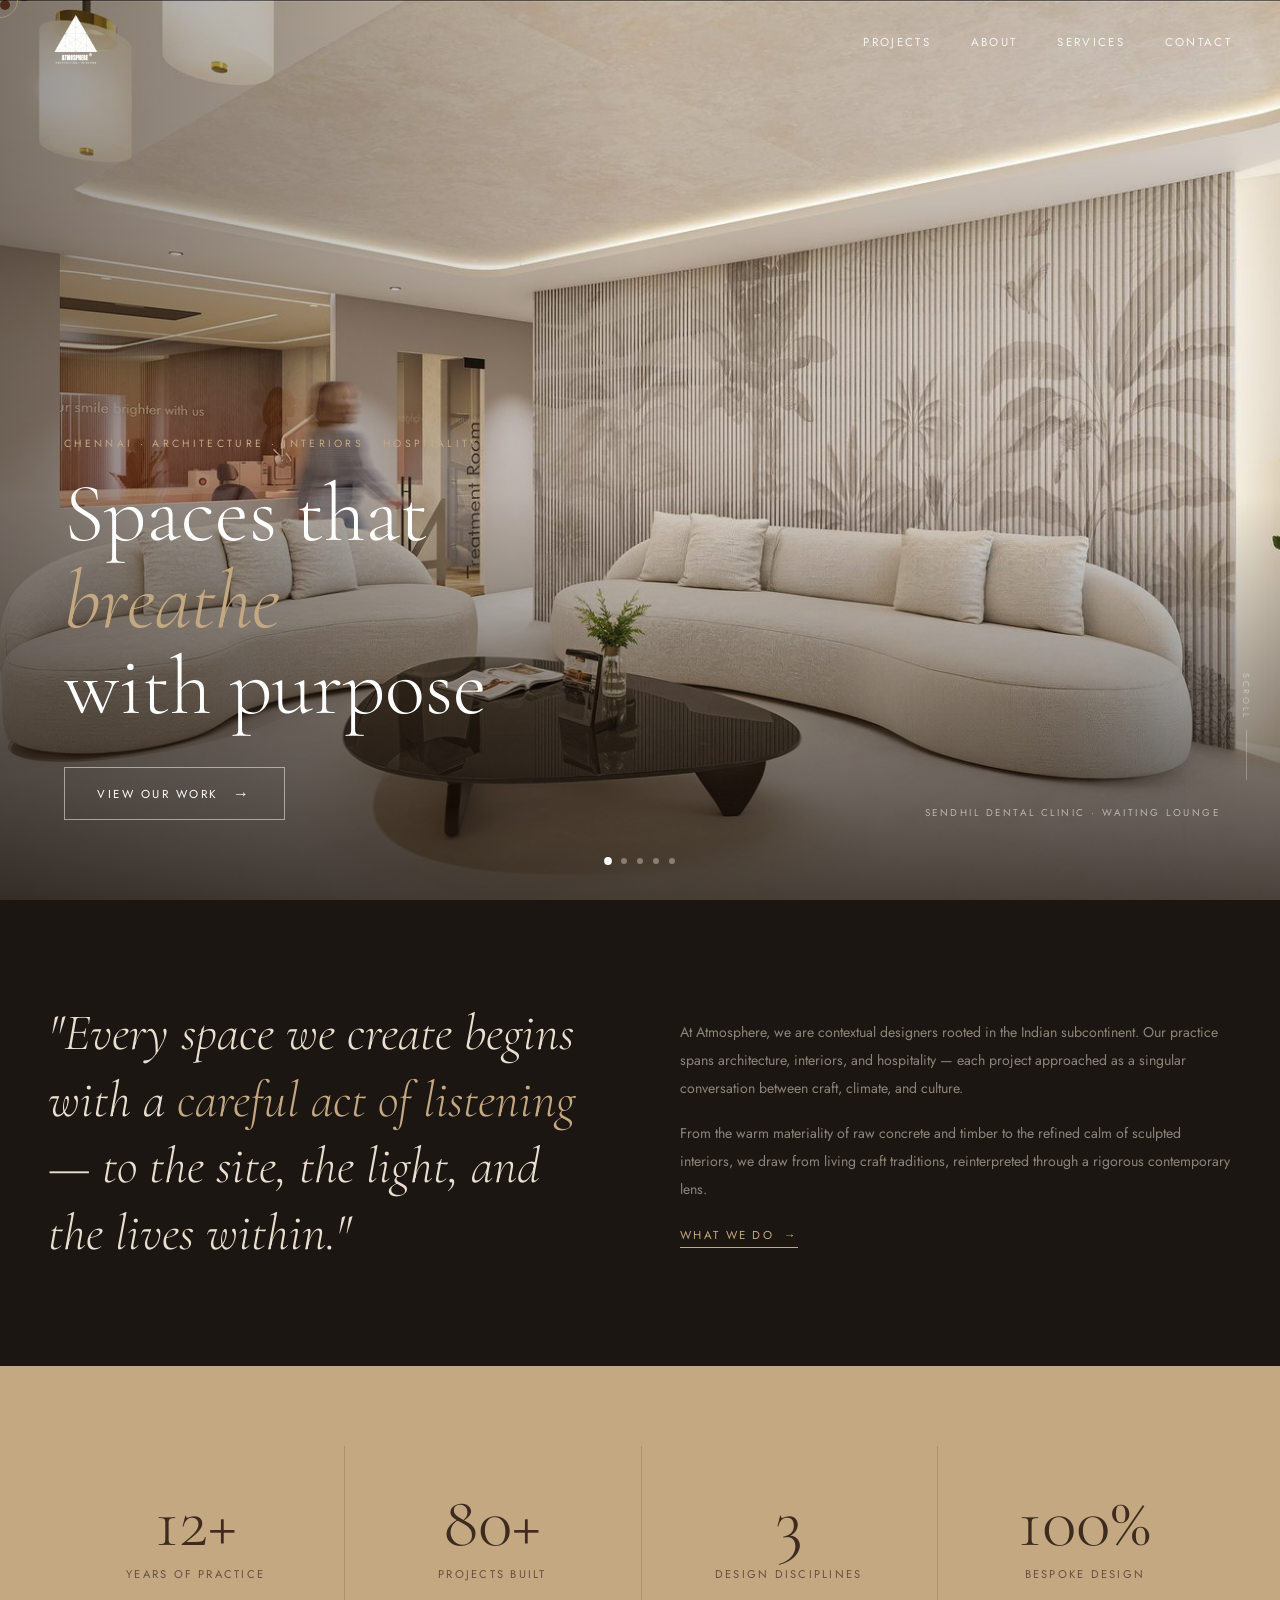
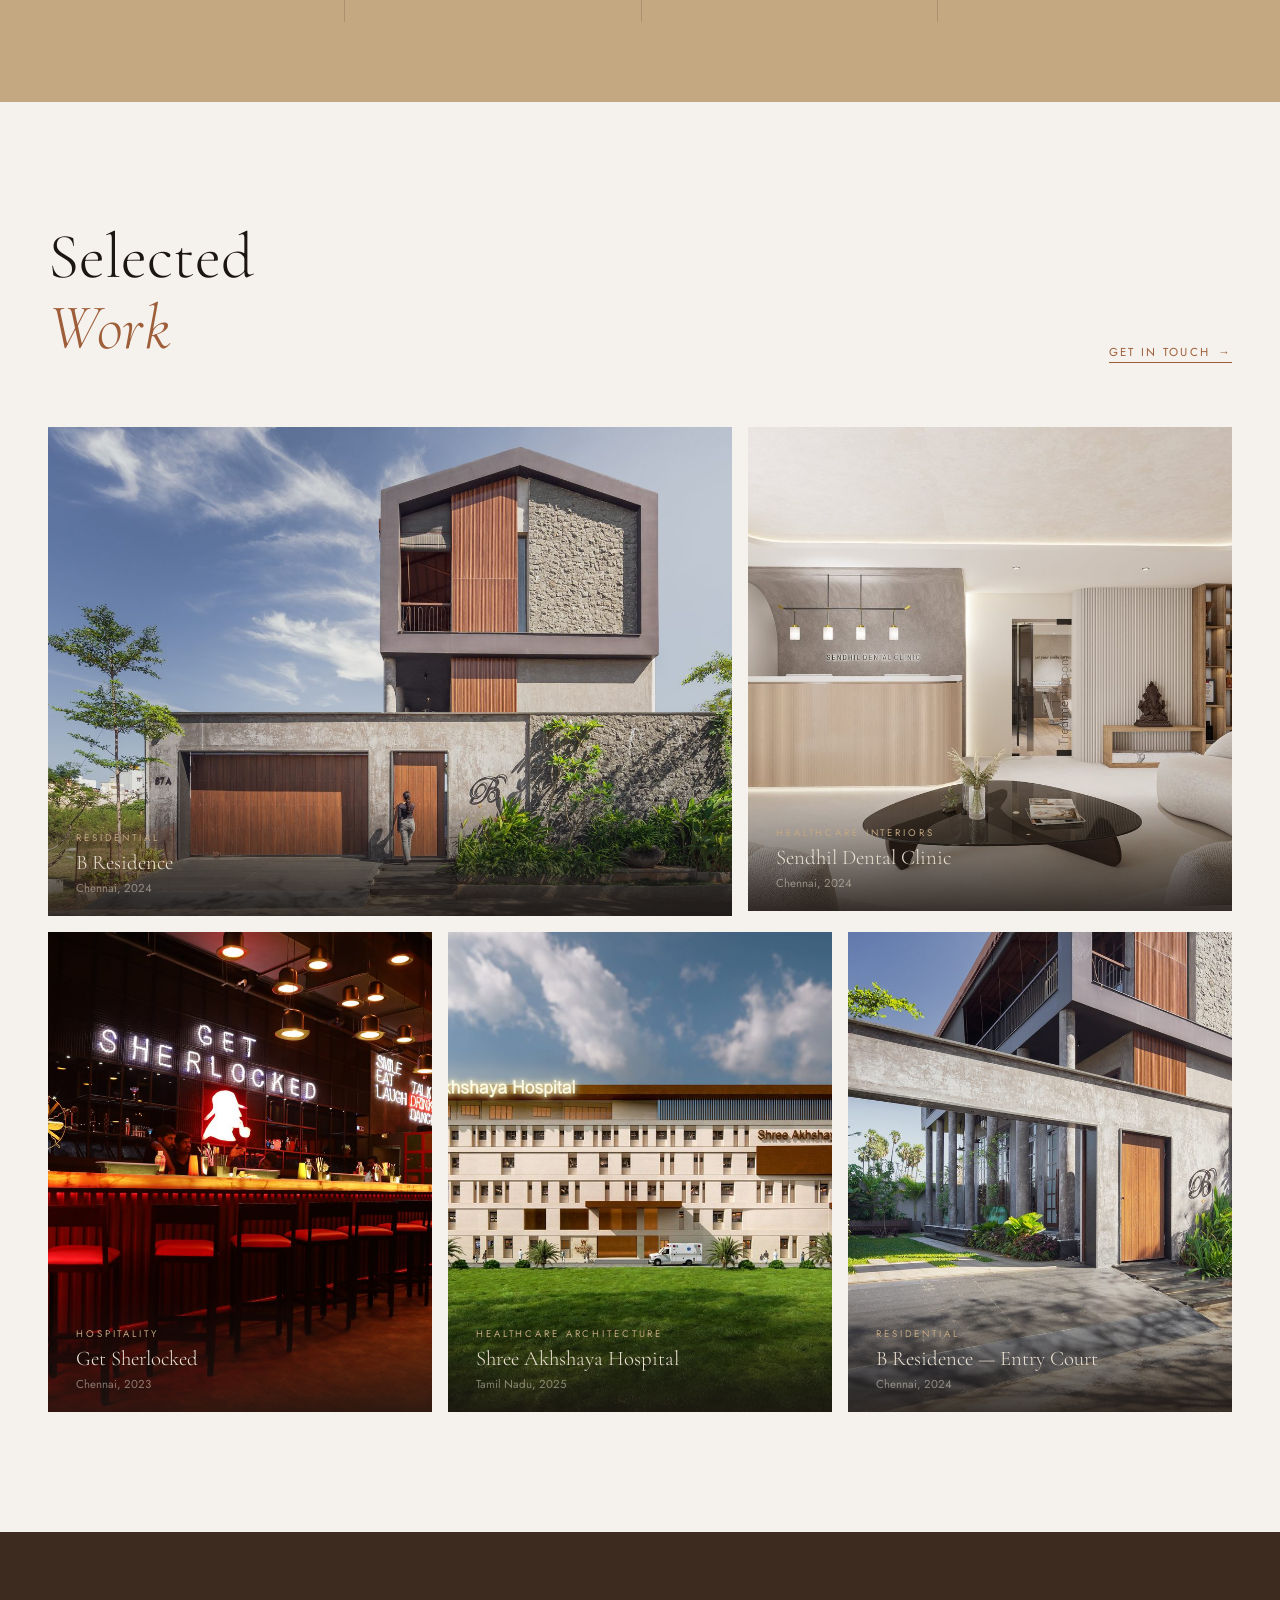
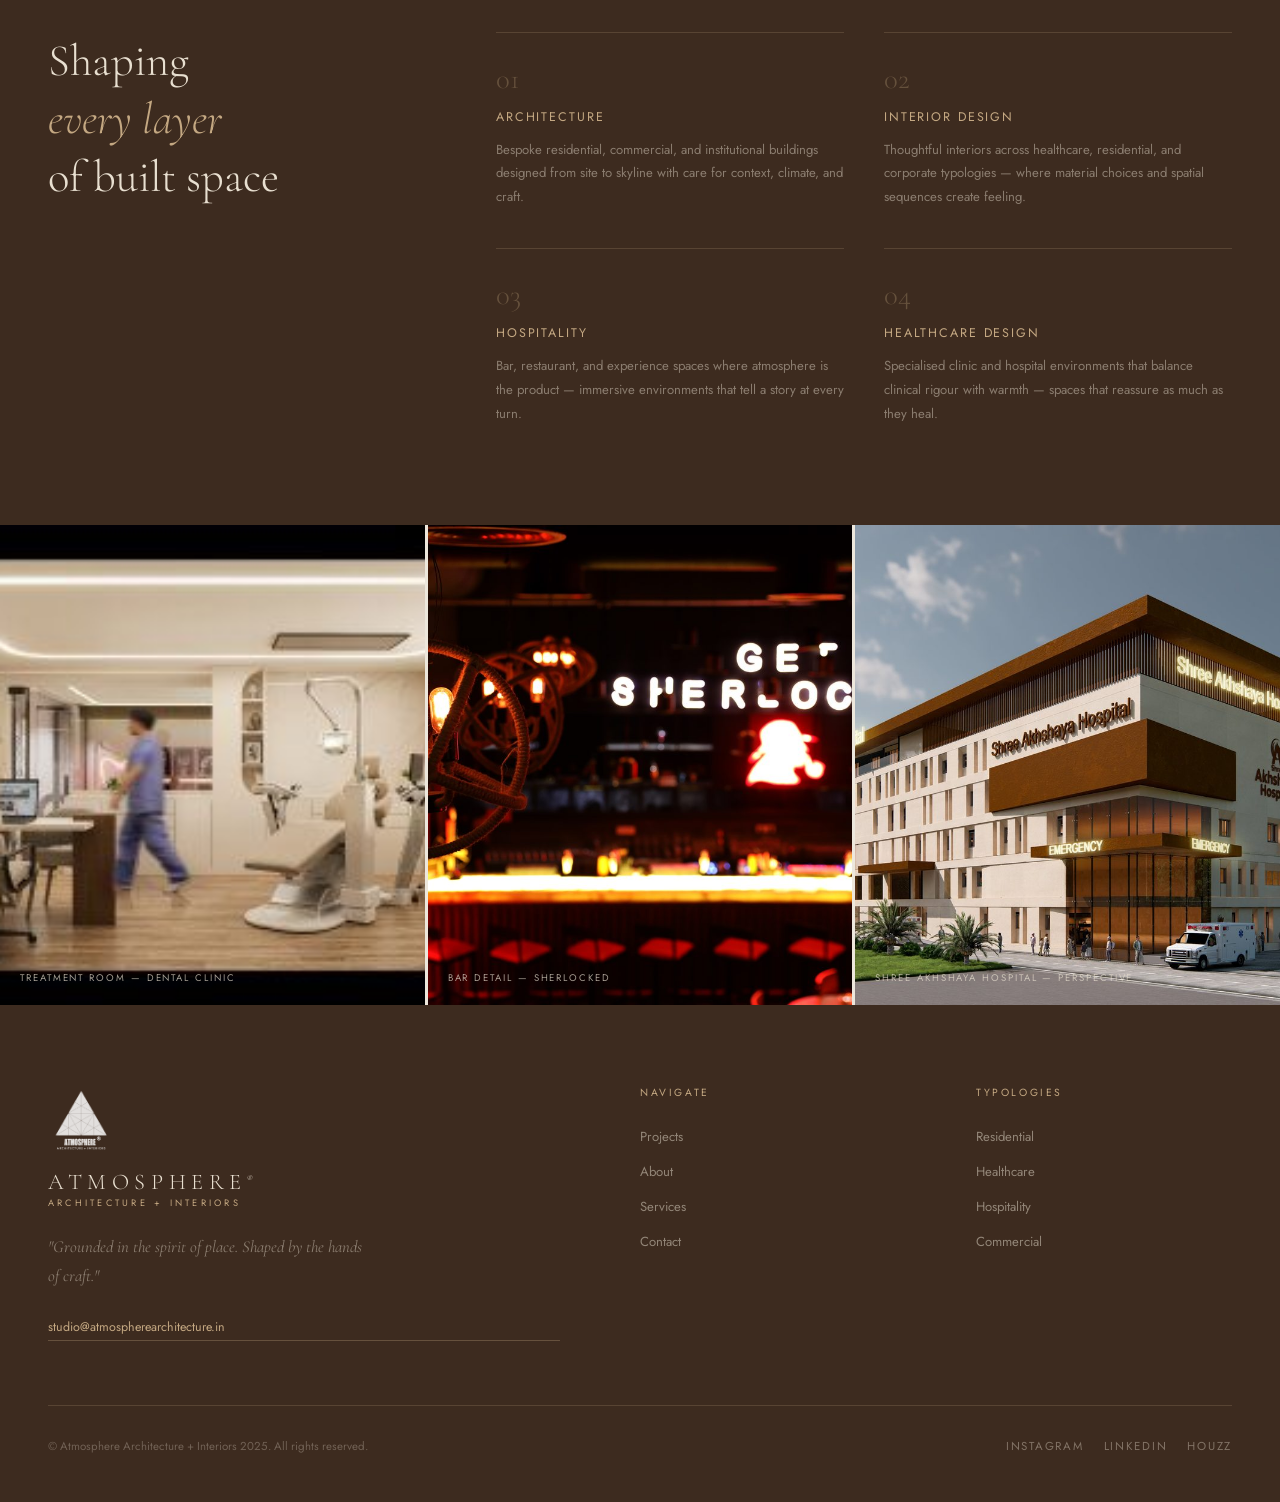
<file: index.html>
<!DOCTYPE html>
<html lang="en">
<head>
  <meta charset="UTF-8">
  <meta name="viewport" content="width=device-width, initial-scale=1.0">
  <title>Atmosphere® — Architecture + Interiors</title>
  <link rel="preconnect" href="https://fonts.googleapis.com">
  <link href="https://fonts.googleapis.com/css2?family=Cormorant+Garamond:ital,wght@0,300;0,400;0,600;1,300;1,400&family=Jost:wght@300;400;500&display=swap" rel="stylesheet">
  <link rel="stylesheet" href="css/style.css">
</head>
<body>

  <!-- Custom Cursor -->
  <div class="cursor" id="cursor"></div>
  <div class="cursor-ring" id="cursorRing"></div>

  <!-- ======================================================
       NAV — floats over full-bleed hero
       ====================================================== -->
  <nav id="nav">
    <a href="#" class="nav-logo">
      <img src="images/logo.png" class="nav-logo-white" alt="Atmosphere Architecture + Interiors">
      <img src="images/logo.png" class="nav-logo-dark"  alt="Atmosphere Architecture + Interiors">
    </a>
    <ul class="nav-links">
      <li><a href="#projects">Projects</a></li>
      <li><a href="#about">About</a></li>
      <li><a href="#services">Services</a></li>
      <li><a href="#contact">Contact</a></li>
    </ul>
    <button class="nav-menu-btn" id="menuBtn" aria-label="Menu">
      <span></span><span></span>
    </button>
  </nav>

  <!-- ======================================================
       HERO — full-viewport slideshow, KSM-style
       ====================================================== -->
  <section class="hero" id="hero">

    <!-- Slides -->
    <div class="slides">
      <div class="slide active" style="background-image:url('images/dental-waiting.jpg')"></div>
      <div class="slide" style="background-image:url('images/house-front.jpg')"></div>
      <div class="slide" style="background-image:url('images/bar-wide.jpg');background-position:center top"></div>
      <div class="slide" style="background-image:url('images/hospital-1.jpg')"></div>
      <div class="slide" style="background-image:url('images/house-verandah.jpg')"></div>
    </div>

    <!-- Dark gradient veil -->
    <div class="hero-veil"></div>

    <!-- Bottom-left text overlay -->
    <div class="hero-content">
      <p class="hero-eyebrow">Chennai · Architecture · Interiors · Hospitality</p>
      <h1 class="hero-title">
        Spaces that<br>
        <em>breathe</em><br>
        with purpose
      </h1>
      <a href="#projects" class="hero-cta">View Our Work <span class="cta-arrow">→</span></a>
    </div>

    <!-- Slide label bottom-right -->
    <div class="hero-label" id="heroLabel">Sendhil Dental Clinic · Waiting Lounge</div>

    <!-- Slide dots -->
    <div class="hero-dots" id="heroDots">
      <button class="dot active" data-i="0"></button>
      <button class="dot" data-i="1"></button>
      <button class="dot" data-i="2"></button>
      <button class="dot" data-i="3"></button>
      <button class="dot" data-i="4"></button>
    </div>

    <!-- Scroll nudge -->
    <div class="scroll-nudge">
      <span class="scroll-text">Scroll</span>
      <span class="scroll-line"></span>
    </div>

  </section>

  <!-- ======================================================
       PHILOSOPHY / ABOUT
       ====================================================== -->
  <div class="philosophy" id="about">
    <blockquote class="philosophy-quote reveal">
      "Every space we create begins with a <span>careful act of listening</span> — to the site, the light, and the lives within."
    </blockquote>
    <div class="reveal">
      <p class="philosophy-text">At Atmosphere, we are contextual designers rooted in the Indian subcontinent. Our practice spans architecture, interiors, and hospitality — each project approached as a singular conversation between craft, climate, and culture.</p>
      <p class="philosophy-text" style="margin-top:16px">From the warm materiality of raw concrete and timber to the refined calm of sculpted interiors, we draw from living craft traditions, reinterpreted through a rigorous contemporary lens.</p>
      <a href="#services" class="philosophy-link">What we do</a>
    </div>
  </div>

  <!-- ======================================================
       STATS
       ====================================================== -->
  <div class="stats">
    <div class="stat reveal"><div class="stat-number">12+</div><div class="stat-label">Years of Practice</div></div>
    <div class="stat reveal"><div class="stat-number">80+</div><div class="stat-label">Projects Built</div></div>
    <div class="stat reveal"><div class="stat-number">3</div><div class="stat-label">Design Disciplines</div></div>
    <div class="stat reveal"><div class="stat-number">100%</div><div class="stat-label">Bespoke Design</div></div>
  </div>

  <!-- ======================================================
       SELECTED PROJECTS
       ====================================================== -->
  <section class="projects" id="projects">
    <div class="projects-header reveal">
      <h2 class="projects-title">Selected<br><em>Work</em></h2>
      <a href="#contact" class="see-all">Get in Touch</a>
    </div>

    <div class="projects-grid">
      <article class="proj-card reveal">
        <div class="proj-img" style="background-image:url('images/house-front.jpg')"></div>
        <div class="proj-info">
          <div class="proj-cat">Residential</div>
          <div class="proj-name">B Residence</div>
          <div class="proj-loc">Chennai, 2024</div>
        </div>
      </article>
      <article class="proj-card reveal">
        <div class="proj-img" style="background-image:url('images/dental-reception.jpg')"></div>
        <div class="proj-info">
          <div class="proj-cat">Healthcare Interiors</div>
          <div class="proj-name">Sendhil Dental Clinic</div>
          <div class="proj-loc">Chennai, 2024</div>
        </div>
      </article>
      <article class="proj-card reveal">
        <div class="proj-img" style="background-image:url('images/bar-wide.jpg');background-position:center top"></div>
        <div class="proj-info">
          <div class="proj-cat">Hospitality</div>
          <div class="proj-name">Get Sherlocked</div>
          <div class="proj-loc">Chennai, 2023</div>
        </div>
      </article>
      <article class="proj-card reveal">
        <div class="proj-img" style="background-image:url('images/hospital-1.jpg')"></div>
        <div class="proj-info">
          <div class="proj-cat">Healthcare Architecture</div>
          <div class="proj-name">Shree Akhshaya Hospital</div>
          <div class="proj-loc">Tamil Nadu, 2025</div>
        </div>
      </article>
      <article class="proj-card reveal">
        <div class="proj-img" style="background-image:url('images/house-entry.jpg')"></div>
        <div class="proj-info">
          <div class="proj-cat">Residential</div>
          <div class="proj-name">B Residence — Entry Court</div>
          <div class="proj-loc">Chennai, 2024</div>
        </div>
      </article>
    </div>
  </section>

  <!-- ======================================================
       SERVICES
       ====================================================== -->
  <div class="services" id="services">
    <div class="services-intro reveal">Shaping<br><em>every layer</em><br>of built space</div>
    <div class="services-grid reveal">
      <div class="service-item">
        <div class="service-num">01</div>
        <div class="service-name">Architecture</div>
        <div class="service-desc">Bespoke residential, commercial, and institutional buildings designed from site to skyline with care for context, climate, and craft.</div>
      </div>
      <div class="service-item">
        <div class="service-num">02</div>
        <div class="service-name">Interior Design</div>
        <div class="service-desc">Thoughtful interiors across healthcare, residential, and corporate typologies — where material choices and spatial sequences create feeling.</div>
      </div>
      <div class="service-item">
        <div class="service-num">03</div>
        <div class="service-name">Hospitality</div>
        <div class="service-desc">Bar, restaurant, and experience spaces where atmosphere is the product — immersive environments that tell a story at every turn.</div>
      </div>
      <div class="service-item">
        <div class="service-num">04</div>
        <div class="service-name">Healthcare Design</div>
        <div class="service-desc">Specialised clinic and hospital environments that balance clinical rigour with warmth — spaces that reassure as much as they heal.</div>
      </div>
    </div>
  </div>

  <!-- ======================================================
       GALLERY STRIP
       ====================================================== -->
  <div class="gallery-strip">
    <div class="gallery-cell">
      <div class="gallery-fill" style="background-image:url('images/dental-treatment.jpg')"></div>
      <div class="gallery-label">Treatment Room — Dental Clinic</div>
    </div>
    <div class="gallery-cell">
      <div class="gallery-fill" style="background-image:url('images/bar-detail.jpg')"></div>
      <div class="gallery-label">Bar Detail — Sherlocked</div>
    </div>
    <div class="gallery-cell">
      <div class="gallery-fill" style="background-image:url('images/hospital-2.jpg')"></div>
      <div class="gallery-label">Shree Akhshaya Hospital — Perspective</div>
    </div>
  </div>

  <!-- ======================================================
       FOOTER / CONTACT
       ====================================================== -->
  <footer id="contact">
    <div class="footer-top">
      <div class="footer-brand reveal">
        <div class="footer-logo-block">
          <img src="images/logo.png" class="footer-logo-img" alt="Atmosphere Architecture + Interiors">
          <div>
            <div class="footer-brand-name">Atmosphere<sup style="font-size:0.5rem;vertical-align:super;">®</sup></div>
            <div class="footer-brand-sub">Architecture + Interiors</div>
          </div>
        </div>
        <p class="footer-tagline">"Grounded in the spirit of place. Shaped by the hands of craft."</p>
        <a href="mailto:studio@atmospherearchitecture.in" class="footer-email">studio@atmospherearchitecture.in</a>
      </div>
      <div class="footer-col reveal">
        <div class="footer-col-title">Navigate</div>
        <ul>
          <li><a href="#projects">Projects</a></li>
          <li><a href="#about">About</a></li>
          <li><a href="#services">Services</a></li>
          <li><a href="#contact">Contact</a></li>
        </ul>
      </div>
      <div class="footer-col reveal">
        <div class="footer-col-title">Typologies</div>
        <ul>
          <li><a href="#projects">Residential</a></li>
          <li><a href="#projects">Healthcare</a></li>
          <li><a href="#projects">Hospitality</a></li>
          <li><a href="#projects">Commercial</a></li>
        </ul>
      </div>
    </div>
    <div class="footer-bottom">
      <span>© Atmosphere Architecture + Interiors 2025. All rights reserved.</span>
      <div class="social-links">
        <a href="#">Instagram</a>
        <a href="#">LinkedIn</a>
        <a href="#">Houzz</a>
      </div>
    </div>
  </footer>

  <!-- ======================================================
       JAVASCRIPT
       ====================================================== -->
  <script>
    /* ── Custom cursor ── */
    const cursor = document.getElementById('cursor');
    const ring   = document.getElementById('cursorRing');
    let mx=0,my=0,rx=0,ry=0;
    document.addEventListener('mousemove', e => {
      mx=e.clientX; my=e.clientY;
      cursor.style.transform=`translate(${mx-5}px,${my-5}px)`;
    });
    (function animRing(){ rx+=(mx-rx)*0.12; ry+=(my-ry)*0.12;
      ring.style.transform=`translate(${rx-18}px,${ry-18}px)`;
      requestAnimationFrame(animRing); })();

    /* ── Nav scroll ── */
    const nav = document.getElementById('nav');
    window.addEventListener('scroll', () => nav.classList.toggle('scrolled', window.scrollY > 80));

    /* ── Hero slideshow ── */
    const slides = document.querySelectorAll('.slide');
    const dots   = document.querySelectorAll('.dot');
    const labels = [
      'Sendhil Dental Clinic · Waiting Lounge',
      'B Residence · Front Elevation · Chennai',
      'Get Sherlocked · Bar · Chennai',
      'Shree Akhshaya Hospital · Tamil Nadu',
      'B Residence · Verandah · Chennai'
    ];
    const labelEl = document.getElementById('heroLabel');
    let current = 0, timer;

    function goTo(n) {
      slides[current].classList.remove('active');
      dots[current].classList.remove('active');
      current = (n + slides.length) % slides.length;
      slides[current].classList.add('active');
      dots[current].classList.add('active');
      labelEl.classList.add('fade-out');
      setTimeout(() => {
        labelEl.textContent = labels[current];
        labelEl.classList.remove('fade-out');
      }, 300);
    }

    function startTimer() { timer = setInterval(() => goTo(current + 1), 5000); }
    function resetTimer()  { clearInterval(timer); startTimer(); }

    dots.forEach(d => d.addEventListener('click', () => { goTo(+d.dataset.i); resetTimer(); }));
    startTimer();

    /* ── Scroll reveal ── */
    const io = new IntersectionObserver(entries => {
      entries.forEach(e => {
        if (e.isIntersecting) { setTimeout(() => e.target.classList.add('visible'), 80); io.unobserve(e.target); }
      });
    }, { threshold: 0.12 });
    document.querySelectorAll('.reveal').forEach(el => io.observe(el));
  </script>

</body>
</html>
</file>
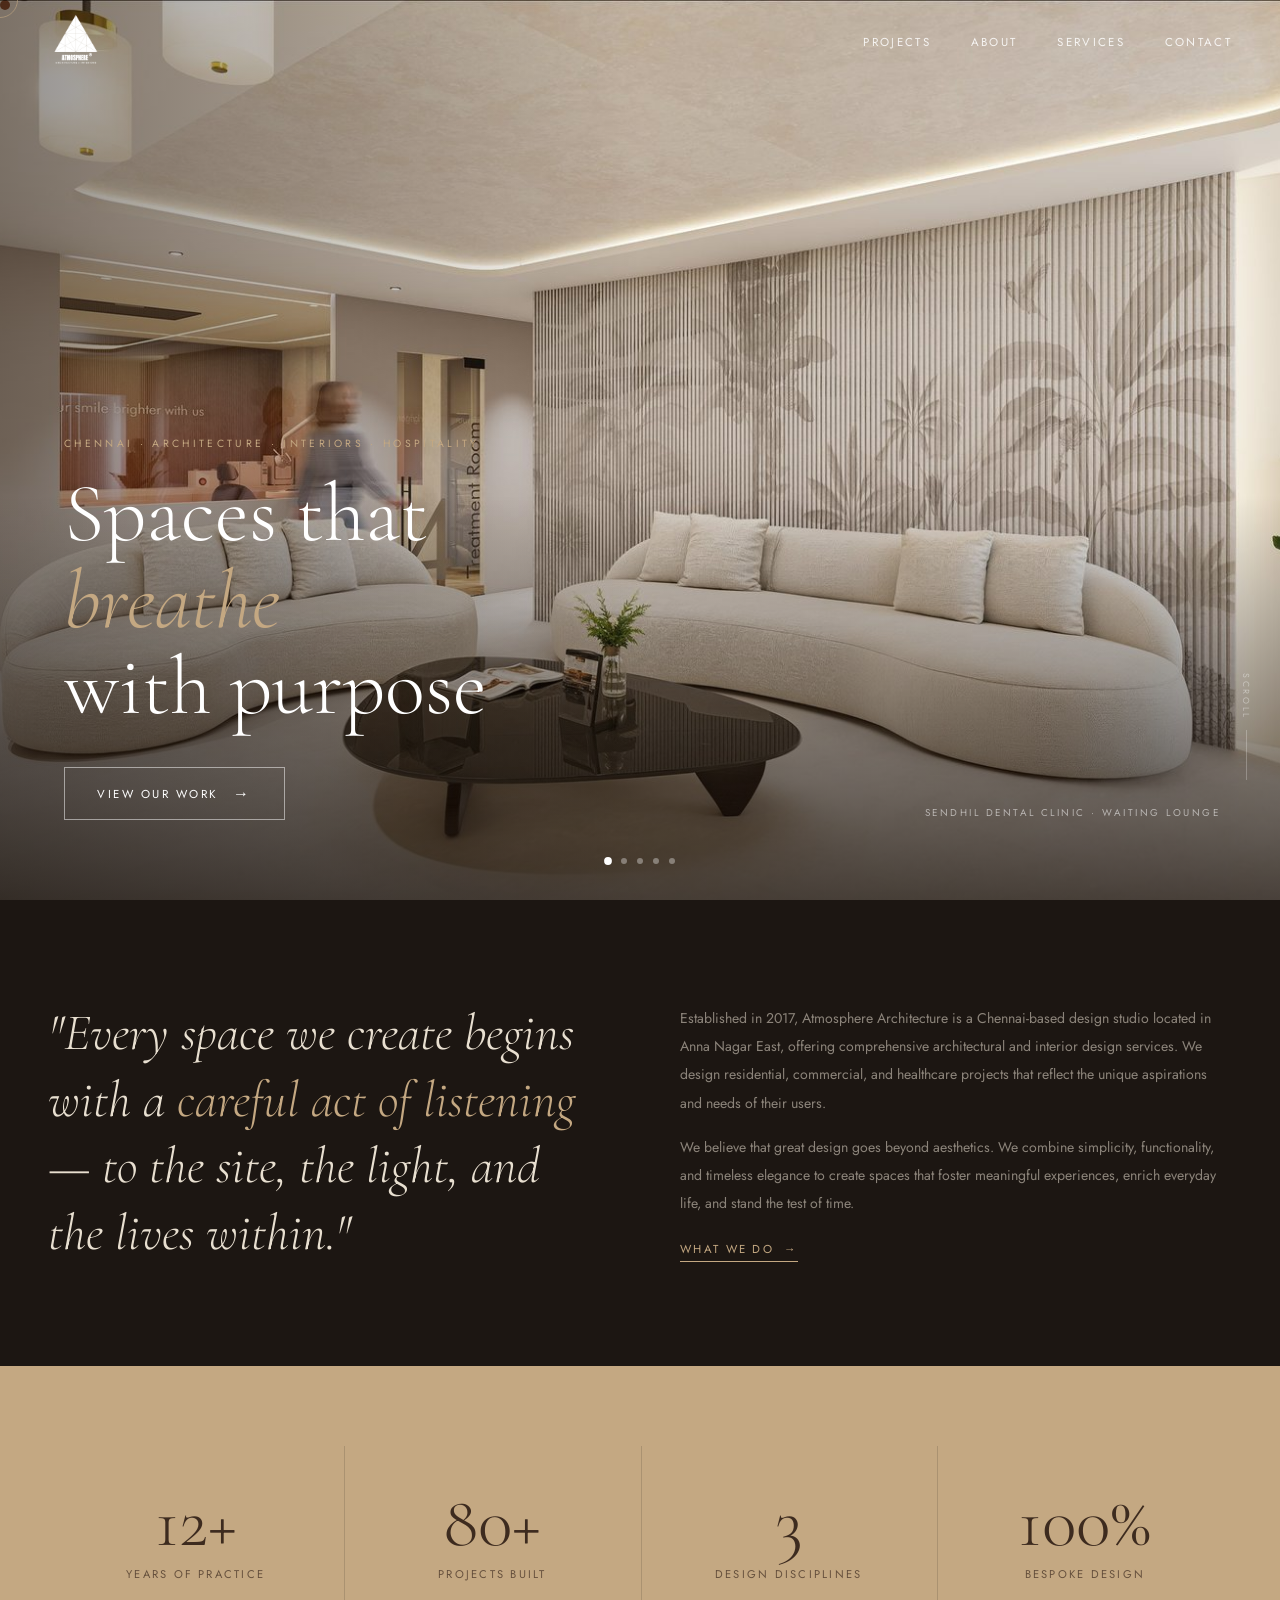
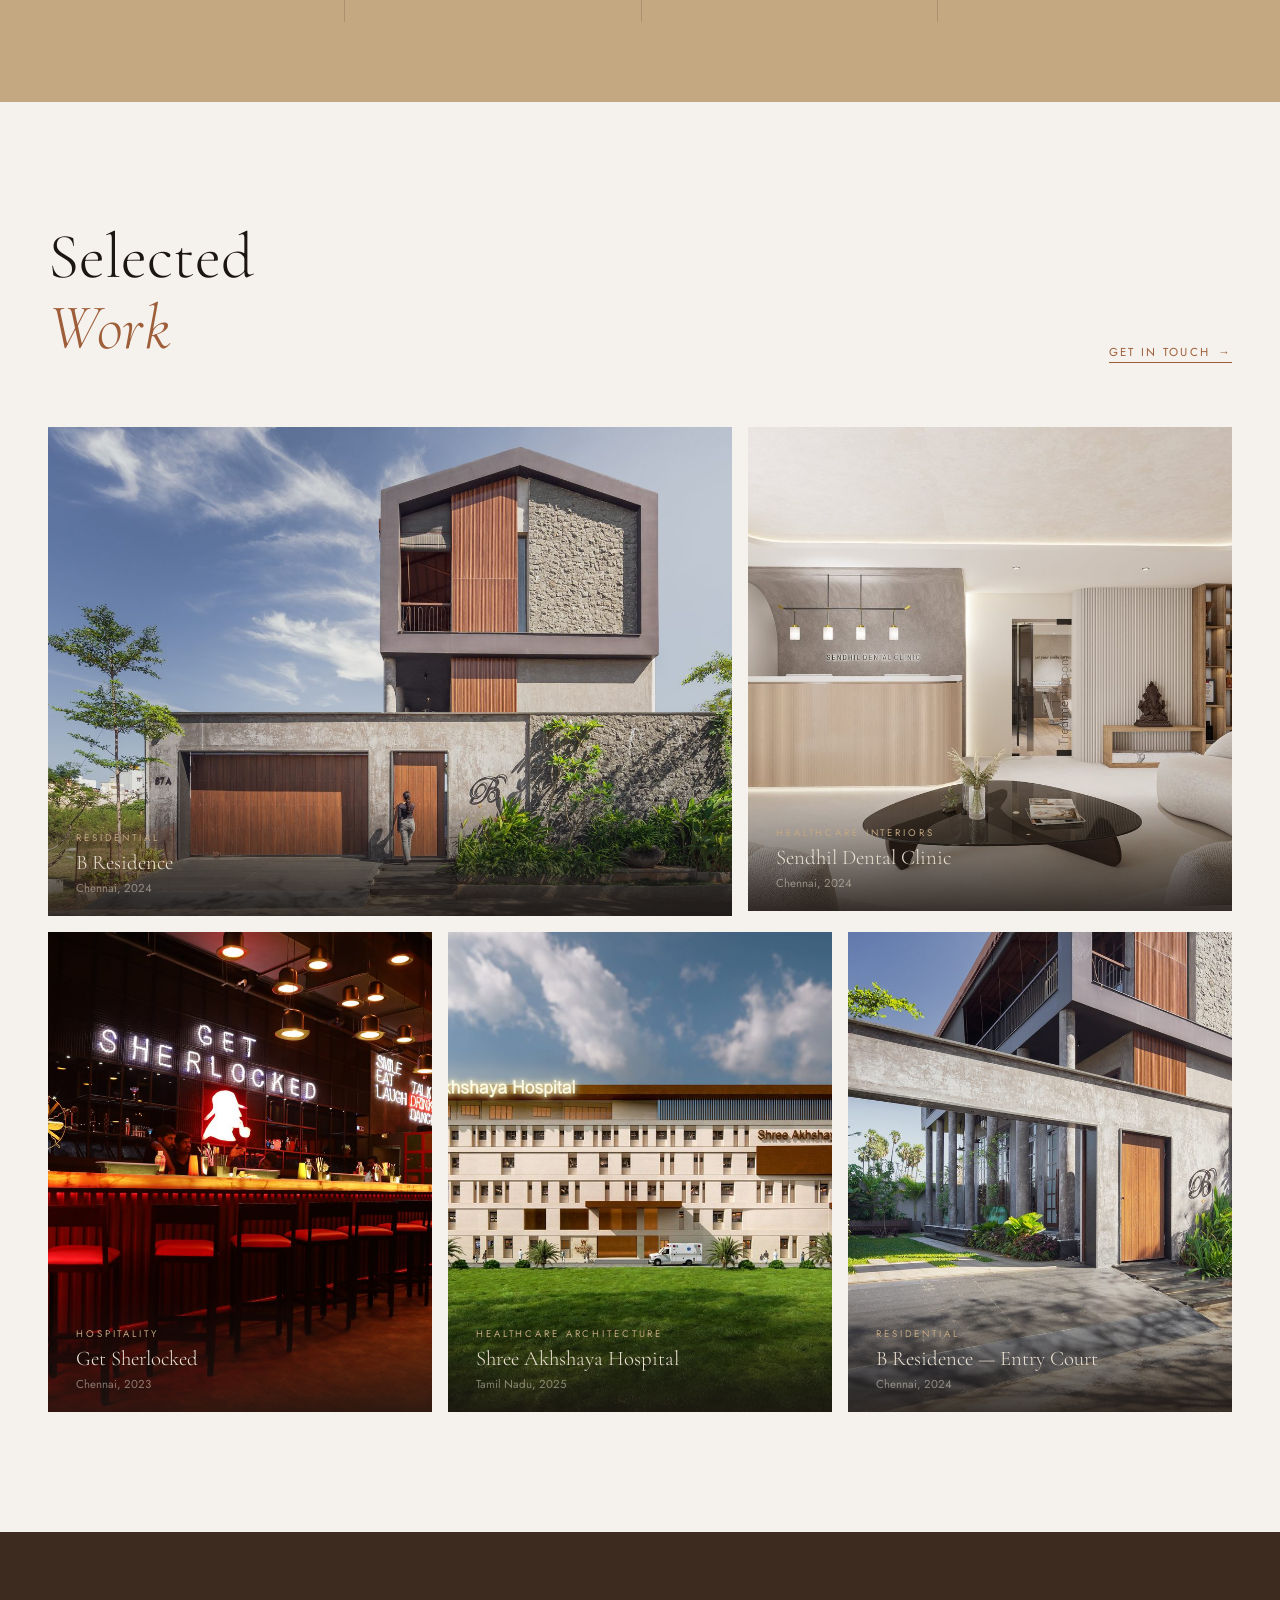
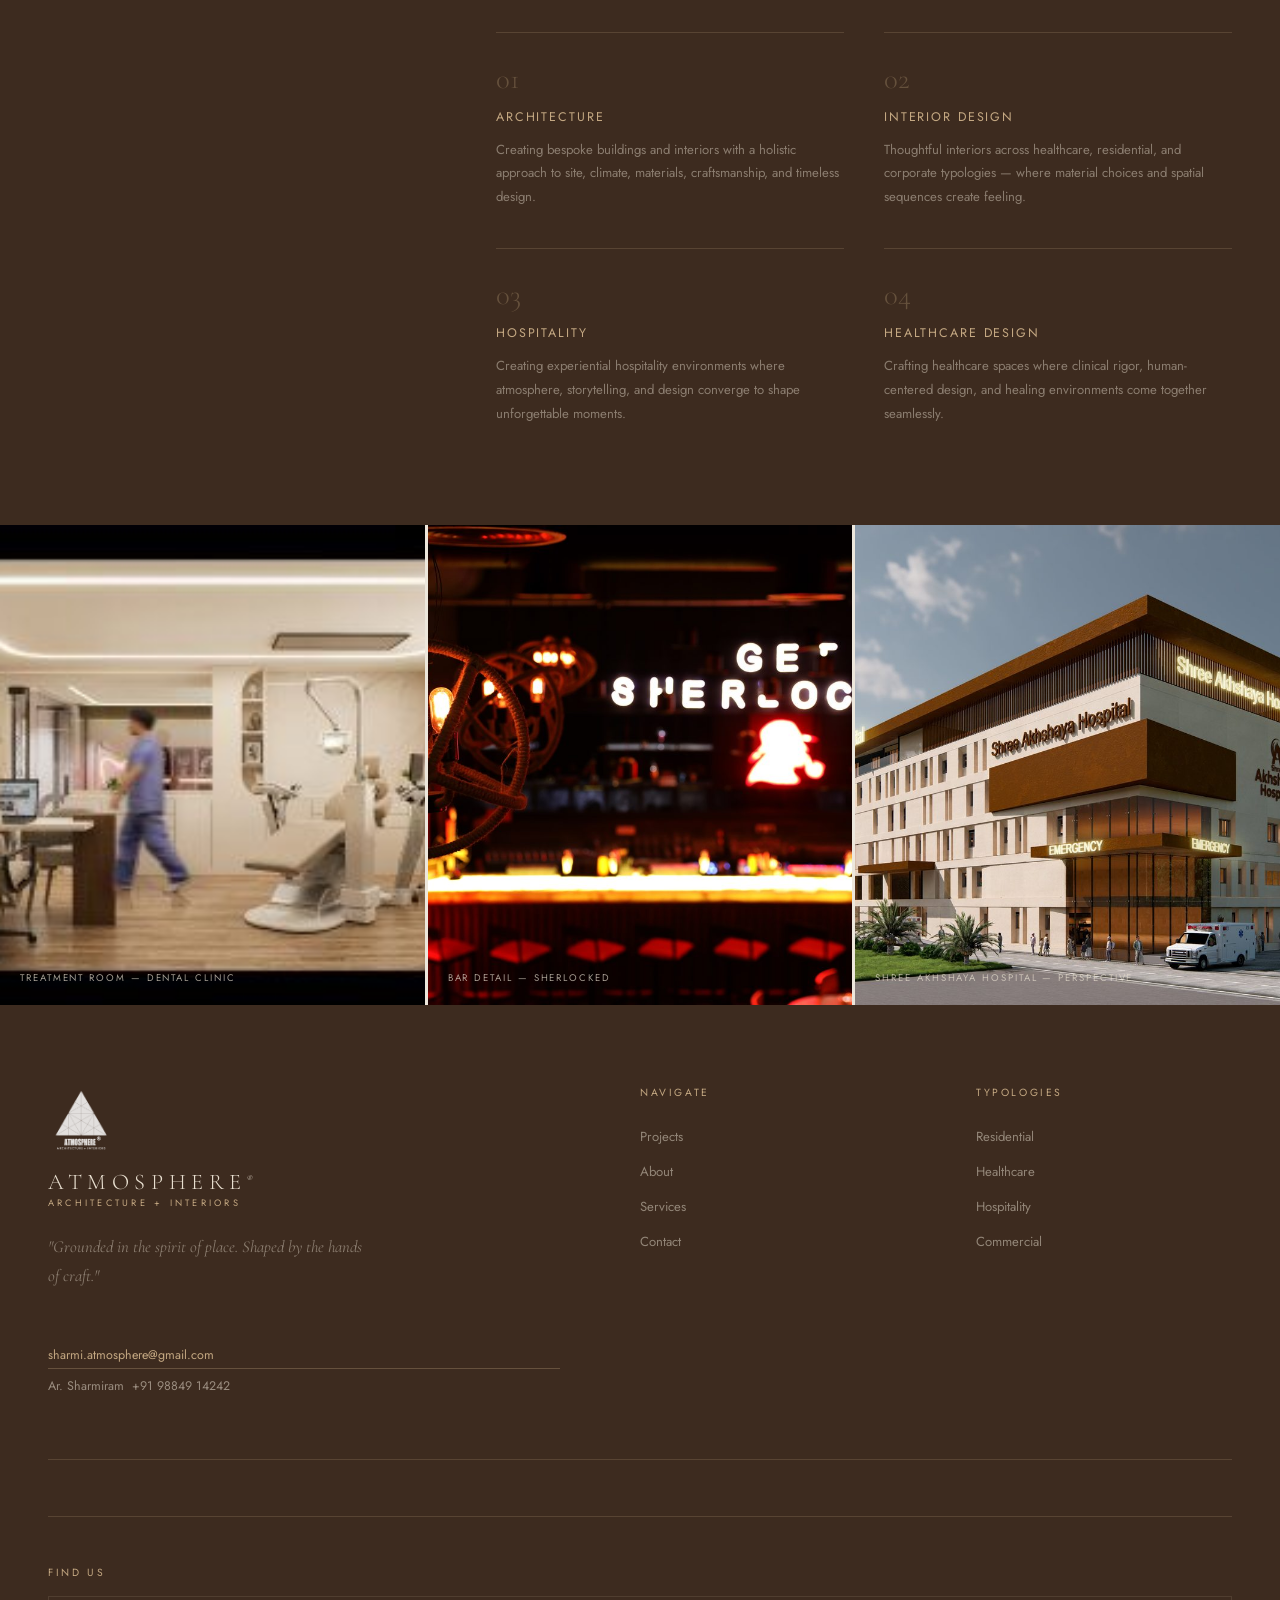
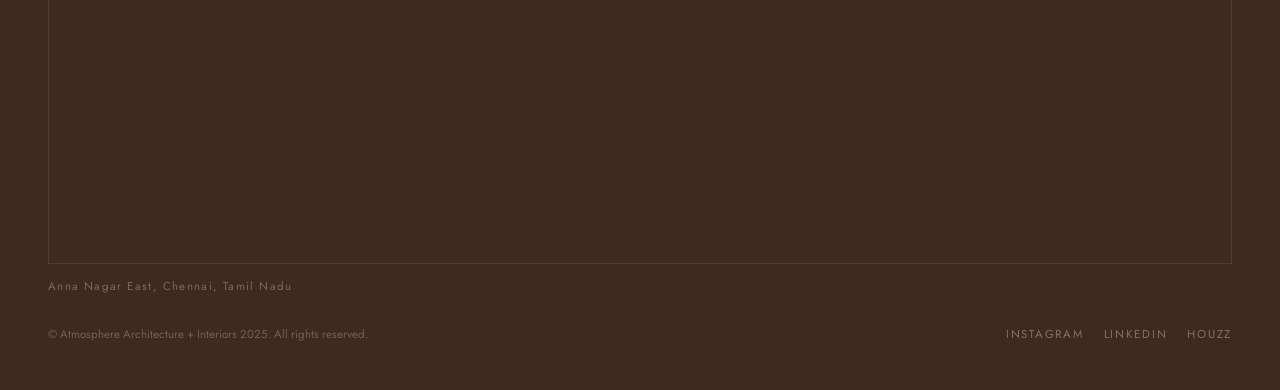
<file: atmosphere-site/index.html>
<!DOCTYPE html>
<html lang="en">
<head>
  <meta charset="UTF-8">
  <meta name="viewport" content="width=device-width, initial-scale=1.0">
  <title>Atmosphere® — Architecture + Interiors</title>
  <link rel="preconnect" href="https://fonts.googleapis.com">
  <link href="https://fonts.googleapis.com/css2?family=Cormorant+Garamond:ital,wght@0,300;0,400;0,600;1,300;1,400&family=Jost:wght@300;400;500&display=swap" rel="stylesheet">
  <link rel="stylesheet" href="css/style.css">
</head>
<body>

  <!-- Custom Cursor -->
  <div class="cursor" id="cursor"></div>
  <div class="cursor-ring" id="cursorRing"></div>

  <!-- ======================================================
       NAV — floats over full-bleed hero
       ====================================================== -->
  <nav id="nav">
    <a href="#" class="nav-logo">
      <img src="images/logo.png" class="nav-logo-white" alt="Atmosphere Architecture + Interiors">
      <img src="images/logo.png" class="nav-logo-dark"  alt="Atmosphere Architecture + Interiors">
    </a>
    <ul class="nav-links">
      <li><a href="#projects">Projects</a></li>
      <li><a href="#about">About</a></li>
      <li><a href="#services">Services</a></li>
      <li><a href="#contact">Contact</a></li>
    </ul>
    <button class="nav-menu-btn" id="menuBtn" aria-label="Menu">
      <span></span><span></span>
    </button>
  </nav>

  <!-- ======================================================
       HERO — full-viewport slideshow, KSM-style
       ====================================================== -->
  <section class="hero" id="hero">

    <!-- Slides -->
    <div class="slides">
      <div class="slide active" style="background-image:url('images/dental-waiting.jpg')"></div>
      <div class="slide" style="background-image:url('images/house-front.jpg')"></div>
      <div class="slide" style="background-image:url('images/bar-wide.jpg');background-position:center top"></div>
      <div class="slide" style="background-image:url('images/hospital-1.jpg')"></div>
      <div class="slide" style="background-image:url('images/house-verandah.jpg')"></div>
    </div>

    <!-- Dark gradient veil -->
    <div class="hero-veil"></div>

    <!-- Bottom-left text overlay -->
    <div class="hero-content">
      <p class="hero-eyebrow">Chennai · Architecture · Interiors · Hospitality</p>
      <h1 class="hero-title">
        Spaces that<br>
        <em>breathe</em><br>
        with purpose
      </h1>
      <a href="#projects" class="hero-cta">View Our Work <span class="cta-arrow">→</span></a>
    </div>

    <!-- Slide label bottom-right -->
    <div class="hero-label" id="heroLabel">Sendhil Dental Clinic · Waiting Lounge</div>

    <!-- Slide dots -->
    <div class="hero-dots" id="heroDots">
      <button class="dot active" data-i="0"></button>
      <button class="dot" data-i="1"></button>
      <button class="dot" data-i="2"></button>
      <button class="dot" data-i="3"></button>
      <button class="dot" data-i="4"></button>
    </div>

    <!-- Scroll nudge -->
    <div class="scroll-nudge">
      <span class="scroll-text">Scroll</span>
      <span class="scroll-line"></span>
    </div>

  </section>

  <!-- ======================================================
       PHILOSOPHY / ABOUT
       ====================================================== -->
  <div class="philosophy" id="about">
    <blockquote class="philosophy-quote reveal">
      "Every space we create begins with a <span>careful act of listening</span> — to the site, the light, and the lives within."
    </blockquote>
    <div class="reveal">
      <p class="philosophy-text">Established in 2017, Atmosphere Architecture is a Chennai-based design studio located in Anna Nagar East, offering comprehensive architectural and interior design services. We design residential, commercial, and healthcare projects that reflect the unique aspirations and needs of their users.</p>
      <p class="philosophy-text" style="margin-top:16px">We believe that great design goes beyond aesthetics. We combine simplicity, functionality, and timeless elegance to create spaces that foster meaningful experiences, enrich everyday life, and stand the test of time.</p>
      <a href="#services" class="philosophy-link">What we do</a>
    </div>
  </div>

  <!-- ======================================================
       STATS
       ====================================================== -->
  <div class="stats">
    <div class="stat reveal"><div class="stat-number">12+</div><div class="stat-label">Years of Practice</div></div>
    <div class="stat reveal"><div class="stat-number">80+</div><div class="stat-label">Projects Built</div></div>
    <div class="stat reveal"><div class="stat-number">3</div><div class="stat-label">Design Disciplines</div></div>
    <div class="stat reveal"><div class="stat-number">100%</div><div class="stat-label">Bespoke Design</div></div>
  </div>

  <!-- ======================================================
       SELECTED PROJECTS
       ====================================================== -->
  <section class="projects" id="projects">
    <div class="projects-header reveal">
      <h2 class="projects-title">Selected<br><em>Work</em></h2>
      <a href="#contact" class="see-all">Get in Touch</a>
    </div>

    <div class="projects-grid">
      <article class="proj-card reveal">
        <div class="proj-img" style="background-image:url('images/house-front.jpg')"></div>
        <div class="proj-info">
          <div class="proj-cat">Residential</div>
          <div class="proj-name">B Residence</div>
          <div class="proj-loc">Chennai, 2024</div>
        </div>
      </article>
      <article class="proj-card reveal">
        <div class="proj-img" style="background-image:url('images/dental-reception.jpg')"></div>
        <div class="proj-info">
          <div class="proj-cat">Healthcare Interiors</div>
          <div class="proj-name">Sendhil Dental Clinic</div>
          <div class="proj-loc">Chennai, 2024</div>
        </div>
      </article>
      <article class="proj-card reveal">
        <div class="proj-img" style="background-image:url('images/bar-wide.jpg');background-position:center top"></div>
        <div class="proj-info">
          <div class="proj-cat">Hospitality</div>
          <div class="proj-name">Get Sherlocked</div>
          <div class="proj-loc">Chennai, 2023</div>
        </div>
      </article>
      <article class="proj-card reveal">
        <div class="proj-img" style="background-image:url('images/hospital-1.jpg')"></div>
        <div class="proj-info">
          <div class="proj-cat">Healthcare Architecture</div>
          <div class="proj-name">Shree Akhshaya Hospital</div>
          <div class="proj-loc">Tamil Nadu, 2025</div>
        </div>
      </article>
      <article class="proj-card reveal">
        <div class="proj-img" style="background-image:url('images/house-entry.jpg')"></div>
        <div class="proj-info">
          <div class="proj-cat">Residential</div>
          <div class="proj-name">B Residence — Entry Court</div>
          <div class="proj-loc">Chennai, 2024</div>
        </div>
      </article>
    </div>
  </section>

  <!-- ======================================================
       SERVICES
       ====================================================== -->
  <div class="services" id="services">
    <div class="services-intro reveal">Shaping<br><em>every layer</em><br>of built space</div>
    <div class="services-grid reveal">
      <div class="service-item">
        <div class="service-num">01</div>
        <div class="service-name">Architecture</div>
        <div class="service-desc">Creating bespoke buildings and interiors with a holistic approach to site, climate, materials, craftsmanship, and timeless design.</div>
      </div>
      <div class="service-item">
        <div class="service-num">02</div>
        <div class="service-name">Interior Design</div>
        <div class="service-desc">Thoughtful interiors across healthcare, residential, and corporate typologies — where material choices and spatial sequences create feeling.</div>
      </div>
      <div class="service-item">
        <div class="service-num">03</div>
        <div class="service-name">Hospitality</div>
        <div class="service-desc">Creating experiential hospitality environments where atmosphere, storytelling, and design converge to shape unforgettable moments.</div>
      </div>
      <div class="service-item">
        <div class="service-num">04</div>
        <div class="service-name">Healthcare Design</div>
        <div class="service-desc">Crafting healthcare spaces where clinical rigor, human-centered design, and healing environments come together seamlessly.</div>
      </div>
    </div>
  </div>

  <!-- ======================================================
       GALLERY STRIP
       ====================================================== -->
  <div class="gallery-strip">
    <div class="gallery-cell">
      <div class="gallery-fill" style="background-image:url('images/dental-treatment.jpg')"></div>
      <div class="gallery-label">Treatment Room — Dental Clinic</div>
    </div>
    <div class="gallery-cell">
      <div class="gallery-fill" style="background-image:url('images/bar-detail.jpg')"></div>
      <div class="gallery-label">Bar Detail — Sherlocked</div>
    </div>
    <div class="gallery-cell">
      <div class="gallery-fill" style="background-image:url('images/hospital-2.jpg')"></div>
      <div class="gallery-label">Shree Akhshaya Hospital — Perspective</div>
    </div>
  </div>

  <!-- ======================================================
       FOOTER / CONTACT
       ====================================================== -->
  <footer id="contact">
    <div class="footer-top">
      <div class="footer-brand reveal">
        <div class="footer-logo-block">
          <img src="images/logo.png" class="footer-logo-img" alt="Atmosphere Architecture + Interiors">
          <div>
            <div class="footer-brand-name">Atmosphere<sup style="font-size:0.5rem;vertical-align:super;">®</sup></div>
            <div class="footer-brand-sub">Architecture + Interiors</div>
          </div>
        </div>
        <p class="footer-tagline">"Grounded in the spirit of place. Shaped by the hands of craft."</p>
        <div class="footer-contact-details">
          <a href="mailto:sharmi.atmosphere@gmail.com" class="footer-email">sharmi.atmosphere@gmail.com</a>
          <a href="tel:+919884914242" class="footer-phone">Ar. Sharmiram &nbsp;+91 98849 14242</a>
        </div>
      </div>
      <div class="footer-col reveal">
        <div class="footer-col-title">Navigate</div>
        <ul>
          <li><a href="#projects">Projects</a></li>
          <li><a href="#about">About</a></li>
          <li><a href="#services">Services</a></li>
          <li><a href="#contact">Contact</a></li>
        </ul>
      </div>
      <div class="footer-col reveal">
        <div class="footer-col-title">Typologies</div>
        <ul>
          <li><a href="#projects">Residential</a></li>
          <li><a href="#projects">Healthcare</a></li>
          <li><a href="#projects">Hospitality</a></li>
          <li><a href="#projects">Commercial</a></li>
        </ul>
      </div>
    </div>

    <!-- Google Map -->
    <div class="footer-map reveal">
      <div class="footer-col-title" style="margin-bottom:16px;">Find Us</div>
      <div class="map-wrapper">
        <iframe
          src="https://www.google.com/maps/embed?pb=!1m18!1m12!1m3!1d3885.8088936791397!2d80.20956767505805!3d13.087219087244485!2m3!1f0!2f0!3f0!3m2!1i1024!2i768!4f13.1!3m3!1m2!1s0x3a5265f7c8343c29%3A0x88e94d16c8234e3e!2sAtmosphere%20Architecture!5e0!3m2!1sen!2sin!4v1718364000000!5m2!1sen!2sin"
          width="100%" height="260" style="border:0;" allowfullscreen="" loading="lazy"
          referrerpolicy="no-referrer-when-downgrade" title="Atmosphere Architecture Location">
        </iframe>
      </div>
      <p class="footer-address">Anna Nagar East, Chennai, Tamil Nadu</p>
    </div>

    <div class="footer-bottom">
      <span>© Atmosphere Architecture + Interiors 2025. All rights reserved.</span>
      <div class="social-links">
        <a href="https://www.instagram.com/atmosphere.architecture_india/" target="_blank" rel="noopener noreferrer">Instagram</a>
        <a href="#">LinkedIn</a>
        <a href="#">Houzz</a>
      </div>
    </div>
  </footer>

  <!-- ======================================================
       JAVASCRIPT
       ====================================================== -->
  <script>
    /* ── Custom cursor ── */
    const cursor = document.getElementById('cursor');
    const ring   = document.getElementById('cursorRing');
    let mx=0,my=0,rx=0,ry=0;
    document.addEventListener('mousemove', e => {
      mx=e.clientX; my=e.clientY;
      cursor.style.transform=`translate(${mx-5}px,${my-5}px)`;
    });
    (function animRing(){ rx+=(mx-rx)*0.12; ry+=(my-ry)*0.12;
      ring.style.transform=`translate(${rx-18}px,${ry-18}px)`;
      requestAnimationFrame(animRing); })();

    /* ── Nav scroll ── */
    const nav = document.getElementById('nav');
    window.addEventListener('scroll', () => nav.classList.toggle('scrolled', window.scrollY > 80));

    /* ── Hero slideshow ── */
    const slides = document.querySelectorAll('.slide');
    const dots   = document.querySelectorAll('.dot');
    const labels = [
      'Sendhil Dental Clinic · Waiting Lounge',
      'B Residence · Front Elevation · Chennai',
      'Get Sherlocked · Bar · Chennai',
      'Shree Akhshaya Hospital · Tamil Nadu',
      'B Residence · Verandah · Chennai'
    ];
    const labelEl = document.getElementById('heroLabel');
    let current = 0, timer;

    function goTo(n) {
      slides[current].classList.remove('active');
      dots[current].classList.remove('active');
      current = (n + slides.length) % slides.length;
      slides[current].classList.add('active');
      dots[current].classList.add('active');
      labelEl.classList.add('fade-out');
      setTimeout(() => {
        labelEl.textContent = labels[current];
        labelEl.classList.remove('fade-out');
      }, 300);
    }

    function startTimer() { timer = setInterval(() => goTo(current + 1), 5000); }
    function resetTimer()  { clearInterval(timer); startTimer(); }

    dots.forEach(d => d.addEventListener('click', () => { goTo(+d.dataset.i); resetTimer(); }));
    startTimer();

    /* ── Scroll reveal ── */
    const io = new IntersectionObserver(entries => {
      entries.forEach(e => {
        if (e.isIntersecting) { setTimeout(() => e.target.classList.add('visible'), 80); io.unobserve(e.target); }
      });
    }, { threshold: 0.12 });
    document.querySelectorAll('.reveal').forEach(el => io.observe(el));
  </script>

</body>
</html>
</file>
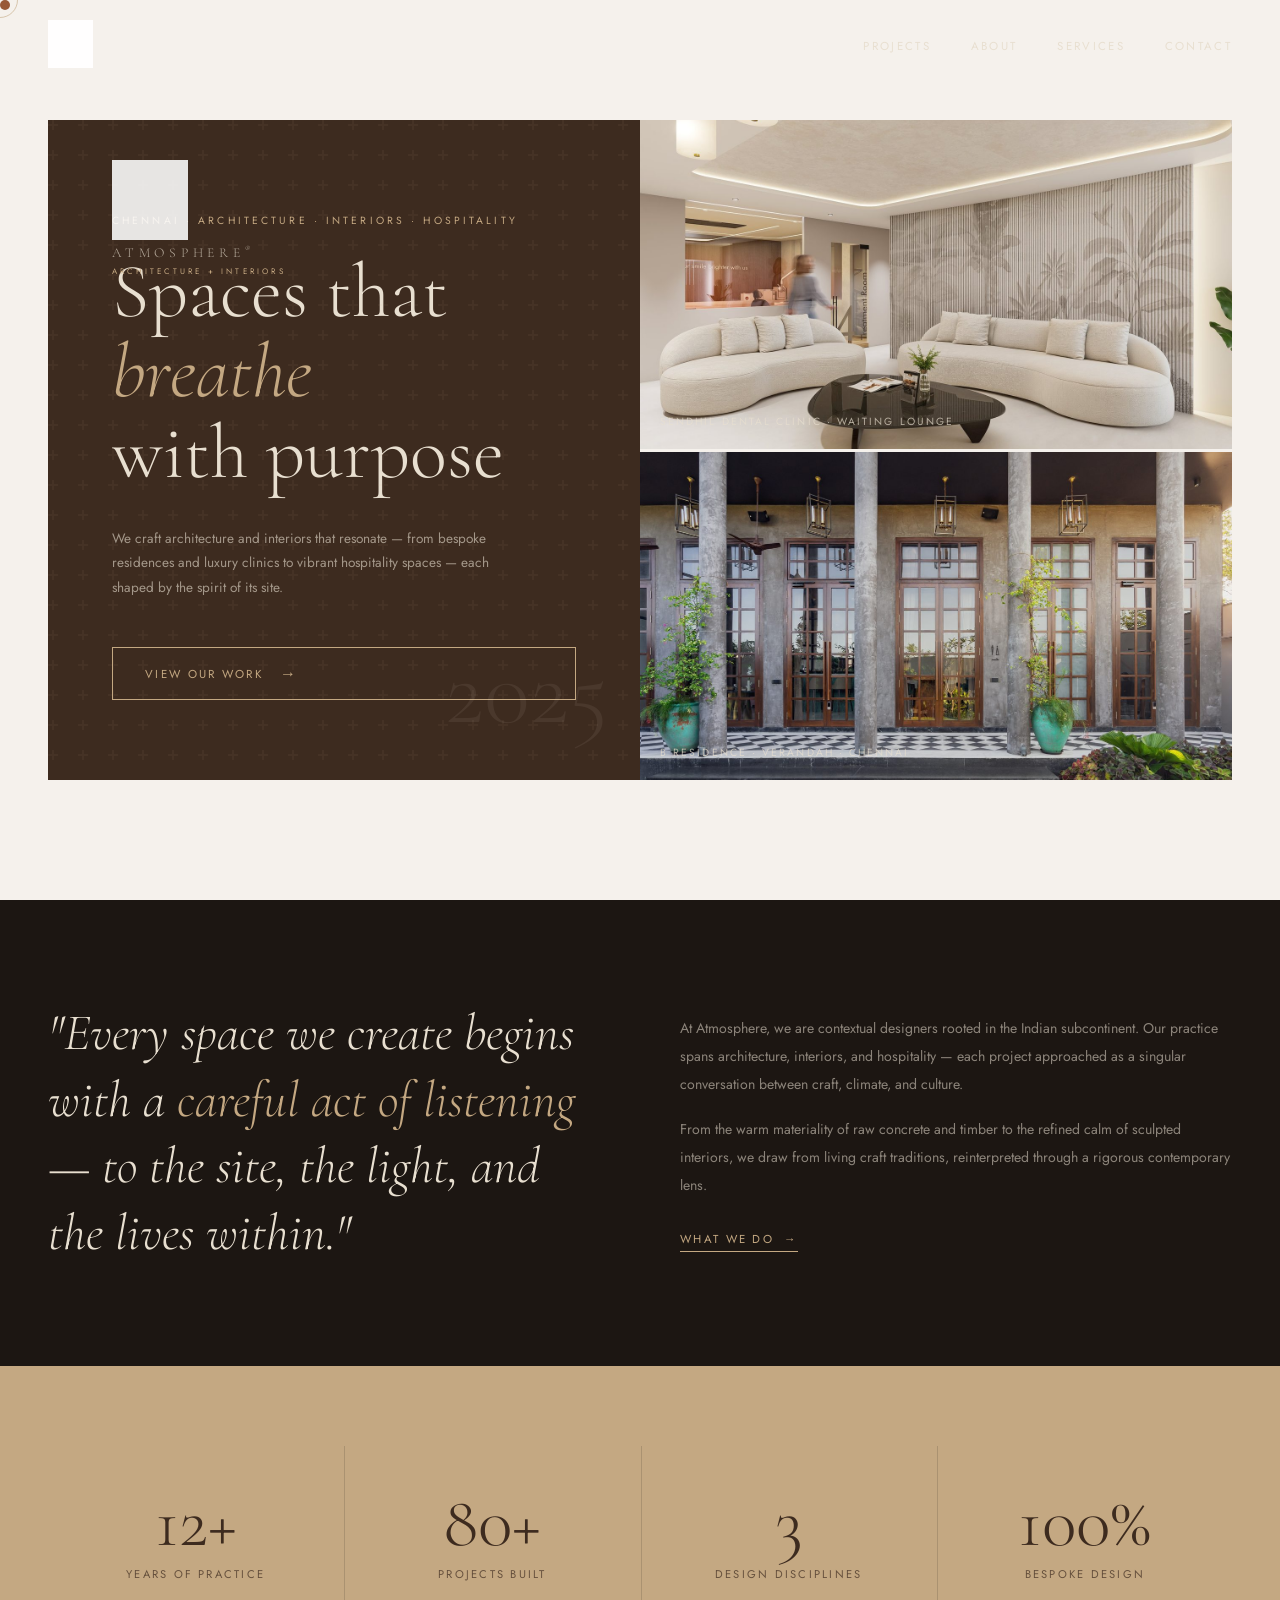
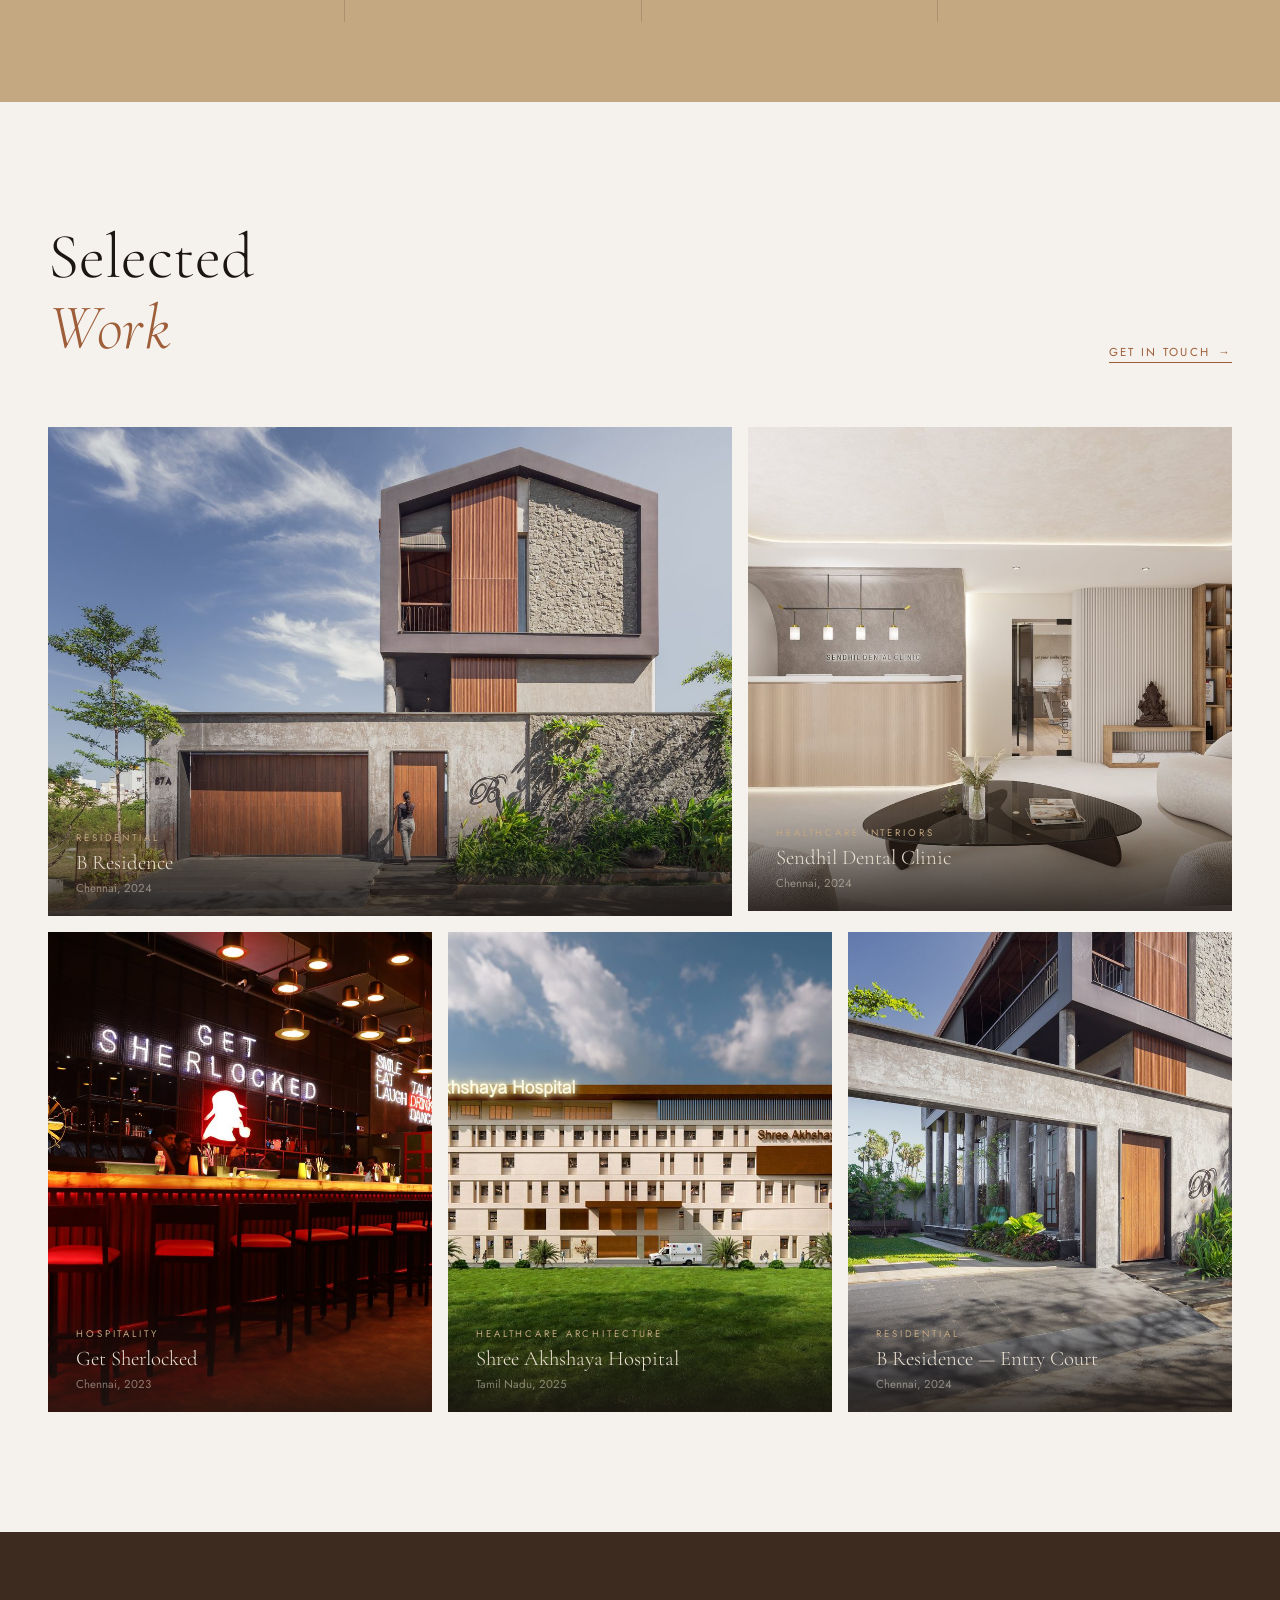
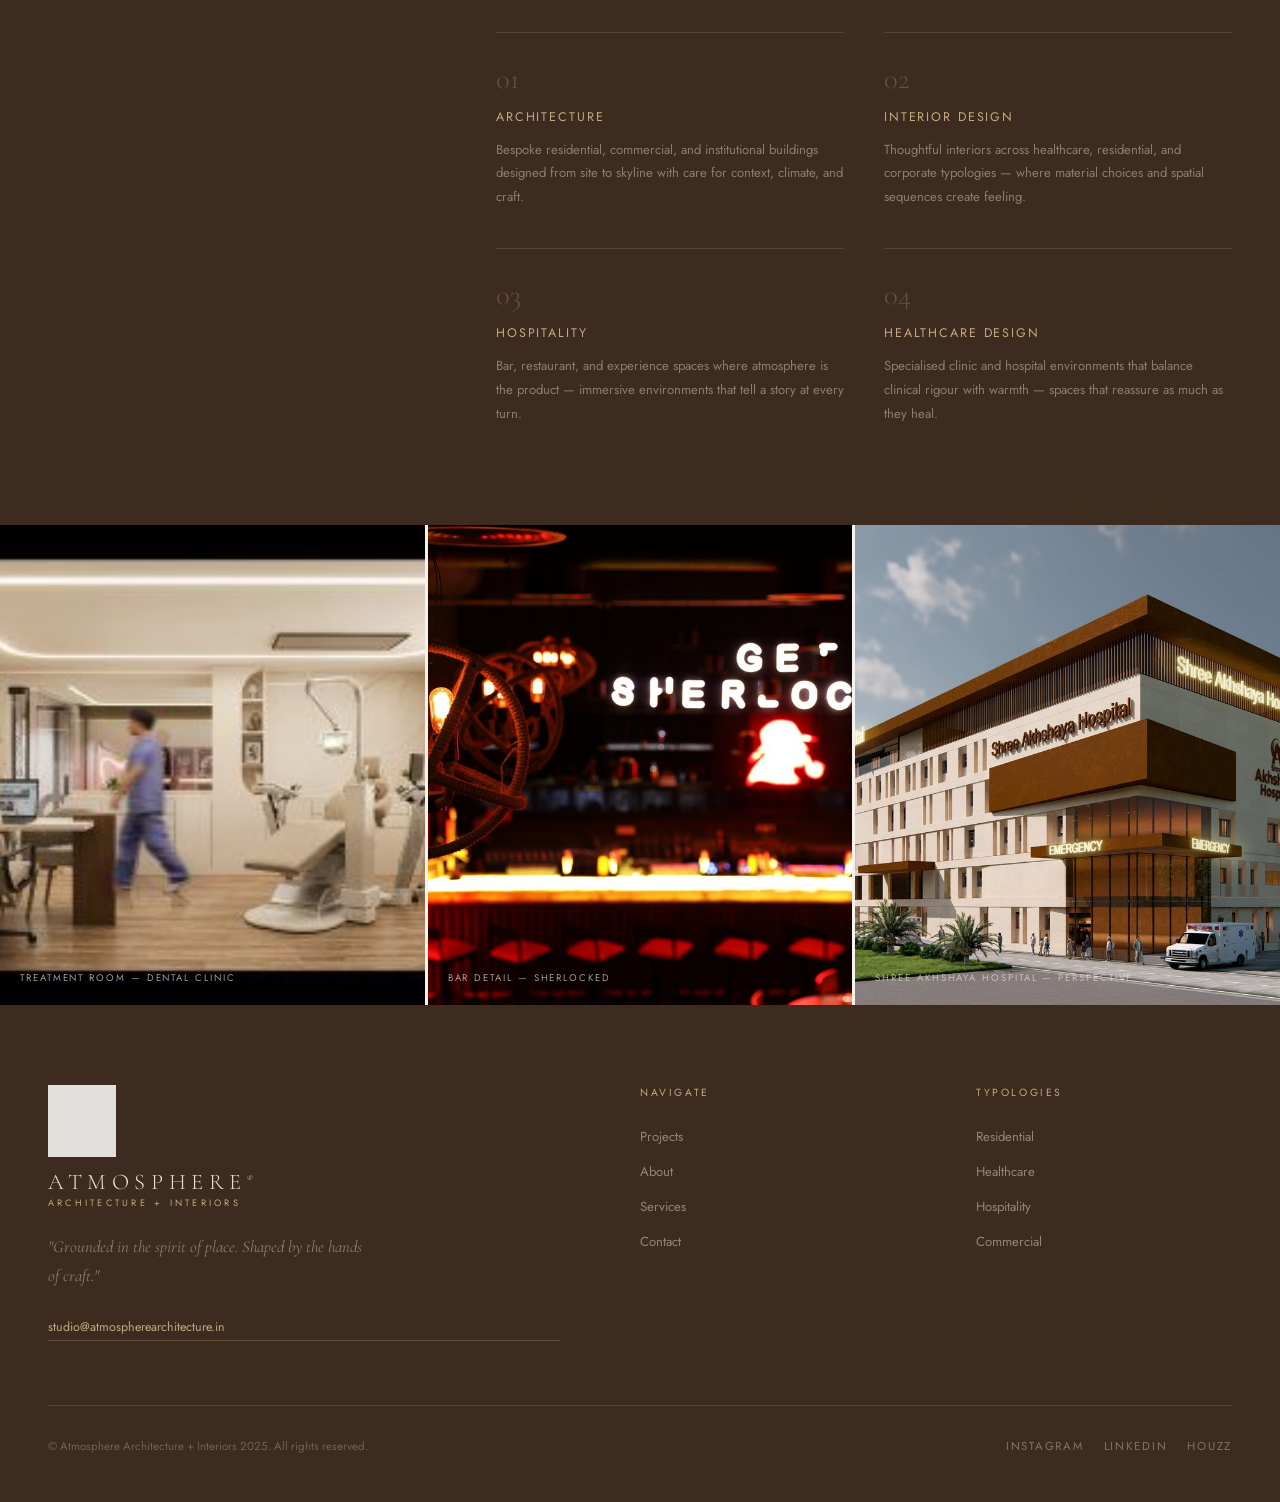
<file: atmosphere-site_1/index.html>
<!DOCTYPE html>
<html lang="en">
<head>
  <meta charset="UTF-8">
  <meta name="viewport" content="width=device-width, initial-scale=1.0">
  <title>Atmosphere® — Architecture + Interiors</title>
  <link rel="preconnect" href="https://fonts.googleapis.com">
  <link href="https://fonts.googleapis.com/css2?family=Cormorant+Garamond:ital,wght@0,300;0,400;0,600;1,300;1,400&family=Jost:wght@300;400;500&display=swap" rel="stylesheet">
  <link rel="stylesheet" href="css/style.css">
</head>
<body>

  <!-- Custom Cursor -->
  <div class="cursor" id="cursor"></div>
  <div class="cursor-ring" id="cursorRing"></div>

  <!-- ======================================================
       NAV
       ====================================================== -->
  <nav id="nav">
    <a href="#" class="nav-logo">
      <!-- White logo: visible over dark hero -->
      <img src="images/logo.png" class="nav-logo-white" alt="Atmosphere Architecture + Interiors">
      <!-- Dark logo: fades in after scroll -->
      <img src="images/logo.png" class="nav-logo-dark"  alt="Atmosphere Architecture + Interiors">
    </a>
    <ul class="nav-links">
      <li><a href="#projects">Projects</a></li>
      <li><a href="#about">About</a></li>
      <li><a href="#services">Services</a></li>
      <li><a href="#contact">Contact</a></li>
    </ul>
  </nav>

  <!-- ======================================================
       HERO
       ====================================================== -->
  <section class="hero" id="hero">
    <div class="hero-left">

      <!-- Logo stamp inside dark panel -->
      <div class="hero-stamp">
        <img src="images/logo.png" class="hero-stamp-logo" alt="Atmosphere">
        <div class="hero-stamp-text">Atmosphere<sup style="font-size:0.45rem;vertical-align:super;">®</sup></div>
        <div class="hero-stamp-sub">Architecture + Interiors</div>
      </div>

      <p class="hero-eyebrow">Chennai · Architecture · Interiors · Hospitality</p>
      <h1 class="hero-title">
        Spaces that<br>
        <em>breathe</em><br>
        with purpose
      </h1>
      <p class="hero-desc">We craft architecture and interiors that resonate — from bespoke residences and luxury clinics to vibrant hospitality spaces — each shaped by the spirit of its site.</p>
      <a href="#projects" class="hero-cta">View Our Work</a>
      <div class="hero-year">2025</div>
    </div>

    <div class="hero-right">
      <div class="hero-slideshow">
        <div class="hero-img">
          <div class="hero-img-fill" style="background-image: url('images/dental-waiting.jpg');"></div>
          <div class="hero-img-label">Sendhil Dental Clinic · Waiting Lounge</div>
        </div>
        <div class="hero-img">
          <div class="hero-img-fill" style="background-image: url('images/house-verandah.jpg');"></div>
          <div class="hero-img-label">B Residence · Verandah · Chennai</div>
        </div>
      </div>
    </div>
  </section>

  <!-- ======================================================
       PHILOSOPHY / ABOUT
       ====================================================== -->
  <div class="philosophy" id="about">
    <blockquote class="philosophy-quote reveal">
      "Every space we create begins with a <span>careful act of listening</span> — to the site, the light, and the lives within."
    </blockquote>
    <div class="reveal">
      <p class="philosophy-text">At Atmosphere, we are contextual designers rooted in the Indian subcontinent. Our practice spans architecture, interiors, and hospitality — each project approached as a singular conversation between craft, climate, and culture.</p>
      <p class="philosophy-text" style="margin-top: 16px;">From the warm materiality of raw concrete and timber to the refined calm of sculpted interiors, we draw from living craft traditions, reinterpreted through a rigorous contemporary lens.</p>
      <a href="#services" class="philosophy-link">What we do</a>
    </div>
  </div>

  <!-- ======================================================
       STATS
       ====================================================== -->
  <div class="stats">
    <div class="stat reveal">
      <div class="stat-number">12+</div>
      <div class="stat-label">Years of Practice</div>
    </div>
    <div class="stat reveal">
      <div class="stat-number">80+</div>
      <div class="stat-label">Projects Built</div>
    </div>
    <div class="stat reveal">
      <div class="stat-number">3</div>
      <div class="stat-label">Design Disciplines</div>
    </div>
    <div class="stat reveal">
      <div class="stat-number">100%</div>
      <div class="stat-label">Bespoke Design</div>
    </div>
  </div>

  <!-- ======================================================
       SELECTED PROJECTS
       ====================================================== -->
  <section class="projects" id="projects">
    <div class="projects-header reveal">
      <h2 class="projects-title">Selected<br><em>Work</em></h2>
      <a href="#contact" class="see-all">Get in Touch</a>
    </div>

    <div class="projects-grid">

      <!-- 1: B Residence — large wide card -->
      <article class="proj-card reveal">
        <div class="proj-img" style="background-image: url('images/house-front.jpg');"></div>
        <div class="proj-info">
          <div class="proj-cat">Residential</div>
          <div class="proj-name">B Residence</div>
          <div class="proj-loc">Chennai, 2024</div>
        </div>
      </article>

      <!-- 2: Sendhil Dental Clinic -->
      <article class="proj-card reveal">
        <div class="proj-img" style="background-image: url('images/dental-reception.jpg');"></div>
        <div class="proj-info">
          <div class="proj-cat">Healthcare Interiors</div>
          <div class="proj-name">Sendhil Dental Clinic</div>
          <div class="proj-loc">Chennai, 2024</div>
        </div>
      </article>

      <!-- 3: Get Sherlocked -->
      <article class="proj-card reveal">
        <div class="proj-img" style="background-image: url('images/bar-wide.jpg'); background-position: center top;"></div>
        <div class="proj-info">
          <div class="proj-cat">Hospitality</div>
          <div class="proj-name">Get Sherlocked</div>
          <div class="proj-loc">Chennai, 2023</div>
        </div>
      </article>

      <!-- 4: Shree Akhshaya Hospital -->
      <article class="proj-card reveal">
        <div class="proj-img" style="background-image: url('images/hospital-1.jpg');"></div>
        <div class="proj-info">
          <div class="proj-cat">Healthcare Architecture</div>
          <div class="proj-name">Shree Akhshaya Hospital</div>
          <div class="proj-loc">Tamil Nadu, 2025</div>
        </div>
      </article>

      <!-- 5: B Residence — Entry Court -->
      <article class="proj-card reveal">
        <div class="proj-img" style="background-image: url('images/house-entry.jpg');"></div>
        <div class="proj-info">
          <div class="proj-cat">Residential</div>
          <div class="proj-name">B Residence — Entry Court</div>
          <div class="proj-loc">Chennai, 2024</div>
        </div>
      </article>

    </div>
  </section>

  <!-- ======================================================
       SERVICES
       ====================================================== -->
  <div class="services" id="services">
    <div class="services-intro reveal">
      Shaping<br><em>every layer</em><br>of built space
    </div>
    <div class="services-grid reveal">
      <div class="service-item">
        <div class="service-num">01</div>
        <div class="service-name">Architecture</div>
        <div class="service-desc">Bespoke residential, commercial, and institutional buildings designed from site to skyline with care for context, climate, and craft.</div>
      </div>
      <div class="service-item">
        <div class="service-num">02</div>
        <div class="service-name">Interior Design</div>
        <div class="service-desc">Thoughtful interiors across healthcare, residential, and corporate typologies — where material choices and spatial sequences create feeling.</div>
      </div>
      <div class="service-item">
        <div class="service-num">03</div>
        <div class="service-name">Hospitality</div>
        <div class="service-desc">Bar, restaurant, and experience spaces where atmosphere is the product — immersive environments that tell a story at every turn.</div>
      </div>
      <div class="service-item">
        <div class="service-num">04</div>
        <div class="service-name">Healthcare Design</div>
        <div class="service-desc">Specialised clinic and hospital environments that balance clinical rigour with warmth — spaces that reassure as much as they heal.</div>
      </div>
    </div>
  </div>

  <!-- ======================================================
       GALLERY STRIP
       ====================================================== -->
  <div class="gallery-strip">
    <div class="gallery-cell">
      <div class="gallery-fill" style="background-image: url('images/dental-treatment.jpg');"></div>
      <div class="gallery-label">Treatment Room — Dental Clinic</div>
    </div>
    <div class="gallery-cell">
      <div class="gallery-fill" style="background-image: url('images/bar-detail.jpg');"></div>
      <div class="gallery-label">Bar Detail — Sherlocked</div>
    </div>
    <div class="gallery-cell">
      <div class="gallery-fill" style="background-image: url('images/hospital-2.jpg');"></div>
      <div class="gallery-label">Shree Akhshaya Hospital — Perspective</div>
    </div>
  </div>

  <!-- ======================================================
       FOOTER / CONTACT
       ====================================================== -->
  <footer id="contact">
    <div class="footer-top">

      <div class="footer-brand reveal">
        <div class="footer-logo-block">
          <img src="images/logo.png" class="footer-logo-img" alt="Atmosphere Architecture + Interiors">
          <div>
            <div class="footer-brand-name">Atmosphere<sup style="font-size:0.5rem;vertical-align:super;">®</sup></div>
            <div class="footer-brand-sub">Architecture + Interiors</div>
          </div>
        </div>
        <p class="footer-tagline">"Grounded in the spirit of place. Shaped by the hands of craft."</p>
        <a href="mailto:studio@atmospherearchitecture.in" class="footer-email">studio@atmospherearchitecture.in</a>
      </div>

      <div class="footer-col reveal">
        <div class="footer-col-title">Navigate</div>
        <ul>
          <li><a href="#projects">Projects</a></li>
          <li><a href="#about">About</a></li>
          <li><a href="#services">Services</a></li>
          <li><a href="#contact">Contact</a></li>
        </ul>
      </div>

      <div class="footer-col reveal">
        <div class="footer-col-title">Typologies</div>
        <ul>
          <li><a href="#projects">Residential</a></li>
          <li><a href="#projects">Healthcare</a></li>
          <li><a href="#projects">Hospitality</a></li>
          <li><a href="#projects">Commercial</a></li>
        </ul>
      </div>

    </div>
    <div class="footer-bottom">
      <span>© Atmosphere Architecture + Interiors 2025. All rights reserved.</span>
      <div class="social-links">
        <a href="#">Instagram</a>
        <a href="#">LinkedIn</a>
        <a href="#">Houzz</a>
      </div>
    </div>
  </footer>

  <!-- ======================================================
       JAVASCRIPT
       ====================================================== -->
  <script>
    /* Custom cursor */
    const cursor = document.getElementById('cursor');
    const ring   = document.getElementById('cursorRing');
    let mx = 0, my = 0, rx = 0, ry = 0;

    document.addEventListener('mousemove', e => {
      mx = e.clientX; my = e.clientY;
      cursor.style.transform = `translate(${mx - 5}px, ${my - 5}px)`;
    });

    function animRing() {
      rx += (mx - rx) * 0.12;
      ry += (my - ry) * 0.12;
      ring.style.transform = `translate(${rx - 18}px, ${ry - 18}px)`;
      requestAnimationFrame(animRing);
    }
    animRing();

    /* Sticky nav class on scroll */
    const nav = document.getElementById('nav');
    window.addEventListener('scroll', () => {
      nav.classList.toggle('scrolled', window.scrollY > 60);
    });

    /* Scroll reveal */
    const reveals = document.querySelectorAll('.reveal');
    const io = new IntersectionObserver(entries => {
      entries.forEach(e => {
        if (e.isIntersecting) {
          setTimeout(() => e.target.classList.add('visible'), 80);
          io.unobserve(e.target);
        }
      });
    }, { threshold: 0.12 });
    reveals.forEach(el => io.observe(el));
  </script>

</body>
</html>
</file>
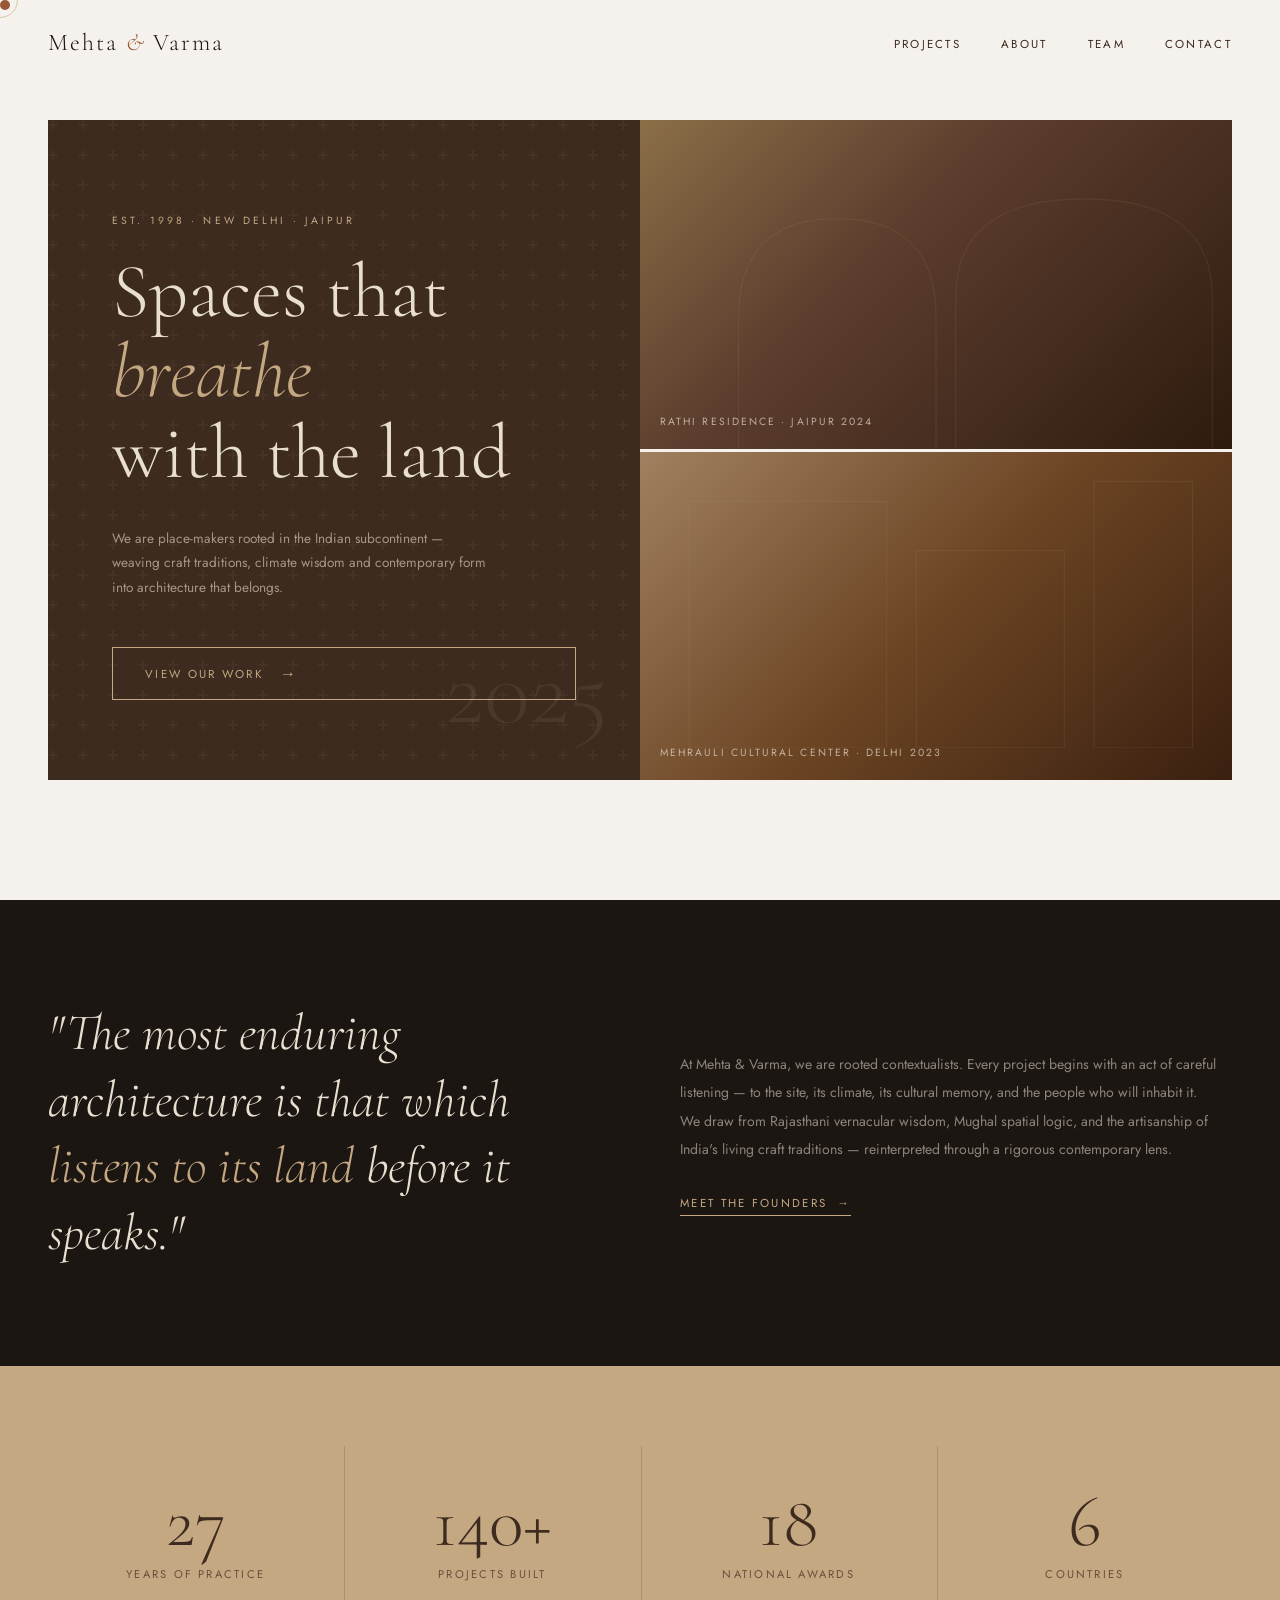
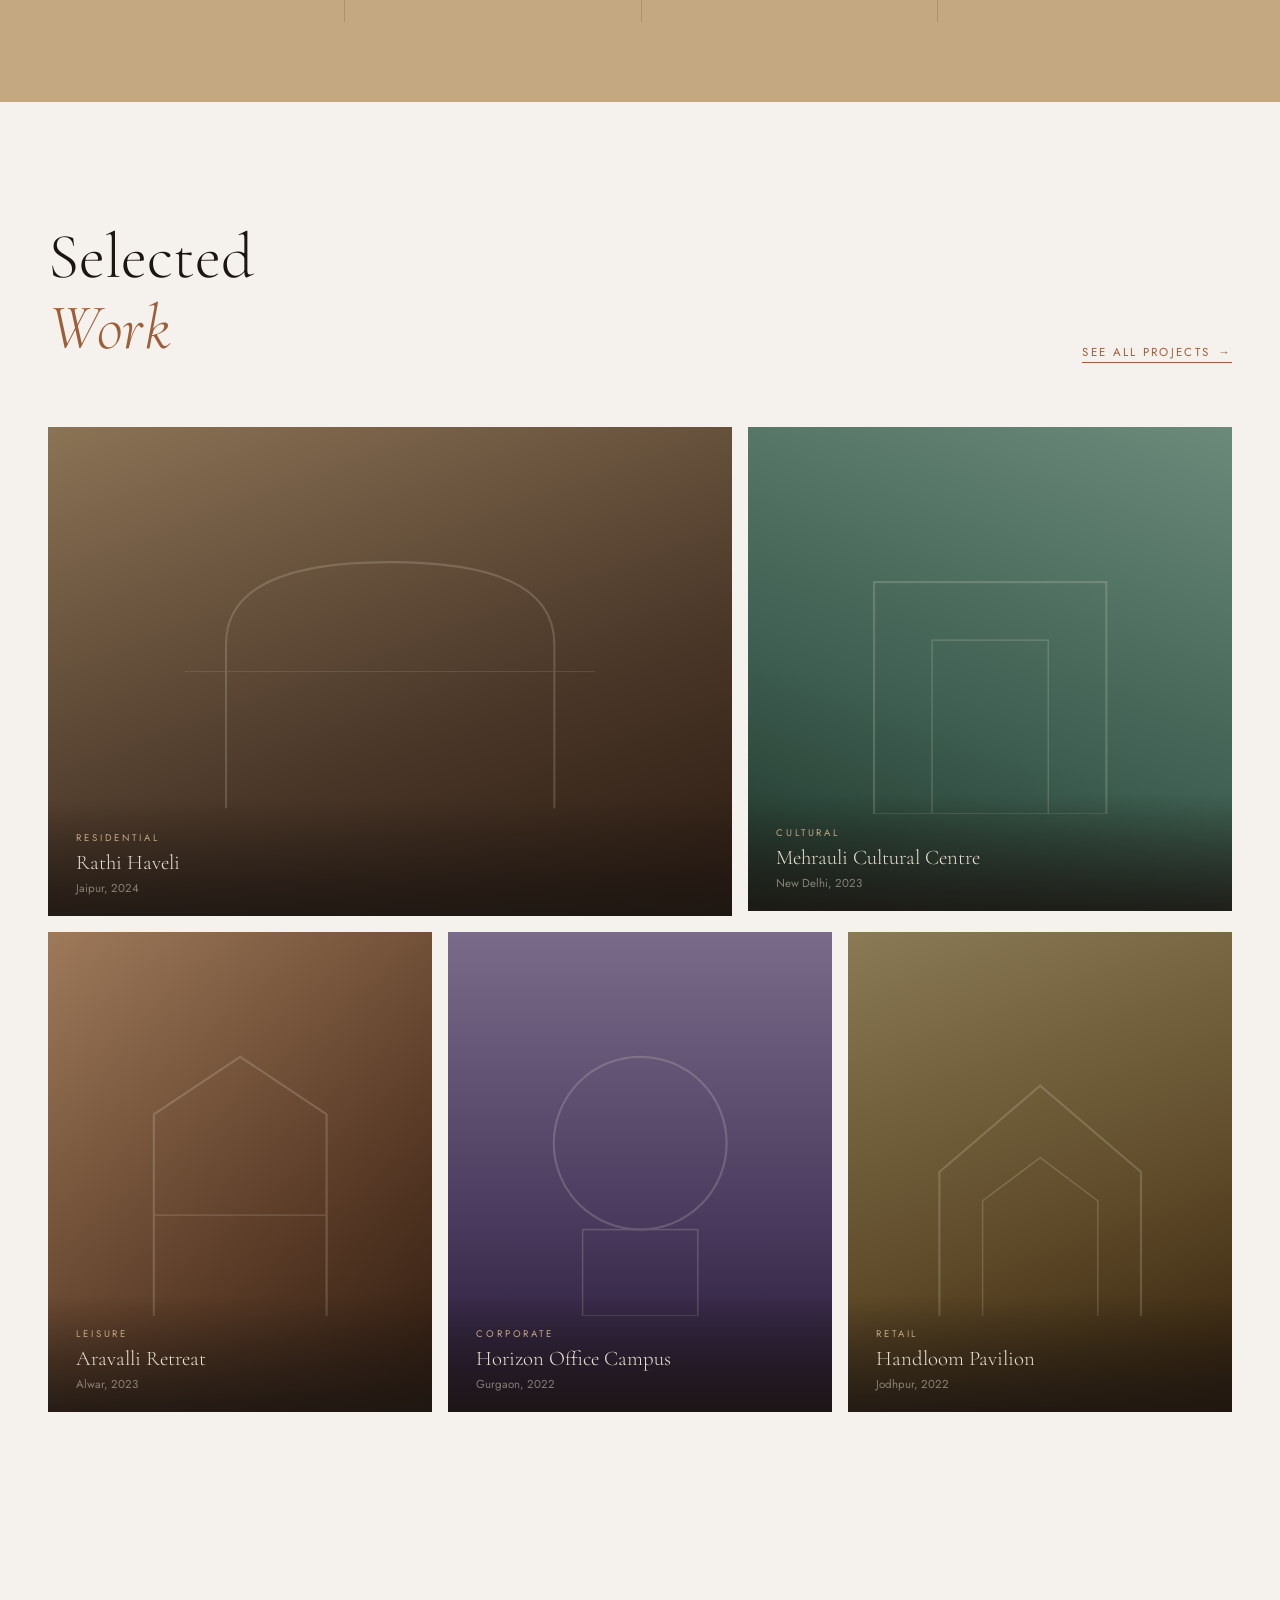
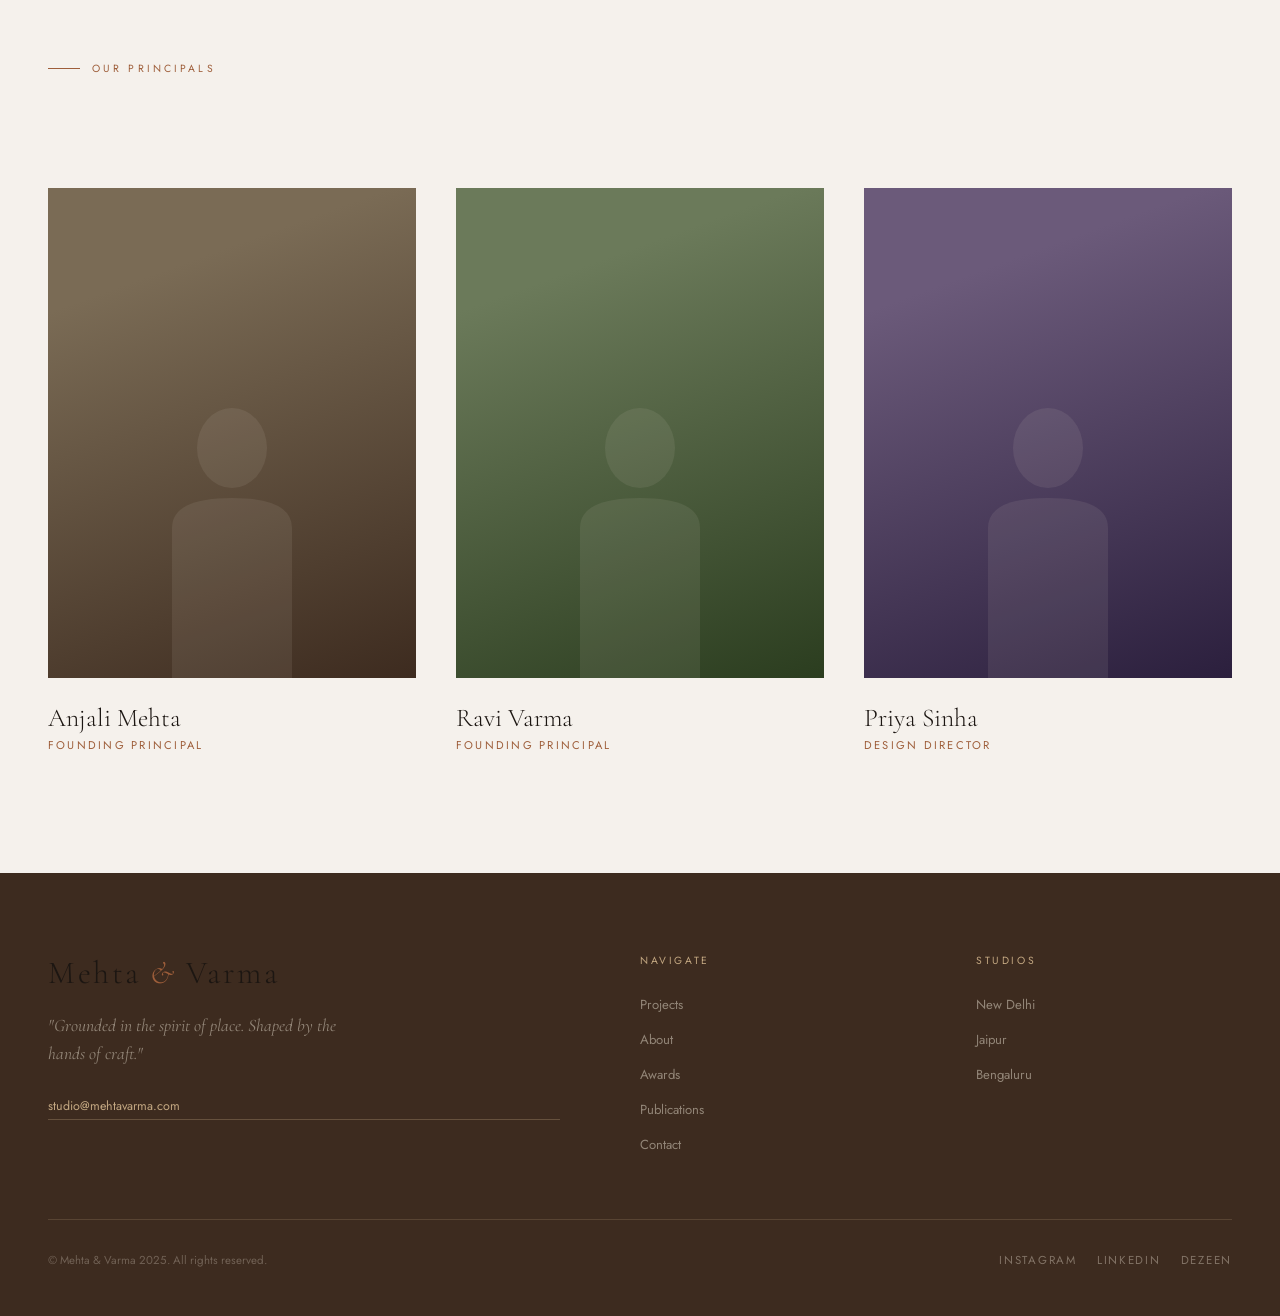
<file: images/arch-site-1(1).html>
<!DOCTYPE html>
<html lang="en">
<head>
<meta charset="UTF-8">
<meta name="viewport" content="width=device-width, initial-scale=1.0">
<title>Mehta & Varma — Architecture</title>
<link rel="preconnect" href="https://fonts.googleapis.com">
<link href="https://fonts.googleapis.com/css2?family=Cormorant+Garamond:ital,wght@0,300;0,400;0,600;1,300;1,400&family=Jost:wght@300;400;500&display=swap" rel="stylesheet">
<style>
  :root {
    --sand: #E8DFD0;
    --clay: #C4A882;
    --terracotta: #9E5E3A;
    --bark: #3D2B1F;
    --smoke: #F5F1EC;
    --charcoal: #1C1612;
    --mist: rgba(232,223,208,0.15);
  }

  *, *::before, *::after { margin: 0; padding: 0; box-sizing: border-box; }

  html { scroll-behavior: smooth; }

  body {
    font-family: 'Jost', sans-serif;
    background: var(--smoke);
    color: var(--charcoal);
    overflow-x: hidden;
    cursor: none;
  }

  /* Custom cursor */
  .cursor {
    width: 10px; height: 10px;
    background: var(--terracotta);
    border-radius: 50%;
    position: fixed; top: 0; left: 0;
    pointer-events: none; z-index: 9999;
    transition: transform 0.15s ease;
    mix-blend-mode: multiply;
  }
  .cursor-ring {
    width: 36px; height: 36px;
    border: 1px solid var(--clay);
    border-radius: 50%;
    position: fixed; top: 0; left: 0;
    pointer-events: none; z-index: 9998;
    transition: transform 0.4s ease, opacity 0.3s;
    opacity: 0.6;
  }

  /* NAV */
  nav {
    position: fixed; top: 0; left: 0; right: 0;
    z-index: 100;
    display: flex; align-items: center; justify-content: space-between;
    padding: 28px 48px;
    mix-blend-mode: multiply;
    transition: background 0.4s;
  }
  nav.scrolled {
    background: rgba(245,241,236,0.92);
    backdrop-filter: blur(12px);
    mix-blend-mode: normal;
    border-bottom: 1px solid var(--sand);
  }
  .logo {
    font-family: 'Cormorant Garamond', serif;
    font-size: 1.5rem;
    font-weight: 300;
    letter-spacing: 0.08em;
    color: var(--charcoal);
    text-decoration: none;
  }
  .logo span { font-style: italic; color: var(--terracotta); }
  .nav-links {
    display: flex; gap: 40px;
    list-style: none;
  }
  .nav-links a {
    font-size: 0.72rem;
    letter-spacing: 0.2em;
    text-transform: uppercase;
    text-decoration: none;
    color: var(--bark);
    position: relative;
    padding-bottom: 2px;
  }
  .nav-links a::after {
    content: '';
    position: absolute; bottom: -1px; left: 0;
    width: 0; height: 1px;
    background: var(--terracotta);
    transition: width 0.3s ease;
  }
  .nav-links a:hover::after { width: 100%; }

  /* HERO */
  .hero {
    height: 100vh;
    position: relative;
    display: grid;
    grid-template-columns: 1fr 1fr;
    overflow: hidden;
  }
  .hero-left {
    background: var(--bark);
    display: flex; flex-direction: column;
    justify-content: flex-end;
    padding: 80px 64px;
    position: relative;
    overflow: hidden;
  }
  .hero-left::before {
    content: '';
    position: absolute; inset: 0;
    background: url("data:image/svg+xml,%3Csvg width='60' height='60' viewBox='0 0 60 60' xmlns='http://www.w3.org/2000/svg'%3E%3Cg fill='none' fill-rule='evenodd'%3E%3Cg fill='%23C4A882' fill-opacity='0.06'%3E%3Cpath d='M36 34v-4h-2v4h-4v2h4v4h2v-4h4v-2h-4zm0-30V0h-2v4h-4v2h4v4h2V6h4V4h-4zM6 34v-4H4v4H0v2h4v4h2v-4h4v-2H6zM6 4V0H4v4H0v2h4v4h2V6h4V4H6z'/%3E%3C/g%3E%3C/g%3E%3C/svg%3E");
  }
  .hero-eyebrow {
    font-size: 0.65rem;
    letter-spacing: 0.3em;
    text-transform: uppercase;
    color: var(--clay);
    margin-bottom: 24px;
  }
  .hero-title {
    font-family: 'Cormorant Garamond', serif;
    font-size: clamp(3rem, 6vw, 5.5rem);
    font-weight: 300;
    line-height: 1.05;
    color: var(--sand);
    margin-bottom: 32px;
  }
  .hero-title em { font-style: italic; color: var(--clay); }
  .hero-desc {
    font-size: 0.85rem;
    line-height: 1.8;
    color: rgba(232,223,208,0.6);
    max-width: 380px;
    margin-bottom: 48px;
  }
  .hero-cta {
    display: inline-flex; align-items: center; gap: 16px;
    font-size: 0.72rem;
    letter-spacing: 0.2em;
    text-transform: uppercase;
    text-decoration: none;
    color: var(--clay);
    border: 1px solid var(--clay);
    padding: 14px 32px;
    transition: all 0.3s ease;
  }
  .hero-cta:hover {
    background: var(--clay);
    color: var(--bark);
  }
  .hero-cta::after { content: '→'; font-size: 1rem; }

  .hero-right {
    position: relative;
    overflow: hidden;
  }
  .hero-slideshow {
    position: absolute; inset: 0;
    display: grid;
    grid-template-rows: 1fr 1fr;
    gap: 3px;
  }
  .hero-img {
    overflow: hidden;
    position: relative;
  }
  .hero-img-fill {
    position: absolute; inset: 0;
    transition: transform 8s ease;
  }
  .hero-img:hover .hero-img-fill { transform: scale(1.05); }
  /* Gradient image fills */
  .img-fill-1 { background: linear-gradient(135deg, #8B6F47 0%, #5C3D2E 40%, #2D1B0E 100%); }
  .img-fill-2 { background: linear-gradient(135deg, #A08060 0%, #6B4423 50%, #3A2010 100%); }

  .hero-img-label {
    position: absolute;
    bottom: 20px; left: 20px;
    font-size: 0.65rem;
    letter-spacing: 0.2em;
    text-transform: uppercase;
    color: rgba(232,223,208,0.7);
  }
  /* Architectural SVG overlays on images */
  .arch-overlay {
    position: absolute; inset: 0;
    opacity: 0.12;
  }

  .hero-year {
    position: absolute;
    right: 32px; bottom: 40px;
    font-family: 'Cormorant Garamond', serif;
    font-size: 6rem;
    font-weight: 300;
    color: rgba(232,223,208,0.08);
    line-height: 1;
    pointer-events: none;
  }

  /* SECTION COMMON */
  section { padding: 120px 48px; }

  .section-tag {
    display: inline-flex; align-items: center; gap: 12px;
    font-size: 0.65rem;
    letter-spacing: 0.3em;
    text-transform: uppercase;
    color: var(--terracotta);
    margin-bottom: 48px;
  }
  .section-tag::before {
    content: '';
    display: block;
    width: 32px; height: 1px;
    background: var(--terracotta);
  }

  /* PHILOSOPHY */
  .philosophy {
    background: var(--charcoal);
    padding: 100px 48px;
    display: grid;
    grid-template-columns: 1fr 1fr;
    gap: 80px;
    align-items: center;
  }
  .philosophy-quote {
    font-family: 'Cormorant Garamond', serif;
    font-size: clamp(2rem, 4vw, 3.5rem);
    font-weight: 300;
    font-style: italic;
    line-height: 1.3;
    color: var(--sand);
  }
  .philosophy-quote span { color: var(--clay); }
  .philosophy-text {
    font-size: 0.88rem;
    line-height: 2;
    color: rgba(232,223,208,0.55);
  }
  .philosophy-text p + p { margin-top: 20px; }
  .philosophy-link {
    display: inline-flex; align-items: center; gap: 10px;
    margin-top: 32px;
    font-size: 0.72rem;
    letter-spacing: 0.2em;
    text-transform: uppercase;
    text-decoration: none;
    color: var(--clay);
    border-bottom: 1px solid var(--clay);
    padding-bottom: 4px;
    transition: gap 0.3s;
  }
  .philosophy-link:hover { gap: 20px; }
  .philosophy-link::after { content: '→'; }

  /* PROJECTS */
  .projects { background: var(--smoke); }
  .projects-header {
    display: flex; justify-content: space-between; align-items: flex-end;
    margin-bottom: 64px;
  }
  .projects-title {
    font-family: 'Cormorant Garamond', serif;
    font-size: clamp(2.5rem, 5vw, 4rem);
    font-weight: 300;
    line-height: 1.1;
  }
  .projects-title em { font-style: italic; color: var(--terracotta); }
  .see-all {
    font-size: 0.72rem;
    letter-spacing: 0.2em;
    text-transform: uppercase;
    text-decoration: none;
    color: var(--terracotta);
    display: flex; align-items: center; gap: 8px;
    border-bottom: 1px solid var(--terracotta);
    padding-bottom: 2px;
    transition: gap 0.3s;
  }
  .see-all:hover { gap: 16px; }
  .see-all::after { content: '→'; }

  .projects-grid {
    display: grid;
    grid-template-columns: repeat(12, 1fr);
    grid-template-rows: auto;
    gap: 16px;
  }
  .proj-card {
    position: relative;
    overflow: hidden;
    cursor: none;
  }
  .proj-card:nth-child(1) { grid-column: 1 / 8; grid-row: 1; aspect-ratio: 7/5; }
  .proj-card:nth-child(2) { grid-column: 8 / 13; grid-row: 1; aspect-ratio: 5/5; }
  .proj-card:nth-child(3) { grid-column: 1 / 5; grid-row: 2; aspect-ratio: 4/5; }
  .proj-card:nth-child(4) { grid-column: 5 / 9; grid-row: 2; aspect-ratio: 4/5; }
  .proj-card:nth-child(5) { grid-column: 9 / 13; grid-row: 2; aspect-ratio: 4/5; }

  .proj-img {
    position: absolute; inset: 0;
    transition: transform 0.7s ease;
  }
  .proj-card:hover .proj-img { transform: scale(1.06); }
  .p1 { background: linear-gradient(160deg, #8B7355 0%, #4A3728 60%, #2A1A10 100%); }
  .p2 { background: linear-gradient(200deg, #6B8A7A 0%, #3D5E50 60%, #1E3328 100%); }
  .p3 { background: linear-gradient(140deg, #9E7A5A 0%, #5C3D28 60%, #2D1A0E 100%); }
  .p4 { background: linear-gradient(180deg, #7A6B8A 0%, #4A3B5E 60%, #221530 100%); }
  .p5 { background: linear-gradient(160deg, #8A7A55 0%, #5E4A28 60%, #301E0A 100%); }

  /* SVG arch shapes in project cards */
  .proj-arch {
    position: absolute; inset: 0;
    display: flex; align-items: center; justify-content: center;
    opacity: 0.2;
  }

  .proj-info {
    position: absolute;
    bottom: 0; left: 0; right: 0;
    padding: 32px 28px 28px;
    background: linear-gradient(to top, rgba(28,22,18,0.9) 0%, transparent 100%);
    transform: translateY(8px);
    transition: transform 0.4s ease;
  }
  .proj-card:hover .proj-info { transform: translateY(0); }
  .proj-cat {
    font-size: 0.6rem;
    letter-spacing: 0.3em;
    text-transform: uppercase;
    color: var(--clay);
    margin-bottom: 6px;
  }
  .proj-name {
    font-family: 'Cormorant Garamond', serif;
    font-size: 1.3rem;
    font-weight: 300;
    color: var(--sand);
    line-height: 1.2;
  }
  .proj-loc {
    font-size: 0.72rem;
    color: rgba(232,223,208,0.5);
    margin-top: 4px;
  }

  /* STATS */
  .stats {
    background: var(--clay);
    padding: 80px 48px;
    display: grid;
    grid-template-columns: repeat(4, 1fr);
    gap: 1px;
  }
  .stat {
    padding: 40px;
    background: var(--clay);
    border-left: 1px solid rgba(28,22,18,0.15);
    text-align: center;
  }
  .stat:first-child { border-left: none; }
  .stat-number {
    font-family: 'Cormorant Garamond', serif;
    font-size: 4.5rem;
    font-weight: 300;
    color: var(--bark);
    line-height: 1;
  }
  .stat-label {
    font-size: 0.7rem;
    letter-spacing: 0.2em;
    text-transform: uppercase;
    color: rgba(61,43,31,0.7);
    margin-top: 8px;
  }

  /* TEAM */
  .team { background: var(--smoke); }
  .team-grid {
    display: grid;
    grid-template-columns: 1fr 1fr 1fr;
    gap: 40px;
    margin-top: 64px;
  }
  .team-card {
    position: relative;
  }
  .team-photo {
    aspect-ratio: 3/4;
    overflow: hidden;
    position: relative;
    margin-bottom: 24px;
  }
  .team-photo-fill {
    position: absolute; inset: 0;
    transition: transform 0.6s ease;
  }
  .team-card:hover .team-photo-fill { transform: scale(1.04); }
  .t1 { background: linear-gradient(160deg, #7A6B55 20%, #3D2B1F 100%); }
  .t2 { background: linear-gradient(160deg, #6B7A5A 20%, #2B3D1F 100%); }
  .t3 { background: linear-gradient(160deg, #6B5A7A 20%, #2B1F3D 100%); }

  .team-silhouette {
    position: absolute; bottom: 0; left: 50%;
    transform: translateX(-50%);
    opacity: 0.3;
  }
  .team-name {
    font-family: 'Cormorant Garamond', serif;
    font-size: 1.6rem;
    font-weight: 300;
  }
  .team-title {
    font-size: 0.7rem;
    letter-spacing: 0.2em;
    text-transform: uppercase;
    color: var(--terracotta);
    margin-top: 4px;
  }

  /* CONTACT / FOOTER */
  footer {
    background: var(--bark);
    padding: 80px 48px 48px;
  }
  .footer-top {
    display: grid;
    grid-template-columns: 2fr 1fr 1fr;
    gap: 80px;
    padding-bottom: 64px;
    border-bottom: 1px solid rgba(196,168,130,0.2);
  }
  .footer-brand .logo { font-size: 2rem; margin-bottom: 20px; display: block; }
  .footer-tagline {
    font-family: 'Cormorant Garamond', serif;
    font-size: 1.1rem;
    font-style: italic;
    color: rgba(232,223,208,0.5);
    line-height: 1.6;
    max-width: 300px;
  }
  .footer-email {
    display: block;
    margin-top: 28px;
    font-size: 0.78rem;
    color: var(--clay);
    text-decoration: none;
    border-bottom: 1px solid rgba(196,168,130,0.3);
    padding-bottom: 4px;
    transition: border-color 0.3s;
  }
  .footer-email:hover { border-color: var(--clay); }
  .footer-col-title {
    font-size: 0.65rem;
    letter-spacing: 0.25em;
    text-transform: uppercase;
    color: var(--clay);
    margin-bottom: 24px;
  }
  .footer-col ul { list-style: none; }
  .footer-col li + li { margin-top: 12px; }
  .footer-col a {
    font-size: 0.82rem;
    color: rgba(232,223,208,0.5);
    text-decoration: none;
    transition: color 0.3s;
  }
  .footer-col a:hover { color: var(--clay); }
  .footer-bottom {
    display: flex; justify-content: space-between; align-items: center;
    padding-top: 32px;
    font-size: 0.72rem;
    color: rgba(232,223,208,0.3);
  }
  .social-links { display: flex; gap: 20px; }
  .social-links a {
    font-size: 0.72rem;
    letter-spacing: 0.15em;
    text-transform: uppercase;
    color: rgba(232,223,208,0.4);
    text-decoration: none;
    transition: color 0.3s;
  }
  .social-links a:hover { color: var(--clay); }

  /* Scroll reveal animation */
  .reveal { opacity: 0; transform: translateY(40px); transition: opacity 0.8s ease, transform 0.8s ease; }
  .reveal.visible { opacity: 1; transform: none; }

  /* Mobile */
  @media (max-width: 900px) {
    nav { padding: 20px 24px; }
    .nav-links { display: none; }
    .hero { grid-template-columns: 1fr; }
    .hero-right { display: none; }
    .hero-left { padding: 80px 24px 60px; min-height: 100vh; justify-content: flex-end; }
    section { padding: 80px 24px; }
    .philosophy { grid-template-columns: 1fr; }
    .projects-grid {
      grid-template-columns: 1fr 1fr;
    }
    .proj-card:nth-child(1) { grid-column: 1 / 3; grid-row: 1; }
    .proj-card:nth-child(2) { grid-column: 1 / 2; grid-row: 2; }
    .proj-card:nth-child(3) { grid-column: 2 / 3; grid-row: 2; }
    .proj-card:nth-child(4) { grid-column: 1 / 2; grid-row: 3; }
    .proj-card:nth-child(5) { grid-column: 2 / 3; grid-row: 3; }
    .stats { grid-template-columns: 1fr 1fr; }
    .team-grid { grid-template-columns: 1fr; }
    .footer-top { grid-template-columns: 1fr; gap: 40px; }
  }
</style>
</head>
<body>

<div class="cursor" id="cursor"></div>
<div class="cursor-ring" id="cursorRing"></div>

<!-- NAV -->
<nav id="nav">
  <a href="#" class="logo">Mehta <span>&</span> Varma</a>
  <ul class="nav-links">
    <li><a href="#projects">Projects</a></li>
    <li><a href="#about">About</a></li>
    <li><a href="#team">Team</a></li>
    <li><a href="#contact">Contact</a></li>
  </ul>
</nav>

<!-- HERO -->
<section class="hero" id="hero">
  <div class="hero-left">
    <p class="hero-eyebrow">Est. 1998 · New Delhi · Jaipur</p>
    <h1 class="hero-title">
      Spaces that<br>
      <em>breathe</em><br>
      with the land
    </h1>
    <p class="hero-desc">We are place-makers rooted in the Indian subcontinent — weaving craft traditions, climate wisdom and contemporary form into architecture that belongs.</p>
    <a href="#projects" class="hero-cta">View Our Work</a>
    <div class="hero-year">2025</div>
  </div>
  <div class="hero-right">
    <div class="hero-slideshow">
      <div class="hero-img">
        <div class="hero-img-fill img-fill-1">
          <svg class="arch-overlay" viewBox="0 0 600 400" xmlns="http://www.w3.org/2000/svg">
            <path d="M100 400 L100 200 Q100 100 200 100 Q300 100 300 200 L300 400" stroke="#C4A882" stroke-width="1" fill="none"/>
            <path d="M320 400 L320 180 Q320 80 450 80 Q580 80 580 180 L580 400" stroke="#C4A882" stroke-width="1" fill="none"/>
            <line x1="0" y1="250" x2="600" y2="250" stroke="#C4A882" stroke-width="0.5" opacity="0.5"/>
          </svg>
        </div>
        <div class="hero-img-label">Rathi Residence · Jaipur 2024</div>
      </div>
      <div class="hero-img">
        <div class="hero-img-fill img-fill-2">
          <svg class="arch-overlay" viewBox="0 0 600 300" xmlns="http://www.w3.org/2000/svg">
            <rect x="50" y="50" width="200" height="250" stroke="#C4A882" stroke-width="1" fill="none"/>
            <rect x="280" y="100" width="150" height="200" stroke="#C4A882" stroke-width="1" fill="none"/>
            <rect x="460" y="30" width="100" height="270" stroke="#C4A882" stroke-width="1" fill="none"/>
            <line x1="0" y1="150" x2="600" y2="150" stroke="#C4A882" stroke-width="0.5" opacity="0.3"/>
          </svg>
        </div>
        <div class="hero-img-label">Mehrauli Cultural Center · Delhi 2023</div>
      </div>
    </div>
  </div>
</section>

<!-- PHILOSOPHY -->
<div class="philosophy" id="about">
  <blockquote class="philosophy-quote reveal">
    "The most enduring architecture is that which <span>listens to its land</span> before it speaks."
  </blockquote>
  <div class="reveal">
    <p class="philosophy-text">At Mehta & Varma, we are rooted contextualists. Every project begins with an act of careful listening — to the site, its climate, its cultural memory, and the people who will inhabit it.</p>
    <p class="philosophy-text">We draw from Rajasthani vernacular wisdom, Mughal spatial logic, and the artisanship of India's living craft traditions — reinterpreted through a rigorous contemporary lens.</p>
    <a href="#team" class="philosophy-link">Meet the founders</a>
  </div>
</div>

<!-- STATS -->
<div class="stats">
  <div class="stat reveal"><div class="stat-number">27</div><div class="stat-label">Years of Practice</div></div>
  <div class="stat reveal"><div class="stat-number">140+</div><div class="stat-label">Projects Built</div></div>
  <div class="stat reveal"><div class="stat-number">18</div><div class="stat-label">National Awards</div></div>
  <div class="stat reveal"><div class="stat-number">6</div><div class="stat-label">Countries</div></div>
</div>

<!-- PROJECTS -->
<section class="projects" id="projects">
  <div class="projects-header reveal">
    <h2 class="projects-title">Selected<br><em>Work</em></h2>
    <a href="#" class="see-all">See All Projects</a>
  </div>
  <div class="projects-grid">
    <!-- Card 1 -->
    <article class="proj-card reveal">
      <div class="proj-img p1">
        <div class="proj-arch">
          <svg width="60%" height="60%" viewBox="0 0 300 200" xmlns="http://www.w3.org/2000/svg">
            <path d="M30 200 L30 80 Q30 20 150 20 Q270 20 270 80 L270 200" stroke="#E8DFD0" stroke-width="1.5" fill="none"/>
            <line x1="0" y1="100" x2="300" y2="100" stroke="#E8DFD0" stroke-width="0.5"/>
          </svg>
        </div>
      </div>
      <div class="proj-info">
        <div class="proj-cat">Residential</div>
        <div class="proj-name">Rathi Haveli</div>
        <div class="proj-loc">Jaipur, 2024</div>
      </div>
    </article>
    <!-- Card 2 -->
    <article class="proj-card reveal">
      <div class="proj-img p2">
        <div class="proj-arch">
          <svg width="60%" height="60%" viewBox="0 0 200 200" xmlns="http://www.w3.org/2000/svg">
            <rect x="20" y="40" width="160" height="160" stroke="#E8DFD0" stroke-width="1.5" fill="none"/>
            <rect x="60" y="80" width="80" height="120" stroke="#E8DFD0" stroke-width="1" fill="none"/>
          </svg>
        </div>
      </div>
      <div class="proj-info">
        <div class="proj-cat">Cultural</div>
        <div class="proj-name">Mehrauli Cultural Centre</div>
        <div class="proj-loc">New Delhi, 2023</div>
      </div>
    </article>
    <!-- Card 3 -->
    <article class="proj-card reveal">
      <div class="proj-img p3">
        <div class="proj-arch">
          <svg width="60%" height="60%" viewBox="0 0 160 200" xmlns="http://www.w3.org/2000/svg">
            <path d="M20 200 L20 60 L80 20 L140 60 L140 200" stroke="#E8DFD0" stroke-width="1.5" fill="none"/>
            <line x1="20" y1="130" x2="140" y2="130" stroke="#E8DFD0" stroke-width="0.8"/>
          </svg>
        </div>
      </div>
      <div class="proj-info">
        <div class="proj-cat">Leisure</div>
        <div class="proj-name">Aravalli Retreat</div>
        <div class="proj-loc">Alwar, 2023</div>
      </div>
    </article>
    <!-- Card 4 -->
    <article class="proj-card reveal">
      <div class="proj-img p4">
        <div class="proj-arch">
          <svg width="60%" height="60%" viewBox="0 0 160 200" xmlns="http://www.w3.org/2000/svg">
            <circle cx="80" cy="80" r="60" stroke="#E8DFD0" stroke-width="1.5" fill="none"/>
            <rect x="40" y="140" width="80" height="60" stroke="#E8DFD0" stroke-width="1" fill="none"/>
          </svg>
        </div>
      </div>
      <div class="proj-info">
        <div class="proj-cat">Corporate</div>
        <div class="proj-name">Horizon Office Campus</div>
        <div class="proj-loc">Gurgaon, 2022</div>
      </div>
    </article>
    <!-- Card 5 -->
    <article class="proj-card reveal">
      <div class="proj-img p5">
        <div class="proj-arch">
          <svg width="60%" height="60%" viewBox="0 0 160 200" xmlns="http://www.w3.org/2000/svg">
            <path d="M10 200 L10 100 L80 40 L150 100 L150 200" stroke="#E8DFD0" stroke-width="1.5" fill="none"/>
            <path d="M40 200 L40 120 L80 90 L120 120 L120 200" stroke="#E8DFD0" stroke-width="1" fill="none"/>
          </svg>
        </div>
      </div>
      <div class="proj-info">
        <div class="proj-cat">Retail</div>
        <div class="proj-name">Handloom Pavilion</div>
        <div class="proj-loc">Jodhpur, 2022</div>
      </div>
    </article>
  </div>
</section>

<!-- TEAM -->
<section class="team" id="team">
  <div class="section-tag reveal">Our Principals</div>
  <div class="team-grid">
    <div class="team-card reveal">
      <div class="team-photo">
        <div class="team-photo-fill t1">
          <svg class="team-silhouette" width="160" height="280" viewBox="0 0 160 280" xmlns="http://www.w3.org/2000/svg">
            <ellipse cx="80" cy="50" rx="35" ry="40" fill="rgba(232,223,208,0.3)"/>
            <path d="M20 280 L20 130 Q20 100 80 100 Q140 100 140 130 L140 280" fill="rgba(232,223,208,0.3)"/>
          </svg>
        </div>
      </div>
      <div class="team-name">Anjali Mehta</div>
      <div class="team-title">Founding Principal</div>
    </div>
    <div class="team-card reveal">
      <div class="team-photo">
        <div class="team-photo-fill t2">
          <svg class="team-silhouette" width="160" height="280" viewBox="0 0 160 280" xmlns="http://www.w3.org/2000/svg">
            <ellipse cx="80" cy="50" rx="35" ry="40" fill="rgba(232,223,208,0.3)"/>
            <path d="M20 280 L20 130 Q20 100 80 100 Q140 100 140 130 L140 280" fill="rgba(232,223,208,0.3)"/>
          </svg>
        </div>
      </div>
      <div class="team-name">Ravi Varma</div>
      <div class="team-title">Founding Principal</div>
    </div>
    <div class="team-card reveal">
      <div class="team-photo">
        <div class="team-photo-fill t3">
          <svg class="team-silhouette" width="160" height="280" viewBox="0 0 160 280" xmlns="http://www.w3.org/2000/svg">
            <ellipse cx="80" cy="50" rx="35" ry="40" fill="rgba(232,223,208,0.3)"/>
            <path d="M20 280 L20 130 Q20 100 80 100 Q140 100 140 130 L140 280" fill="rgba(232,223,208,0.3)"/>
          </svg>
        </div>
      </div>
      <div class="team-name">Priya Sinha</div>
      <div class="team-title">Design Director</div>
    </div>
  </div>
</section>

<!-- FOOTER -->
<footer id="contact">
  <div class="footer-top">
    <div class="footer-brand reveal">
      <a href="#" class="logo">Mehta <span>&</span> Varma</a>
      <p class="footer-tagline">"Grounded in the spirit of place. Shaped by the hands of craft."</p>
      <a href="mailto:studio@mehtavarma.com" class="footer-email">studio@mehtavarma.com</a>
    </div>
    <div class="footer-col reveal">
      <div class="footer-col-title">Navigate</div>
      <ul>
        <li><a href="#">Projects</a></li>
        <li><a href="#">About</a></li>
        <li><a href="#">Awards</a></li>
        <li><a href="#">Publications</a></li>
        <li><a href="#">Contact</a></li>
      </ul>
    </div>
    <div class="footer-col reveal">
      <div class="footer-col-title">Studios</div>
      <ul>
        <li><a href="#">New Delhi</a></li>
        <li><a href="#">Jaipur</a></li>
        <li><a href="#">Bengaluru</a></li>
      </ul>
    </div>
  </div>
  <div class="footer-bottom">
    <span>© Mehta & Varma 2025. All rights reserved.</span>
    <div class="social-links">
      <a href="#">Instagram</a>
      <a href="#">LinkedIn</a>
      <a href="#">Dezeen</a>
    </div>
  </div>
</footer>

<script>
  // Cursor
  const cursor = document.getElementById('cursor');
  const ring = document.getElementById('cursorRing');
  let mx = 0, my = 0, rx = 0, ry = 0;
  document.addEventListener('mousemove', e => {
    mx = e.clientX; my = e.clientY;
    cursor.style.transform = `translate(${mx - 5}px, ${my - 5}px)`;
  });
  function animRing() {
    rx += (mx - rx) * 0.12;
    ry += (my - ry) * 0.12;
    ring.style.transform = `translate(${rx - 18}px, ${ry - 18}px)`;
    requestAnimationFrame(animRing);
  }
  animRing();

  // Nav scroll
  const nav = document.getElementById('nav');
  window.addEventListener('scroll', () => {
    nav.classList.toggle('scrolled', window.scrollY > 60);
  });

  // Scroll reveal
  const reveals = document.querySelectorAll('.reveal');
  const io = new IntersectionObserver((entries) => {
    entries.forEach((e, i) => {
      if (e.isIntersecting) {
        setTimeout(() => e.target.classList.add('visible'), 80);
        io.unobserve(e.target);
      }
    });
  }, { threshold: 0.12 });
  reveals.forEach(el => io.observe(el));
</script>
</body>
</html>
</file>
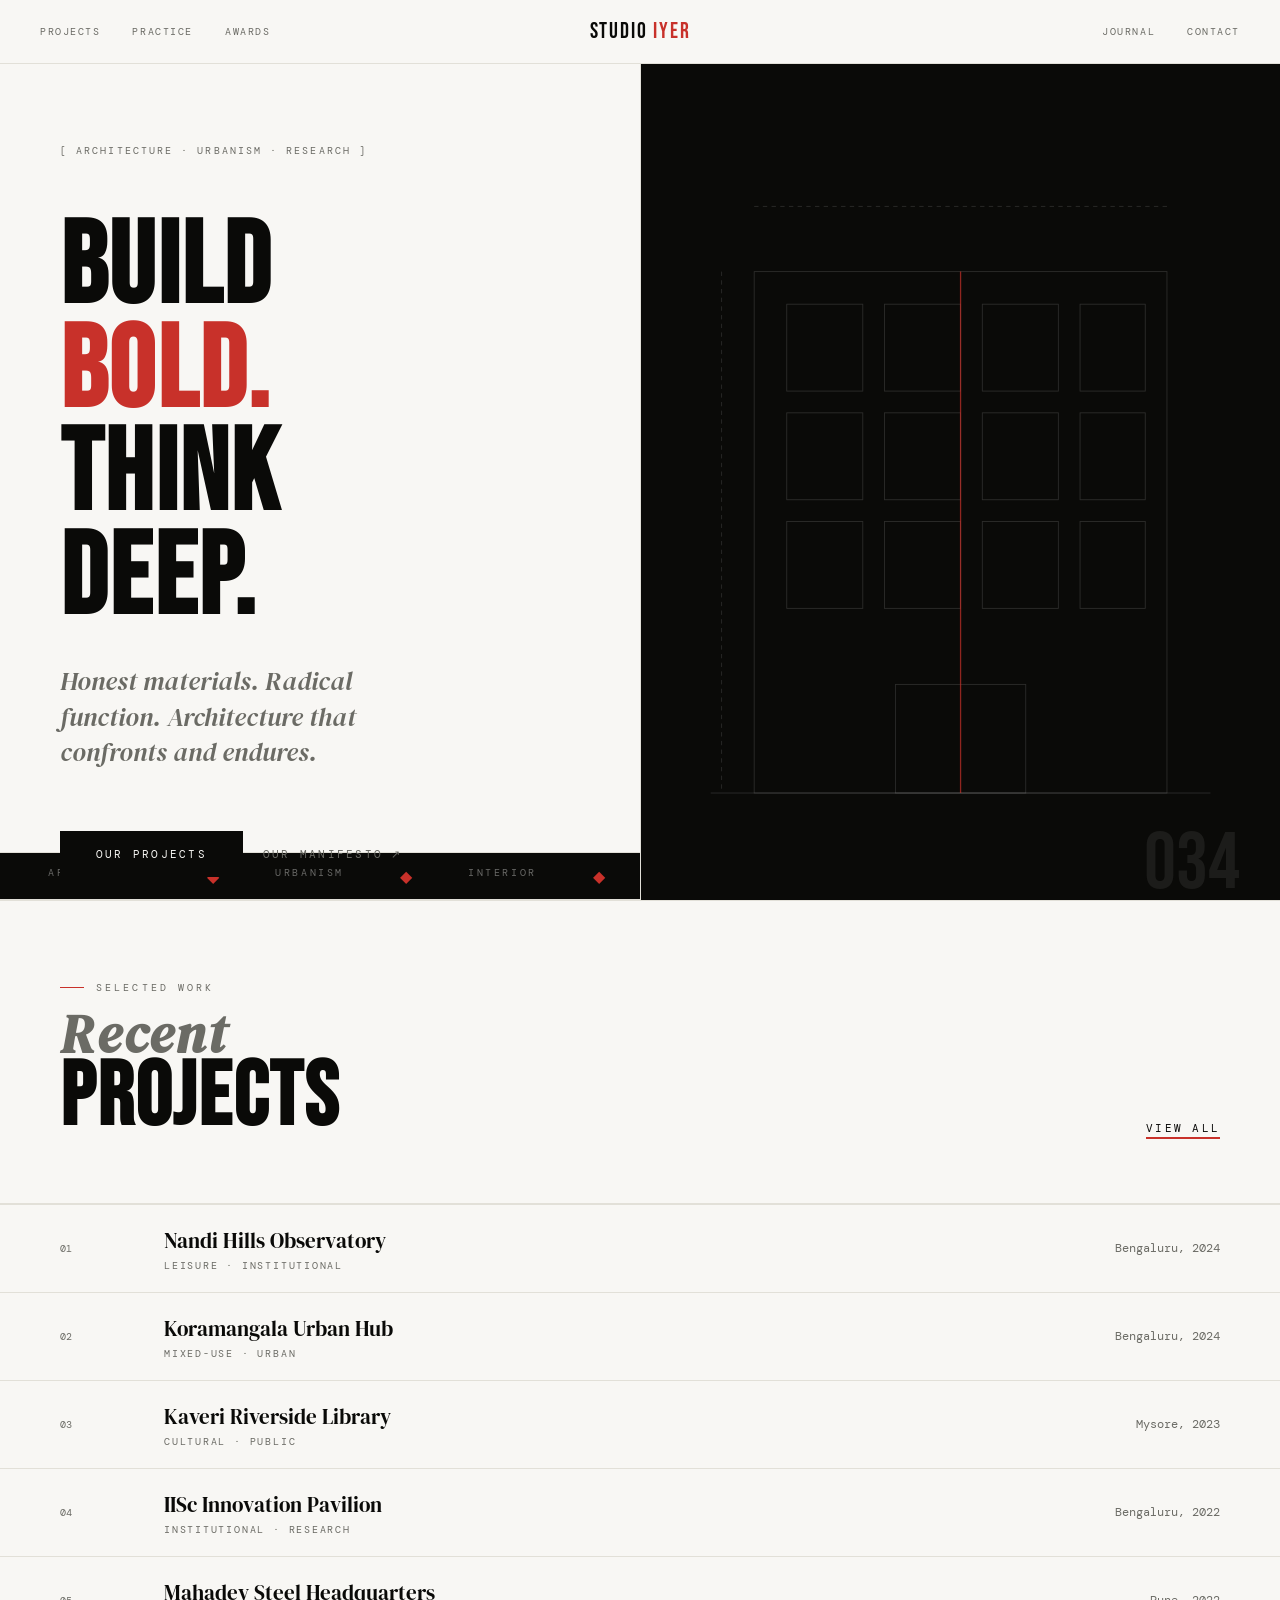
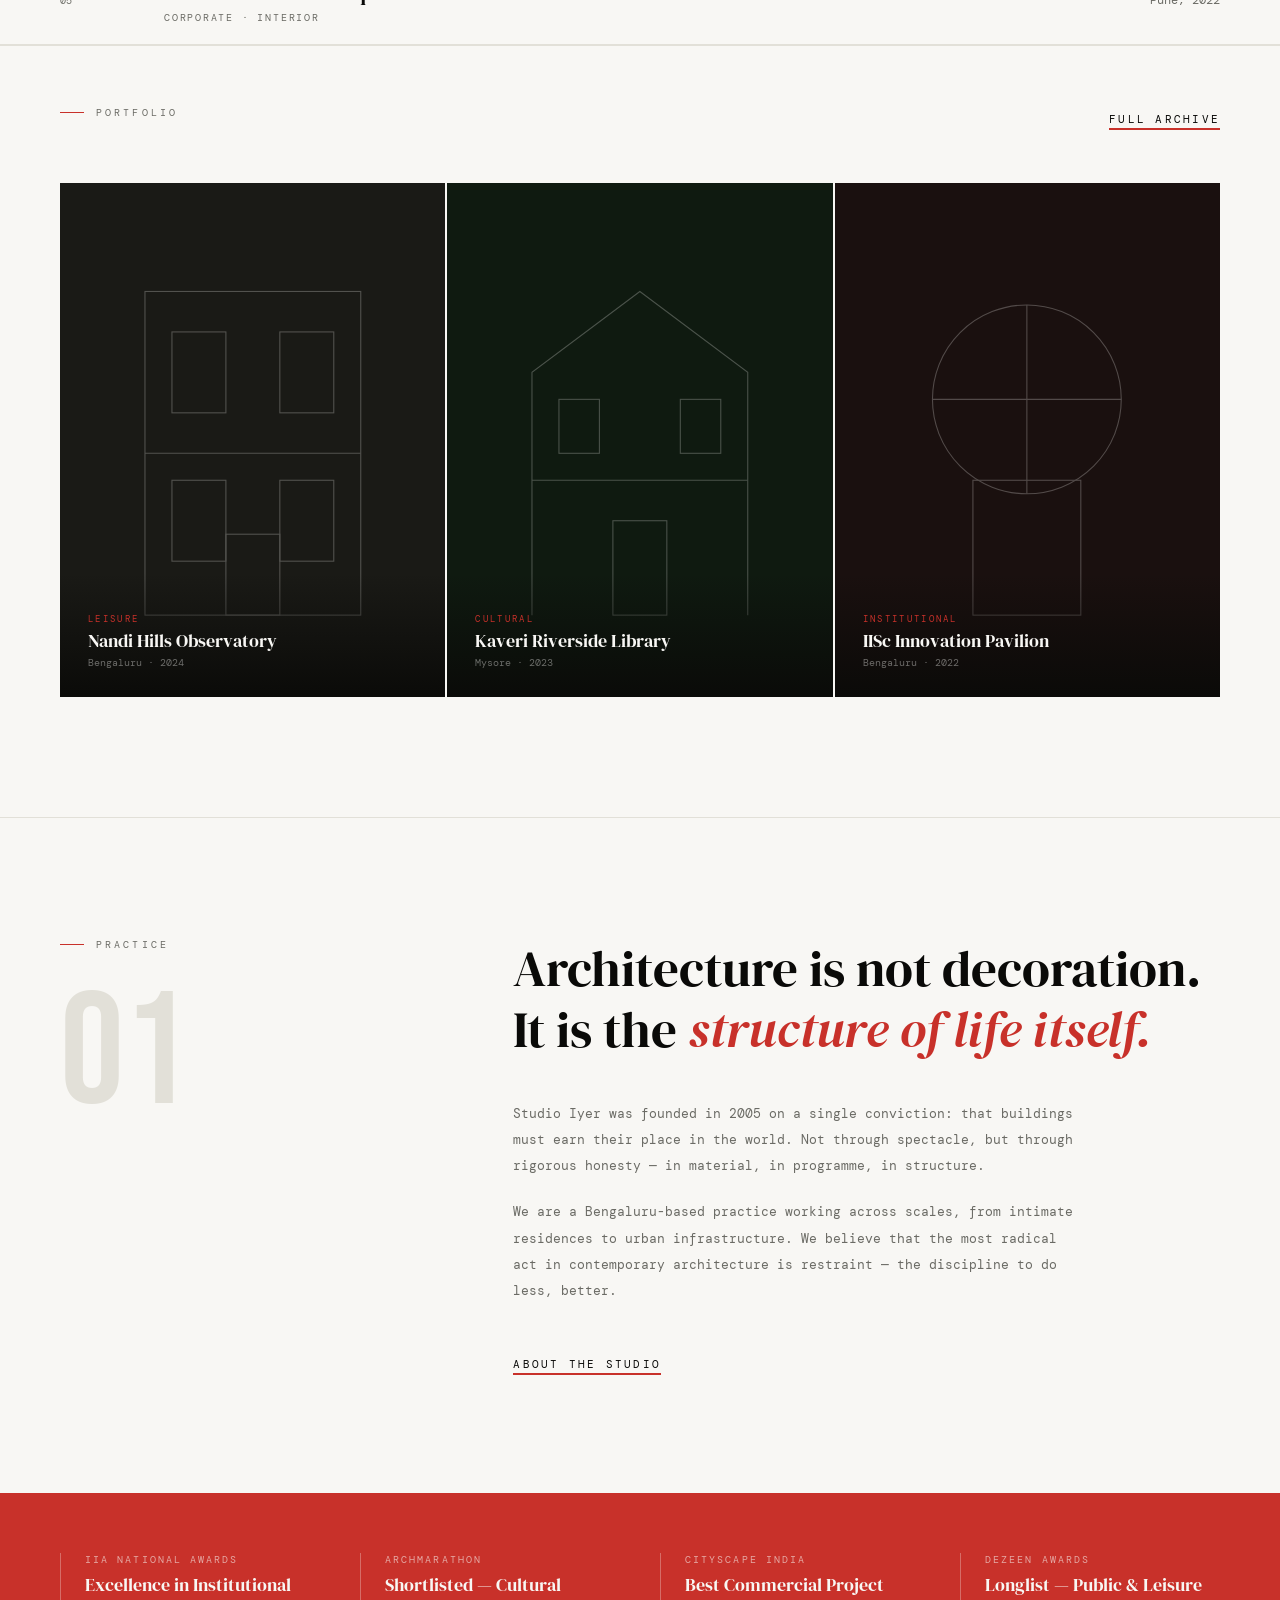
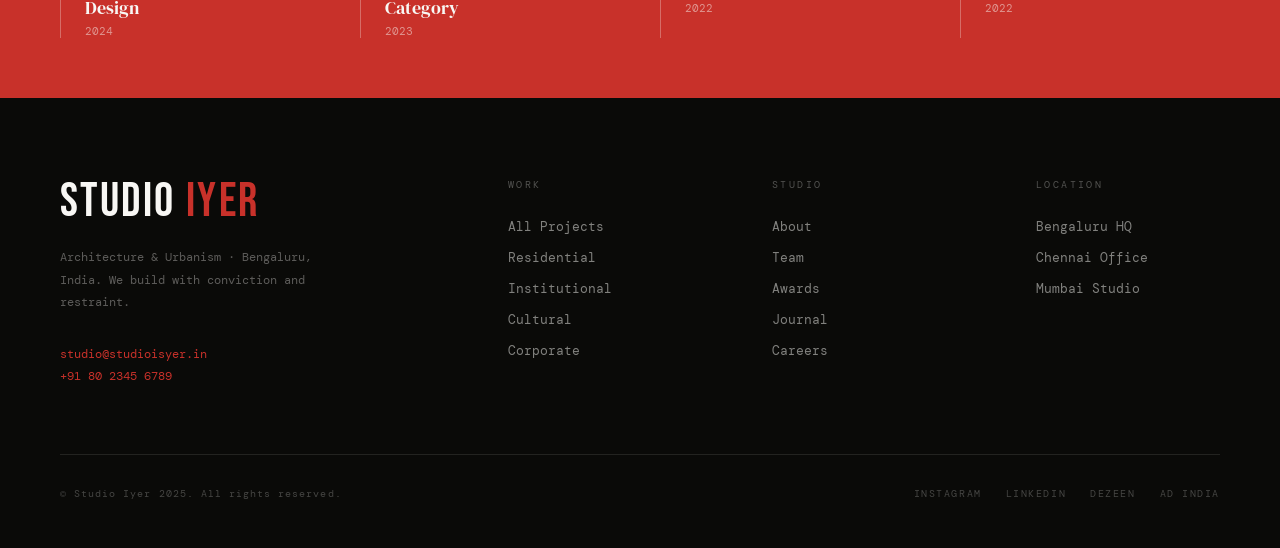
<file: images/arch-site-2(1).html>
<!DOCTYPE html>
<html lang="en">
<head>
<meta charset="UTF-8">
<meta name="viewport" content="width=device-width, initial-scale=1.0">
<title>Studio Iyer — Architecture & Urbanism</title>
<link rel="preconnect" href="https://fonts.googleapis.com">
<link href="https://fonts.googleapis.com/css2?family=Bebas+Neue&family=DM+Serif+Display:ital@0;1&family=DM+Mono:wght@300;400&display=swap" rel="stylesheet">
<style>
  :root {
    --white: #F8F7F4;
    --black: #0A0A08;
    --red: #C8312A;
    --mid: #6B6B65;
    --light: #E2E0D8;
    --paper: #EFEDE6;
  }

  *, *::before, *::after { margin: 0; padding: 0; box-sizing: border-box; }
  html { scroll-behavior: smooth; }
  body {
    font-family: 'DM Mono', monospace;
    background: var(--white);
    color: var(--black);
    overflow-x: hidden;
  }

  /* ═══ LOADING SCREEN ═══ */
  .loader {
    position: fixed; inset: 0;
    background: var(--black);
    z-index: 1000;
    display: flex; align-items: center; justify-content: center;
    transition: opacity 0.8s ease 0.3s, visibility 0.8s ease 0.3s;
  }
  .loader.done { opacity: 0; visibility: hidden; }
  .loader-text {
    font-family: 'Bebas Neue', sans-serif;
    font-size: clamp(3rem, 10vw, 9rem);
    color: var(--white);
    letter-spacing: 0.05em;
    overflow: hidden;
    position: relative;
  }
  .loader-text::after {
    content: '';
    position: absolute;
    top: 0; left: 0; right: 0; bottom: 0;
    background: var(--red);
    animation: wipe 1.2s cubic-bezier(0.77,0,0.175,1) forwards;
  }
  @keyframes wipe {
    0% { transform: scaleX(1) translateX(0); transform-origin: left; }
    50% { transform: scaleX(1) translateX(0); transform-origin: left; }
    100% { transform: scaleX(0) translateX(0); transform-origin: right; }
  }

  /* ═══ NAV ═══ */
  nav {
    position: fixed; top: 0; left: 0; right: 0;
    z-index: 100;
    display: grid;
    grid-template-columns: 1fr auto 1fr;
    align-items: center;
    padding: 0 40px;
    height: 64px;
    border-bottom: 1px solid var(--light);
    background: rgba(248,247,244,0.96);
    backdrop-filter: blur(8px);
  }
  .nav-left {
    display: flex; gap: 32px;
  }
  .nav-left a, .nav-right a {
    font-size: 0.65rem;
    letter-spacing: 0.15em;
    text-transform: uppercase;
    text-decoration: none;
    color: var(--mid);
    transition: color 0.2s;
  }
  .nav-left a:hover, .nav-right a:hover { color: var(--red); }
  .nav-logo {
    font-family: 'Bebas Neue', sans-serif;
    font-size: 1.4rem;
    letter-spacing: 0.08em;
    color: var(--black);
    text-decoration: none;
    text-align: center;
  }
  .nav-logo span { color: var(--red); }
  .nav-right {
    display: flex; gap: 32px; justify-content: flex-end;
  }

  /* ═══ HERO ═══ */
  .hero {
    min-height: 100vh;
    padding-top: 64px;
    display: grid;
    grid-template-rows: 1fr auto;
    position: relative;
    overflow: hidden;
  }
  .hero-canvas {
    display: grid;
    grid-template-columns: 1fr 1fr;
    height: calc(100vh - 64px - 120px);
    position: relative;
  }
  .hero-text-block {
    padding: 80px 60px;
    display: flex;
    flex-direction: column;
    justify-content: center;
    position: relative;
    z-index: 2;
  }
  .hero-index {
    font-size: 0.65rem;
    letter-spacing: 0.2em;
    text-transform: uppercase;
    color: var(--mid);
    margin-bottom: 60px;
  }
  .hero-title {
    font-family: 'Bebas Neue', sans-serif;
    font-size: clamp(4rem, 9vw, 10rem);
    line-height: 0.9;
    letter-spacing: 0.02em;
    color: var(--black);
  }
  .hero-title .accent { color: var(--red); }
  .hero-subtitle {
    font-family: 'DM Serif Display', serif;
    font-style: italic;
    font-size: clamp(1.1rem, 2vw, 1.6rem);
    color: var(--mid);
    margin-top: 32px;
    line-height: 1.4;
    max-width: 380px;
  }
  .hero-actions {
    display: flex; gap: 20px; margin-top: 60px; align-items: center;
  }
  .btn-primary {
    background: var(--black);
    color: var(--white);
    font-family: 'DM Mono', monospace;
    font-size: 0.7rem;
    letter-spacing: 0.2em;
    text-transform: uppercase;
    text-decoration: none;
    padding: 16px 36px;
    border: none;
    transition: background 0.25s, color 0.25s;
    cursor: pointer;
  }
  .btn-primary:hover { background: var(--red); }
  .btn-ghost {
    font-size: 0.7rem;
    letter-spacing: 0.2em;
    text-transform: uppercase;
    text-decoration: none;
    color: var(--mid);
    display: flex; align-items: center; gap: 8px;
    transition: color 0.2s, gap 0.3s;
  }
  .btn-ghost:hover { color: var(--black); gap: 16px; }
  .btn-ghost::after { content: '↗'; }

  .hero-visual {
    position: relative;
    overflow: hidden;
    border-left: 1px solid var(--light);
  }
  .hero-bg {
    position: absolute; inset: 0;
    background: var(--black);
  }
  /* Architectural line drawing SVG */
  .arch-drawing {
    position: absolute; inset: 0;
    display: flex; align-items: center; justify-content: center;
  }
  .arch-drawing svg {
    width: 85%; height: 85%;
    stroke: rgba(248,247,244,0.15);
    fill: none;
    stroke-width: 0.8;
  }
  .arch-highlight {
    stroke: var(--red) !important;
    stroke-width: 1.2 !important;
    opacity: 0.7;
  }
  .counter-block {
    position: absolute;
    bottom: 40px; right: 40px;
    text-align: right;
  }
  .counter-num {
    font-family: 'Bebas Neue', sans-serif;
    font-size: 5rem;
    color: rgba(248,247,244,0.08);
    line-height: 1;
  }
  .counter-label {
    font-size: 0.6rem;
    letter-spacing: 0.2em;
    text-transform: uppercase;
    color: rgba(248,247,244,0.3);
  }

  /* Ticker */
  .ticker {
    border-top: 1px solid var(--light);
    border-bottom: 1px solid var(--light);
    background: var(--black);
    overflow: hidden;
    height: 48px;
    display: flex; align-items: center;
  }
  .ticker-track {
    display: flex; gap: 0;
    animation: tick 30s linear infinite;
    white-space: nowrap;
  }
  .ticker-item {
    font-size: 0.65rem;
    letter-spacing: 0.25em;
    text-transform: uppercase;
    color: rgba(248,247,244,0.4);
    padding: 0 48px;
    flex-shrink: 0;
  }
  .ticker-dot {
    color: var(--red);
    font-size: 1rem;
    padding: 0 8px;
  }
  @keyframes tick {
    from { transform: translateX(0); }
    to { transform: translateX(-50%); }
  }

  /* ═══ PROJECTS ═══ */
  .projects {
    padding: 0;
    border-top: 1px solid var(--light);
  }
  .projects-header {
    display: grid;
    grid-template-columns: 1fr auto;
    align-items: end;
    padding: 80px 60px 64px;
    border-bottom: 1px solid var(--light);
  }
  .section-label {
    font-size: 0.65rem;
    letter-spacing: 0.3em;
    text-transform: uppercase;
    color: var(--mid);
    margin-bottom: 16px;
    display: flex; align-items: center; gap: 12px;
  }
  .section-label::before {
    content: '';
    display: block;
    width: 24px; height: 1px;
    background: var(--red);
  }
  .projects-title {
    font-family: 'Bebas Neue', sans-serif;
    font-size: clamp(3rem, 7vw, 7rem);
    line-height: 0.9;
    letter-spacing: 0.02em;
  }
  .projects-title .thin {
    font-family: 'DM Serif Display', serif;
    font-style: italic;
    font-size: 0.6em;
    color: var(--mid);
    display: block;
  }

  /* Project list view */
  .proj-list { border-top: 1px solid var(--light); }
  .proj-row {
    display: grid;
    grid-template-columns: 64px 1fr auto;
    align-items: center;
    gap: 40px;
    padding: 0 60px;
    height: 88px;
    border-bottom: 1px solid var(--light);
    cursor: pointer;
    position: relative;
    overflow: hidden;
    text-decoration: none;
    color: var(--black);
    transition: color 0.3s;
  }
  .proj-row::before {
    content: '';
    position: absolute;
    left: 0; top: 0; bottom: 0; width: 0;
    background: var(--black);
    transition: width 0.4s cubic-bezier(0.77,0,0.175,1);
    z-index: 0;
  }
  .proj-row:hover::before { width: 100%; }
  .proj-row:hover { color: var(--white); }
  .proj-row > * { position: relative; z-index: 1; }
  .proj-num {
    font-size: 0.65rem;
    color: var(--mid);
    transition: color 0.3s;
    font-variant-numeric: tabular-nums;
  }
  .proj-row:hover .proj-num { color: rgba(248,247,244,0.4); }
  .proj-row:hover .proj-tag { color: rgba(248,247,244,0.5); }
  .proj-row:hover .proj-year { color: rgba(248,247,244,0.4); }
  .proj-info-row { display: flex; flex-direction: column; gap: 4px; }
  .proj-title-row {
    font-family: 'DM Serif Display', serif;
    font-size: 1.3rem;
  }
  .proj-tag {
    font-size: 0.62rem;
    letter-spacing: 0.18em;
    text-transform: uppercase;
    color: var(--mid);
    transition: color 0.3s;
  }
  .proj-year {
    font-size: 0.72rem;
    color: var(--mid);
    text-align: right;
    transition: color 0.3s;
    white-space: nowrap;
  }
  .proj-arrow {
    position: absolute;
    right: 60px;
    opacity: 0;
    font-size: 1.2rem;
    color: var(--red);
    transition: opacity 0.3s, right 0.3s;
    z-index: 1;
  }
  .proj-row:hover .proj-arrow { opacity: 1; right: 52px; }

  /* ═══ ABOUT / MANIFESTO ═══ */
  .manifesto {
    padding: 120px 60px;
    display: grid;
    grid-template-columns: 1fr 2fr;
    gap: 100px;
    border-top: 1px solid var(--light);
  }
  .manifesto-left .section-label { margin-bottom: 40px; }
  .manifesto-num {
    font-family: 'Bebas Neue', sans-serif;
    font-size: 10rem;
    line-height: 0.8;
    color: var(--light);
  }
  .manifesto-statement {
    font-family: 'DM Serif Display', serif;
    font-size: clamp(1.8rem, 4vw, 3.2rem);
    line-height: 1.2;
    color: var(--black);
    margin-bottom: 40px;
  }
  .manifesto-statement em { font-style: italic; color: var(--red); }
  .manifesto-body {
    font-size: 0.82rem;
    line-height: 2;
    color: var(--mid);
    max-width: 560px;
    margin-bottom: 48px;
  }
  .manifesto-body p + p { margin-top: 20px; }
  .link-underline {
    font-size: 0.7rem;
    letter-spacing: 0.2em;
    text-transform: uppercase;
    text-decoration: none;
    color: var(--black);
    border-bottom: 2px solid var(--red);
    padding-bottom: 2px;
    transition: color 0.2s;
  }
  .link-underline:hover { color: var(--red); }

  /* ═══ GRID PROJECTS ═══ */
  .proj-visual-section {
    padding: 0 60px 120px;
    border-top: 1px solid var(--light);
  }
  .proj-visual-header {
    padding: 60px 0 48px;
    display: flex; justify-content: space-between; align-items: center;
  }
  .proj-visual-grid {
    display: grid;
    grid-template-columns: repeat(3, 1fr);
    gap: 2px;
  }
  .pv-card {
    aspect-ratio: 3/4;
    position: relative;
    overflow: hidden;
    cursor: pointer;
  }
  .pv-bg {
    position: absolute; inset: 0;
    transition: transform 0.6s ease;
  }
  .pv-card:hover .pv-bg { transform: scale(1.06); }
  .pv-1 { background: #1A1A16; }
  .pv-2 { background: #0F1A10; }
  .pv-3 { background: #1A100F; }
  .pv-svg {
    position: absolute; inset: 0;
    display: flex; align-items: center; justify-content: center;
    opacity: 0.25;
  }
  .pv-overlay {
    position: absolute; bottom: 0; left: 0; right: 0;
    padding: 40px 28px 28px;
    background: linear-gradient(to top, rgba(10,10,8,0.95) 0%, transparent 100%);
  }
  .pv-cat {
    font-size: 0.58rem;
    letter-spacing: 0.25em;
    text-transform: uppercase;
    color: var(--red);
    margin-bottom: 6px;
  }
  .pv-title {
    font-family: 'DM Serif Display', serif;
    font-size: 1.1rem;
    color: var(--white);
    line-height: 1.2;
  }
  .pv-loc { font-size: 0.65rem; color: rgba(248,247,244,0.4); margin-top: 4px; }

  /* ═══ AWARDS STRIP ═══ */
  .awards {
    background: var(--red);
    padding: 60px;
    display: grid;
    grid-template-columns: repeat(4, 1fr);
    gap: 40px;
  }
  .award-item { border-left: 1px solid rgba(248,247,244,0.3); padding-left: 24px; }
  .award-org {
    font-size: 0.65rem;
    letter-spacing: 0.2em;
    text-transform: uppercase;
    color: rgba(248,247,244,0.6);
    margin-bottom: 8px;
  }
  .award-name {
    font-family: 'DM Serif Display', serif;
    font-size: 1.1rem;
    color: var(--white);
    line-height: 1.3;
  }
  .award-year { font-size: 0.7rem; color: rgba(248,247,244,0.5); margin-top: 4px; }

  /* ═══ FOOTER ═══ */
  footer {
    background: var(--black);
    padding: 80px 60px 48px;
  }
  .footer-grid {
    display: grid;
    grid-template-columns: 2fr 1fr 1fr 1fr;
    gap: 80px;
    padding-bottom: 64px;
    border-bottom: 1px solid rgba(248,247,244,0.1);
  }
  .footer-logo {
    font-family: 'Bebas Neue', sans-serif;
    font-size: 3rem;
    color: var(--white);
    letter-spacing: 0.05em;
    margin-bottom: 20px;
    display: block;
    text-decoration: none;
    line-height: 1;
  }
  .footer-logo span { color: var(--red); }
  .footer-tagline {
    font-size: 0.78rem;
    line-height: 1.8;
    color: rgba(248,247,244,0.35);
    max-width: 280px;
    margin-bottom: 32px;
  }
  .footer-contact a {
    display: block;
    font-size: 0.75rem;
    color: var(--red);
    text-decoration: none;
    margin-bottom: 6px;
    transition: opacity 0.2s;
  }
  .footer-contact a:hover { opacity: 0.7; }
  .footer-col-head {
    font-size: 0.6rem;
    letter-spacing: 0.25em;
    text-transform: uppercase;
    color: rgba(248,247,244,0.3);
    margin-bottom: 24px;
  }
  .footer-links { list-style: none; }
  .footer-links li + li { margin-top: 10px; }
  .footer-links a {
    font-size: 0.8rem;
    color: rgba(248,247,244,0.5);
    text-decoration: none;
    transition: color 0.2s;
  }
  .footer-links a:hover { color: var(--white); }
  .footer-bar {
    display: flex; justify-content: space-between; align-items: center;
    padding-top: 32px;
    font-size: 0.65rem;
    color: rgba(248,247,244,0.25);
    letter-spacing: 0.1em;
  }
  .footer-social { display: flex; gap: 24px; }
  .footer-social a {
    font-size: 0.65rem;
    letter-spacing: 0.15em;
    text-transform: uppercase;
    color: rgba(248,247,244,0.25);
    text-decoration: none;
    transition: color 0.2s;
  }
  .footer-social a:hover { color: var(--red); }

  /* Reveal */
  .reveal { opacity: 0; transform: translateY(30px); transition: opacity 0.7s ease, transform 0.7s ease; }
  .reveal.visible { opacity: 1; transform: none; }

  @media (max-width: 900px) {
    nav { grid-template-columns: 1fr auto; padding: 0 24px; }
    .nav-left, .nav-right { display: none; }
    .hero-canvas { grid-template-columns: 1fr; }
    .hero-visual { display: none; }
    .hero-text-block { padding: 60px 24px; }
    .manifesto { grid-template-columns: 1fr; gap: 40px; padding: 80px 24px; }
    .manifesto-num { font-size: 6rem; }
    .projects-header { padding: 60px 24px 48px; }
    .proj-row { padding: 0 24px; }
    .proj-visual-section { padding: 0 24px 80px; }
    .proj-visual-grid { grid-template-columns: 1fr 1fr; }
    .awards { grid-template-columns: 1fr 1fr; padding: 40px 24px; }
    .footer-grid { grid-template-columns: 1fr; gap: 40px; }
    footer { padding: 60px 24px 32px; }
  }
</style>
</head>
<body>

<!-- Loader -->
<div class="loader" id="loader">
  <div class="loader-text">STUDIO IYER</div>
</div>

<!-- NAV -->
<nav>
  <div class="nav-left">
    <a href="#projects">Projects</a>
    <a href="#about">Practice</a>
    <a href="#awards">Awards</a>
  </div>
  <a href="#" class="nav-logo">Studio <span>Iyer</span></a>
  <div class="nav-right">
    <a href="#">Journal</a>
    <a href="#contact">Contact</a>
  </div>
</nav>

<!-- HERO -->
<div class="hero">
  <div class="hero-canvas">
    <!-- Text -->
    <div class="hero-text-block">
      <div class="hero-index">[ Architecture · Urbanism · Research ]</div>
      <h1 class="hero-title">
        BUILD<br>
        <span class="accent">BOLD.</span><br>
        THINK<br>
        DEEP.
      </h1>
      <p class="hero-subtitle">
        Honest materials. Radical function. Architecture that confronts and endures.
      </p>
      <div class="hero-actions">
        <a href="#projects" class="btn-primary">Our Projects</a>
        <a href="#about" class="btn-ghost">Our Manifesto</a>
      </div>
    </div>
    <!-- Visual -->
    <div class="hero-visual">
      <div class="hero-bg">
        <div class="arch-drawing">
          <svg viewBox="0 0 500 600" xmlns="http://www.w3.org/2000/svg">
            <!-- Building elevation drawing -->
            <rect x="60" y="80" width="380" height="480" />
            <!-- Windows grid -->
            <rect x="90" y="110" width="70" height="80" />
            <rect x="180" y="110" width="70" height="80" />
            <rect x="270" y="110" width="70" height="80" />
            <rect x="360" y="110" width="60" height="80" />
            <rect x="90" y="210" width="70" height="80" />
            <rect x="180" y="210" width="70" height="80" />
            <rect x="270" y="210" width="70" height="80" />
            <rect x="360" y="210" width="60" height="80" />
            <rect x="90" y="310" width="70" height="80" />
            <rect x="180" y="310" width="70" height="80" />
            <rect x="270" y="310" width="70" height="80" />
            <rect x="360" y="310" width="60" height="80" />
            <!-- Door -->
            <rect x="190" y="460" width="120" height="100" />
            <!-- Ground line -->
            <line x1="20" y1="560" x2="480" y2="560" />
            <!-- Dimension lines -->
            <line x1="60" y1="20" x2="440" y2="20" stroke-dasharray="4 4"/>
            <line x1="30" y1="80" x2="30" y2="560" stroke-dasharray="4 4"/>
            <!-- Red accent column -->
            <line x1="250" y1="80" x2="250" y2="560" class="arch-highlight" stroke-dasharray="none"/>
          </svg>
        </div>
        <div class="counter-block">
          <div class="counter-num">034</div>
          <div class="counter-label">Projects delivered</div>
        </div>
      </div>
    </div>
  </div>

  <!-- Ticker -->
  <div class="ticker">
    <div class="ticker-track">
      <span class="ticker-item">Architecture</span><span class="ticker-dot">◆</span>
      <span class="ticker-item">Urbanism</span><span class="ticker-dot">◆</span>
      <span class="ticker-item">Interior</span><span class="ticker-dot">◆</span>
      <span class="ticker-item">Research</span><span class="ticker-dot">◆</span>
      <span class="ticker-item">Conservation</span><span class="ticker-dot">◆</span>
      <span class="ticker-item">Landscape</span><span class="ticker-dot">◆</span>
      <span class="ticker-item">Strategic Design</span><span class="ticker-dot">◆</span>
      <!-- duplicate for seamless loop -->
      <span class="ticker-item">Architecture</span><span class="ticker-dot">◆</span>
      <span class="ticker-item">Urbanism</span><span class="ticker-dot">◆</span>
      <span class="ticker-item">Interior</span><span class="ticker-dot">◆</span>
      <span class="ticker-item">Research</span><span class="ticker-dot">◆</span>
      <span class="ticker-item">Conservation</span><span class="ticker-dot">◆</span>
      <span class="ticker-item">Landscape</span><span class="ticker-dot">◆</span>
      <span class="ticker-item">Strategic Design</span><span class="ticker-dot">◆</span>
    </div>
  </div>
</div>

<!-- PROJECT LIST -->
<section class="projects" id="projects">
  <div class="projects-header reveal">
    <div>
      <div class="section-label">Selected Work</div>
      <h2 class="projects-title">
        <span class="thin">Recent</span>
        PROJECTS
      </h2>
    </div>
    <a href="#" class="link-underline">View All</a>
  </div>
  <div class="proj-list">
    <a class="proj-row reveal" href="#">
      <div class="proj-num">01</div>
      <div class="proj-info-row">
        <div class="proj-title-row">Nandi Hills Observatory</div>
        <div class="proj-tag">Leisure · Institutional</div>
      </div>
      <div class="proj-year">Bengaluru, 2024</div>
      <div class="proj-arrow">→</div>
    </a>
    <a class="proj-row reveal" href="#">
      <div class="proj-num">02</div>
      <div class="proj-info-row">
        <div class="proj-title-row">Koramangala Urban Hub</div>
        <div class="proj-tag">Mixed-Use · Urban</div>
      </div>
      <div class="proj-year">Bengaluru, 2024</div>
      <div class="proj-arrow">→</div>
    </a>
    <a class="proj-row reveal" href="#">
      <div class="proj-num">03</div>
      <div class="proj-info-row">
        <div class="proj-title-row">Kaveri Riverside Library</div>
        <div class="proj-tag">Cultural · Public</div>
      </div>
      <div class="proj-year">Mysore, 2023</div>
      <div class="proj-arrow">→</div>
    </a>
    <a class="proj-row reveal" href="#">
      <div class="proj-num">04</div>
      <div class="proj-info-row">
        <div class="proj-title-row">IISc Innovation Pavilion</div>
        <div class="proj-tag">Institutional · Research</div>
      </div>
      <div class="proj-year">Bengaluru, 2022</div>
      <div class="proj-arrow">→</div>
    </a>
    <a class="proj-row reveal" href="#">
      <div class="proj-num">05</div>
      <div class="proj-info-row">
        <div class="proj-title-row">Mahadev Steel Headquarters</div>
        <div class="proj-tag">Corporate · Interior</div>
      </div>
      <div class="proj-year">Pune, 2022</div>
      <div class="proj-arrow">→</div>
    </a>
  </div>
</section>

<!-- VISUAL PROJECT GRID -->
<div class="proj-visual-section">
  <div class="proj-visual-header reveal">
    <div class="section-label">Portfolio</div>
    <a href="#" class="link-underline">Full archive</a>
  </div>
  <div class="proj-visual-grid">
    <div class="pv-card reveal">
      <div class="pv-bg pv-1">
        <div class="pv-svg">
          <svg width="70%" height="70%" viewBox="0 0 200 260" xmlns="http://www.w3.org/2000/svg" fill="none" stroke="#F8F7F4" stroke-width="0.8">
            <rect x="20" y="20" width="160" height="240"/>
            <line x1="20" y1="140" x2="180" y2="140"/>
            <rect x="40" y="50" width="40" height="60"/>
            <rect x="120" y="50" width="40" height="60"/>
            <rect x="40" y="160" width="40" height="60"/>
            <rect x="120" y="160" width="40" height="60"/>
            <rect x="80" y="200" width="40" height="60"/>
          </svg>
        </div>
      </div>
      <div class="pv-overlay">
        <div class="pv-cat">Leisure</div>
        <div class="pv-title">Nandi Hills Observatory</div>
        <div class="pv-loc">Bengaluru · 2024</div>
      </div>
    </div>
    <div class="pv-card reveal">
      <div class="pv-bg pv-2">
        <div class="pv-svg">
          <svg width="70%" height="70%" viewBox="0 0 200 260" xmlns="http://www.w3.org/2000/svg" fill="none" stroke="#F8F7F4" stroke-width="0.8">
            <path d="M20 260 L20 80 L100 20 L180 80 L180 260"/>
            <line x1="20" y1="160" x2="180" y2="160"/>
            <rect x="80" y="190" width="40" height="70"/>
            <rect x="40" y="100" width="30" height="40"/>
            <rect x="130" y="100" width="30" height="40"/>
          </svg>
        </div>
      </div>
      <div class="pv-overlay">
        <div class="pv-cat">Cultural</div>
        <div class="pv-title">Kaveri Riverside Library</div>
        <div class="pv-loc">Mysore · 2023</div>
      </div>
    </div>
    <div class="pv-card reveal">
      <div class="pv-bg pv-3">
        <div class="pv-svg">
          <svg width="70%" height="70%" viewBox="0 0 200 260" xmlns="http://www.w3.org/2000/svg" fill="none" stroke="#F8F7F4" stroke-width="0.8">
            <circle cx="100" cy="100" r="70"/>
            <rect x="60" y="160" width="80" height="100"/>
            <line x1="100" y1="30" x2="100" y2="170"/>
            <line x1="30" y1="100" x2="170" y2="100"/>
          </svg>
        </div>
      </div>
      <div class="pv-overlay">
        <div class="pv-cat">Institutional</div>
        <div class="pv-title">IISc Innovation Pavilion</div>
        <div class="pv-loc">Bengaluru · 2022</div>
      </div>
    </div>
  </div>
</div>

<!-- MANIFESTO -->
<section class="manifesto" id="about">
  <div class="manifesto-left reveal">
    <div class="section-label">Practice</div>
    <div class="manifesto-num">01</div>
  </div>
  <div class="reveal">
    <p class="manifesto-statement">
      Architecture is not decoration.<br>
      It is the <em>structure of life itself.</em>
    </p>
    <div class="manifesto-body">
      <p>Studio Iyer was founded in 2005 on a single conviction: that buildings must earn their place in the world. Not through spectacle, but through rigorous honesty — in material, in programme, in structure.</p>
      <p>We are a Bengaluru-based practice working across scales, from intimate residences to urban infrastructure. We believe that the most radical act in contemporary architecture is restraint — the discipline to do less, better.</p>
    </div>
    <a href="#" class="link-underline">About the studio</a>
  </div>
</section>

<!-- AWARDS -->
<div class="awards" id="awards">
  <div class="award-item reveal">
    <div class="award-org">IIA National Awards</div>
    <div class="award-name">Excellence in Institutional Design</div>
    <div class="award-year">2024</div>
  </div>
  <div class="award-item reveal">
    <div class="award-org">Archmarathon</div>
    <div class="award-name">Shortlisted — Cultural Category</div>
    <div class="award-year">2023</div>
  </div>
  <div class="award-item reveal">
    <div class="award-org">Cityscape India</div>
    <div class="award-name">Best Commercial Project</div>
    <div class="award-year">2022</div>
  </div>
  <div class="award-item reveal">
    <div class="award-org">Dezeen Awards</div>
    <div class="award-name">Longlist — Public & Leisure</div>
    <div class="award-year">2022</div>
  </div>
</div>

<!-- FOOTER -->
<footer id="contact">
  <div class="footer-grid">
    <div class="reveal">
      <a href="#" class="footer-logo">Studio <span>Iyer</span></a>
      <p class="footer-tagline">Architecture & Urbanism · Bengaluru, India. We build with conviction and restraint.</p>
      <div class="footer-contact">
        <a href="mailto:studio@studioisyer.in">studio@studioisyer.in</a>
        <a href="tel:+918023456789">+91 80 2345 6789</a>
      </div>
    </div>
    <div class="reveal">
      <div class="footer-col-head">Work</div>
      <ul class="footer-links">
        <li><a href="#">All Projects</a></li>
        <li><a href="#">Residential</a></li>
        <li><a href="#">Institutional</a></li>
        <li><a href="#">Cultural</a></li>
        <li><a href="#">Corporate</a></li>
      </ul>
    </div>
    <div class="reveal">
      <div class="footer-col-head">Studio</div>
      <ul class="footer-links">
        <li><a href="#">About</a></li>
        <li><a href="#">Team</a></li>
        <li><a href="#">Awards</a></li>
        <li><a href="#">Journal</a></li>
        <li><a href="#">Careers</a></li>
      </ul>
    </div>
    <div class="reveal">
      <div class="footer-col-head">Location</div>
      <ul class="footer-links">
        <li><a href="#">Bengaluru HQ</a></li>
        <li><a href="#">Chennai Office</a></li>
        <li><a href="#">Mumbai Studio</a></li>
      </ul>
    </div>
  </div>
  <div class="footer-bar">
    <span>© Studio Iyer 2025. All rights reserved.</span>
    <div class="footer-social">
      <a href="#">Instagram</a>
      <a href="#">LinkedIn</a>
      <a href="#">Dezeen</a>
      <a href="#">AD India</a>
    </div>
  </div>
</footer>

<script>
  // Loader
  window.addEventListener('load', () => {
    setTimeout(() => document.getElementById('loader').classList.add('done'), 1400);
  });

  // Scroll reveal
  const reveals = document.querySelectorAll('.reveal');
  const io = new IntersectionObserver(entries => {
    entries.forEach(e => {
      if (e.isIntersecting) {
        e.target.classList.add('visible');
        io.unobserve(e.target);
      }
    });
  }, { threshold: 0.1 });
  reveals.forEach(el => io.observe(el));
</script>
</body>
</html>
</file>
<file: css/style.css>
/* ============================================================
   ATMOSPHERE® — Architecture + Interiors
   style.css  ·  KSM-style full-bleed hero
   ============================================================ */

:root {
  --sand:       #E8DFD0;
  --clay:       #C4A882;
  --terracotta: #9E5E3A;
  --bark:       #3D2B1F;
  --smoke:      #F5F1EC;
  --charcoal:   #1C1612;
}

*, *::before, *::after { margin:0; padding:0; box-sizing:border-box; }
html  { scroll-behavior:smooth; }
body  {
  font-family:'Jost',sans-serif;
  background:#EDE7DC;
  color:var(--charcoal);
  overflow-x:hidden;
  cursor:none;
}

/* ── Custom Cursor ── */
.cursor {
  width:10px; height:10px;
  background:var(--terracotta);
  border-radius:50%;
  position:fixed; top:0; left:0;
  pointer-events:none; z-index:9999;
  mix-blend-mode:multiply;
}
.cursor-ring {
  width:36px; height:36px;
  border:1px solid var(--clay);
  border-radius:50%;
  position:fixed; top:0; left:0;
  pointer-events:none; z-index:9998;
  opacity:0.6;
}

/* ============================================================
   NAV — transparent, floats over hero
   ============================================================ */
nav {
  position:fixed; top:0; left:0; right:0;
  z-index:200;
  display:flex; align-items:center; justify-content:space-between;
  padding:0 48px;
  height:80px;
  background:transparent;
  transition:background 0.5s, box-shadow 0.5s;
}
nav.scrolled {
  background:rgba(245,241,236,0.97);
  backdrop-filter:blur(14px);
  box-shadow:0 1px 0 var(--sand);
}

.nav-logo { display:flex; align-items:center; text-decoration:none; position:relative; }
.nav-logo-white {
  height:60px; object-fit:contain;
  filter:brightness(0) invert(1);
  opacity:1; transition:opacity 0.35s;
}
.nav-logo-dark {
  height:60px; object-fit:contain;
  filter:brightness(0);
  position:absolute; left:0;
  opacity:0; transition:opacity 0.35s;
}
nav.scrolled .nav-logo-white { opacity:0; }
nav.scrolled .nav-logo-dark  { opacity:1; position:static; }

.nav-links { display:flex; gap:40px; list-style:none; }
.nav-links a {
  font-size:0.72rem; letter-spacing:0.2em; text-transform:uppercase;
  text-decoration:none; color:rgba(255,255,255,0.85);
  position:relative; padding-bottom:3px;
  transition:color 0.3s;
}
nav.scrolled .nav-links a { color:var(--bark); }
.nav-links a::after {
  content:''; position:absolute; bottom:-1px; left:0;
  width:0; height:1px; background:var(--terracotta);
  transition:width 0.3s;
}
.nav-links a:hover::after { width:100%; }

.nav-menu-btn {
  display:none; flex-direction:column; gap:6px;
  background:none; border:none; cursor:none; padding:4px;
}
.nav-menu-btn span {
  display:block; width:24px; height:1px;
  background:rgba(255,255,255,0.85);
  transition:background 0.3s;
}
nav.scrolled .nav-menu-btn span { background:var(--bark); }

/* ============================================================
   HERO — FULL VIEWPORT, KSM STYLE
   ============================================================ */
.hero {
  position:relative;
  width:100%; height:100vh;
  overflow:hidden;
}

/* Slides */
.slides { position:absolute; inset:0; }
.slide {
  position:absolute; inset:0;
  background-size:cover; background-position:center;
  opacity:0;
  transform:scale(1.04);
  transition:opacity 1.1s cubic-bezier(0.4,0,0.2,1),
             transform 7s ease;
}
.slide.active {
  opacity:1;
  transform:scale(1);
}

/* Gradient veil — bottom and left edges */
.hero-veil {
  position:absolute; inset:0; z-index:2;
  background:
    linear-gradient(to top,  rgba(20,12,6,0.72) 0%, transparent 45%),
    linear-gradient(to right, rgba(20,12,6,0.45) 0%, transparent 50%);
}

/* Text overlay — bottom-left */
.hero-content {
  position:absolute; z-index:10;
  bottom:80px; left:64px;
  max-width:560px;
}
.hero-eyebrow {
  font-size:0.65rem; letter-spacing:0.32em; text-transform:uppercase;
  color:var(--clay); margin-bottom:20px;
}
.hero-title {
  font-family:'Cormorant Garamond',serif;
  font-size:clamp(3.2rem,6.5vw,6rem);
  font-weight:300; line-height:1.04;
  color:#fff; margin-bottom:36px;
}
.hero-title em { font-style:italic; color:var(--clay); }

.hero-cta {
  display:inline-flex; align-items:center; gap:14px;
  font-size:0.72rem; letter-spacing:0.22em; text-transform:uppercase;
  text-decoration:none; color:#fff;
  border:1px solid rgba(255,255,255,0.5);
  padding:14px 32px;
  transition:background 0.3s, border-color 0.3s, color 0.3s;
}
.hero-cta:hover {
  background:var(--clay); border-color:var(--clay); color:var(--bark);
}
.cta-arrow { font-size:1rem; transition:transform 0.3s; }
.hero-cta:hover .cta-arrow { transform:translateX(6px); }

/* Project label — bottom-right */
.hero-label {
  position:absolute; z-index:10;
  bottom:80px; right:60px;
  font-size:0.62rem; letter-spacing:0.25em; text-transform:uppercase;
  color:rgba(255,255,255,0.55);
  transition:opacity 0.3s;
}
.hero-label.fade-out { opacity:0; }

/* Dots — bottom-center */
.hero-dots {
  position:absolute; z-index:10;
  bottom:36px; left:50%; transform:translateX(-50%);
  display:flex; gap:10px;
}
.dot {
  width:6px; height:6px;
  border-radius:50%;
  background:rgba(255,255,255,0.35);
  border:none; cursor:none;
  transition:background 0.3s, transform 0.3s;
}
.dot.active {
  background:#fff;
  transform:scale(1.3);
}

/* Scroll nudge — far right, vertical */
.scroll-nudge {
  position:absolute; z-index:10;
  right:28px; bottom:120px;
  display:flex; flex-direction:column; align-items:center; gap:10px;
}
.scroll-text {
  font-size:0.55rem; letter-spacing:0.3em; text-transform:uppercase;
  color:rgba(255,255,255,0.4);
  writing-mode:vertical-rl;
}
.scroll-line {
  display:block; width:1px; height:50px;
  background:rgba(255,255,255,0.25);
  animation:scrollPulse 2s ease-in-out infinite;
}
@keyframes scrollPulse {
  0%,100% { opacity:0.2; transform:scaleY(0.5); transform-origin:top; }
  50%      { opacity:1;   transform:scaleY(1);   transform-origin:top; }
}

/* ============================================================
   SECTION COMMON
   ============================================================ */
section { padding:120px 48px; }

/* ============================================================
   PHILOSOPHY
   ============================================================ */
.philosophy {
  background:var(--charcoal); padding:100px 48px;
  display:grid; grid-template-columns:1fr 1fr;
  gap:80px; align-items:center;
}
.philosophy-quote {
  font-family:'Cormorant Garamond',serif;
  font-size:clamp(2rem,4vw,3.5rem);
  font-weight:300; font-style:italic; line-height:1.3;
  color:var(--sand);
}
.philosophy-quote span { color:var(--clay); }
.philosophy-text {
  font-size:0.88rem; line-height:2;
  color:rgba(232,223,208,0.55);
}
.philosophy-link {
  display:inline-flex; align-items:center; gap:10px;
  margin-top:24px; font-size:0.72rem; letter-spacing:0.2em;
  text-transform:uppercase; text-decoration:none;
  color:var(--clay); border-bottom:1px solid var(--clay);
  padding-bottom:4px; transition:gap 0.3s;
}
.philosophy-link::after { content:'→'; }
.philosophy-link:hover { gap:20px; }

/* ============================================================
   STATS
   ============================================================ */
.stats {
  background:var(--clay); padding:80px 48px;
  display:grid; grid-template-columns:repeat(4,1fr); gap:1px;
}
.stat {
  padding:40px; background:var(--clay);
  border-left:1px solid rgba(28,22,18,0.15); text-align:center;
}
.stat:first-child { border-left:none; }
.stat-number {
  font-family:'Cormorant Garamond',serif;
  font-size:4.5rem; font-weight:300;
  color:var(--bark); line-height:1;
}
.stat-label {
  font-size:0.7rem; letter-spacing:0.2em; text-transform:uppercase;
  color:rgba(61,43,31,0.7); margin-top:8px;
}

/* ============================================================
   PROJECTS
   ============================================================ */
.projects { background:var(--smoke); }
.projects-header {
  display:flex; justify-content:space-between; align-items:flex-end;
  margin-bottom:64px;
}
.projects-title {
  font-family:'Cormorant Garamond',serif;
  font-size:clamp(2.5rem,5vw,4rem); font-weight:300; line-height:1.1;
}
.projects-title em { font-style:italic; color:var(--terracotta); }

.see-all {
  font-size:0.72rem; letter-spacing:0.2em; text-transform:uppercase;
  text-decoration:none; color:var(--terracotta);
  display:flex; align-items:center; gap:8px;
  border-bottom:1px solid var(--terracotta);
  padding-bottom:2px; transition:gap 0.3s;
}
.see-all::after { content:'→'; }
.see-all:hover { gap:16px; }

.projects-grid {
  display:grid;
  grid-template-columns:repeat(12,1fr);
  gap:16px;
}
.proj-card { position:relative; overflow:hidden; cursor:none; }
.proj-card:nth-child(1) { grid-column:1/8;  grid-row:1; aspect-ratio:7/5; }
.proj-card:nth-child(2) { grid-column:8/13; grid-row:1; aspect-ratio:5/5; }
.proj-card:nth-child(3) { grid-column:1/5;  grid-row:2; aspect-ratio:4/5; }
.proj-card:nth-child(4) { grid-column:5/9;  grid-row:2; aspect-ratio:4/5; }
.proj-card:nth-child(5) { grid-column:9/13; grid-row:2; aspect-ratio:4/5; }

.proj-img {
  position:absolute; inset:0;
  background-size:cover; background-position:center;
  transition:transform 0.7s ease;
}
.proj-card:hover .proj-img { transform:scale(1.06); }

.proj-info {
  position:absolute; bottom:0; left:0; right:0;
  padding:32px 28px 28px;
  background:linear-gradient(to top, rgba(28,22,18,0.9) 0%, transparent 100%);
  transform:translateY(8px); transition:transform 0.4s;
}
.proj-card:hover .proj-info { transform:translateY(0); }
.proj-cat {
  font-size:0.6rem; letter-spacing:0.3em; text-transform:uppercase;
  color:var(--clay); margin-bottom:6px;
}
.proj-name {
  font-family:'Cormorant Garamond',serif;
  font-size:1.3rem; font-weight:300; color:var(--sand); line-height:1.2;
}
.proj-loc { font-size:0.72rem; color:rgba(232,223,208,0.5); margin-top:4px; }

/* ============================================================
   SERVICES
   ============================================================ */
.services {
  background:var(--bark); padding:100px 48px;
  display:grid; grid-template-columns:1fr 2fr;
  gap:80px; align-items:start;
}
.services-intro {
  font-family:'Cormorant Garamond',serif;
  font-size:clamp(2rem,3.5vw,2.8rem); font-weight:300;
  line-height:1.3; color:var(--sand);
}
.services-intro em { font-style:italic; color:var(--clay); }
.services-grid { display:grid; grid-template-columns:1fr 1fr; gap:40px; }
.service-item { border-top:1px solid rgba(196,168,130,0.2); padding-top:28px; }
.service-num {
  font-family:'Cormorant Garamond',serif;
  font-size:1.8rem; font-weight:300;
  color:rgba(196,168,130,0.3); margin-bottom:12px;
}
.service-name {
  font-size:0.78rem; letter-spacing:0.15em; text-transform:uppercase;
  color:var(--clay); margin-bottom:12px;
}
.service-desc { font-size:0.82rem; line-height:1.8; color:rgba(232,223,208,0.45); }

/* ============================================================
   GALLERY STRIP
   ============================================================ */
.gallery-strip {
  display:grid; grid-template-columns:1fr 1fr 1fr;
  height:480px; gap:3px;
}
.gallery-cell { overflow:hidden; position:relative; }
.gallery-fill {
  position:absolute; inset:0;
  background-size:cover; background-position:center;
  transition:transform 0.7s ease;
}
.gallery-cell:hover .gallery-fill { transform:scale(1.05); }
.gallery-label {
  position:absolute; bottom:20px; left:20px;
  font-size:0.6rem; letter-spacing:0.2em; text-transform:uppercase;
  color:rgba(232,223,208,0.7);
}

/* ============================================================
   FOOTER
   ============================================================ */
footer { background:var(--bark); padding:80px 48px 48px; }
.footer-top {
  display:grid; grid-template-columns:2fr 1fr 1fr;
  gap:80px; padding-bottom:64px;
  border-bottom:1px solid rgba(196,168,130,0.2);
}
.footer-logo-block {
  display:flex; flex-direction:column;
  align-items:flex-start; gap:12px; margin-bottom:24px;
}
.footer-logo-img {
  height:72px; object-fit:contain;
  filter:brightness(0) invert(1); opacity:0.85;
}
.footer-brand-name {
  font-family:'Cormorant Garamond',serif;
  font-size:1.4rem; font-weight:300; letter-spacing:0.25em;
  text-transform:uppercase; color:var(--sand); line-height:1.2;
}
.footer-brand-sub {
  font-size:0.58rem; letter-spacing:0.35em;
  color:var(--clay); text-transform:uppercase;
}
.footer-tagline {
  font-family:'Cormorant Garamond',serif;
  font-size:1.05rem; font-style:italic;
  color:rgba(232,223,208,0.45); line-height:1.7; max-width:320px;
}
.footer-email {
  display:block; margin-top:28px; font-size:0.78rem;
  color:var(--clay); text-decoration:none;
  border-bottom:1px solid rgba(196,168,130,0.3);
  padding-bottom:4px; transition:border-color 0.3s;
}
.footer-email:hover { border-color:var(--clay); }
.footer-col-title {
  font-size:0.65rem; letter-spacing:0.25em; text-transform:uppercase;
  color:var(--clay); margin-bottom:24px;
}
.footer-col ul { list-style:none; }
.footer-col li+li { margin-top:12px; }
.footer-col a {
  font-size:0.82rem; color:rgba(232,223,208,0.5);
  text-decoration:none; transition:color 0.3s;
}
.footer-col a:hover { color:var(--clay); }
.footer-bottom {
  display:flex; justify-content:space-between; align-items:center;
  padding-top:32px; font-size:0.72rem; color:rgba(232,223,208,0.3);
}
.social-links { display:flex; gap:20px; }
.social-links a {
  font-size:0.72rem; letter-spacing:0.15em; text-transform:uppercase;
  color:rgba(232,223,208,0.4); text-decoration:none; transition:color 0.3s;
}
.social-links a:hover { color:var(--clay); }

/* ============================================================
   SCROLL REVEAL
   ============================================================ */
.reveal { opacity:0; transform:translateY(40px); transition:opacity 0.8s ease, transform 0.8s ease; }
.reveal.visible { opacity:1; transform:none; }

/* ============================================================
   RESPONSIVE
   ============================================================ */
@media (max-width:900px) {
  nav { padding:0 24px; }
  .nav-links { display:none; }
  .nav-menu-btn { display:flex; }

  .hero-content { left:28px; bottom:100px; max-width:90%; }
  .hero-label   { right:28px; bottom:100px; display:none; }
  .hero-title   { font-size:clamp(2.6rem,10vw,4rem); }

  section { padding:80px 24px; }
  .philosophy { grid-template-columns:1fr; padding:80px 24px; }
  .stats { grid-template-columns:1fr 1fr; padding:60px 24px; }

  .projects-grid { grid-template-columns:1fr 1fr; }
  .proj-card:nth-child(1) { grid-column:1/3; grid-row:1; }
  .proj-card:nth-child(2) { grid-column:1/2; grid-row:2; }
  .proj-card:nth-child(3) { grid-column:2/3; grid-row:2; }
  .proj-card:nth-child(4) { grid-column:1/2; grid-row:3; }
  .proj-card:nth-child(5) { grid-column:2/3; grid-row:3; }

  .services { grid-template-columns:1fr; padding:80px 24px; }
  .services-grid { grid-template-columns:1fr; }

  .gallery-strip { grid-template-columns:1fr; height:auto; }
  .gallery-cell { height:260px; }

  .footer-top { grid-template-columns:1fr; gap:40px; }
  footer { padding:60px 24px 40px; }
  .scroll-nudge { display:none; }
}
</file>
<file: atmosphere-site/css/style.css>
/* ============================================================
   ATMOSPHERE® — Architecture + Interiors
   style.css  ·  KSM-style full-bleed hero
   ============================================================ */

:root {
  --sand:       #E8DFD0;
  --clay:       #C4A882;
  --terracotta: #9E5E3A;
  --bark:       #3D2B1F;
  --smoke:      #F5F1EC;
  --charcoal:   #1C1612;
}

*, *::before, *::after { margin:0; padding:0; box-sizing:border-box; }
html  { scroll-behavior:smooth; }
body  {
  font-family:'Jost',sans-serif;
  background:#EDE7DC;
  color:var(--charcoal);
  overflow-x:hidden;
  cursor:none;
}

/* ── Custom Cursor ── */
.cursor {
  width:10px; height:10px;
  background:var(--terracotta);
  border-radius:50%;
  position:fixed; top:0; left:0;
  pointer-events:none; z-index:9999;
  mix-blend-mode:multiply;
}
.cursor-ring {
  width:36px; height:36px;
  border:1px solid var(--clay);
  border-radius:50%;
  position:fixed; top:0; left:0;
  pointer-events:none; z-index:9998;
  opacity:0.6;
}

/* ============================================================
   NAV — transparent, floats over hero
   ============================================================ */
nav {
  position:fixed; top:0; left:0; right:0;
  z-index:200;
  display:flex; align-items:center; justify-content:space-between;
  padding:0 48px;
  height:80px;
  background:transparent;
  transition:background 0.5s, box-shadow 0.5s;
}
nav.scrolled {
  background:rgba(245,241,236,0.97);
  backdrop-filter:blur(14px);
  box-shadow:0 1px 0 var(--sand);
}

.nav-logo { display:flex; align-items:center; text-decoration:none; position:relative; }
.nav-logo-white {
  height:60px; object-fit:contain;
  filter:brightness(0) invert(1);
  opacity:1; transition:opacity 0.35s;
}
.nav-logo-dark {
  height:60px; object-fit:contain;
  filter:brightness(0);
  position:absolute; left:0;
  opacity:0; transition:opacity 0.35s;
}
nav.scrolled .nav-logo-white { opacity:0; }
nav.scrolled .nav-logo-dark  { opacity:1; position:static; }

.nav-links { display:flex; gap:40px; list-style:none; }
.nav-links a {
  font-size:0.72rem; letter-spacing:0.2em; text-transform:uppercase;
  text-decoration:none; color:rgba(255,255,255,0.85);
  position:relative; padding-bottom:3px;
  transition:color 0.3s;
}
nav.scrolled .nav-links a { color:var(--bark); }
.nav-links a::after {
  content:''; position:absolute; bottom:-1px; left:0;
  width:0; height:1px; background:var(--terracotta);
  transition:width 0.3s;
}
.nav-links a:hover::after { width:100%; }

.nav-menu-btn {
  display:none; flex-direction:column; gap:6px;
  background:none; border:none; cursor:none; padding:4px;
}
.nav-menu-btn span {
  display:block; width:24px; height:1px;
  background:rgba(255,255,255,0.85);
  transition:background 0.3s;
}
nav.scrolled .nav-menu-btn span { background:var(--bark); }

/* ============================================================
   HERO — FULL VIEWPORT, KSM STYLE
   ============================================================ */
.hero {
  position:relative;
  width:100%; height:100vh;
  overflow:hidden;
}

/* Slides */
.slides { position:absolute; inset:0; }
.slide {
  position:absolute; inset:0;
  background-size:cover; background-position:center;
  opacity:0;
  transform:scale(1.04);
  transition:opacity 1.1s cubic-bezier(0.4,0,0.2,1),
             transform 7s ease;
}
.slide.active {
  opacity:1;
  transform:scale(1);
}

/* Gradient veil — bottom and left edges */
.hero-veil {
  position:absolute; inset:0; z-index:2;
  background:
    linear-gradient(to top,  rgba(20,12,6,0.72) 0%, transparent 45%),
    linear-gradient(to right, rgba(20,12,6,0.45) 0%, transparent 50%);
}

/* Text overlay — bottom-left */
.hero-content {
  position:absolute; z-index:10;
  bottom:80px; left:64px;
  max-width:560px;
}
.hero-eyebrow {
  font-size:0.65rem; letter-spacing:0.32em; text-transform:uppercase;
  color:var(--clay); margin-bottom:20px;
}
.hero-title {
  font-family:'Cormorant Garamond',serif;
  font-size:clamp(3.2rem,6.5vw,6rem);
  font-weight:300; line-height:1.04;
  color:#fff; margin-bottom:36px;
}
.hero-title em { font-style:italic; color:var(--clay); }

.hero-cta {
  display:inline-flex; align-items:center; gap:14px;
  font-size:0.72rem; letter-spacing:0.22em; text-transform:uppercase;
  text-decoration:none; color:#fff;
  border:1px solid rgba(255,255,255,0.5);
  padding:14px 32px;
  transition:background 0.3s, border-color 0.3s, color 0.3s;
}
.hero-cta:hover {
  background:var(--clay); border-color:var(--clay); color:var(--bark);
}
.cta-arrow { font-size:1rem; transition:transform 0.3s; }
.hero-cta:hover .cta-arrow { transform:translateX(6px); }

/* Project label — bottom-right */
.hero-label {
  position:absolute; z-index:10;
  bottom:80px; right:60px;
  font-size:0.62rem; letter-spacing:0.25em; text-transform:uppercase;
  color:rgba(255,255,255,0.55);
  transition:opacity 0.3s;
}
.hero-label.fade-out { opacity:0; }

/* Dots — bottom-center */
.hero-dots {
  position:absolute; z-index:10;
  bottom:36px; left:50%; transform:translateX(-50%);
  display:flex; gap:10px;
}
.dot {
  width:6px; height:6px;
  border-radius:50%;
  background:rgba(255,255,255,0.35);
  border:none; cursor:none;
  transition:background 0.3s, transform 0.3s;
}
.dot.active {
  background:#fff;
  transform:scale(1.3);
}

/* Scroll nudge — far right, vertical */
.scroll-nudge {
  position:absolute; z-index:10;
  right:28px; bottom:120px;
  display:flex; flex-direction:column; align-items:center; gap:10px;
}
.scroll-text {
  font-size:0.55rem; letter-spacing:0.3em; text-transform:uppercase;
  color:rgba(255,255,255,0.4);
  writing-mode:vertical-rl;
}
.scroll-line {
  display:block; width:1px; height:50px;
  background:rgba(255,255,255,0.25);
  animation:scrollPulse 2s ease-in-out infinite;
}
@keyframes scrollPulse {
  0%,100% { opacity:0.2; transform:scaleY(0.5); transform-origin:top; }
  50%      { opacity:1;   transform:scaleY(1);   transform-origin:top; }
}

/* ============================================================
   SECTION COMMON
   ============================================================ */
section { padding:120px 48px; }

/* ============================================================
   PHILOSOPHY
   ============================================================ */
.philosophy {
  background:var(--charcoal); padding:100px 48px;
  display:grid; grid-template-columns:1fr 1fr;
  gap:80px; align-items:center;
}
.philosophy-quote {
  font-family:'Cormorant Garamond',serif;
  font-size:clamp(2rem,4vw,3.5rem);
  font-weight:300; font-style:italic; line-height:1.3;
  color:var(--sand);
}
.philosophy-quote span { color:var(--clay); }
.philosophy-text {
  font-size:0.88rem; line-height:2;
  color:rgba(232,223,208,0.55);
}
.philosophy-link {
  display:inline-flex; align-items:center; gap:10px;
  margin-top:24px; font-size:0.72rem; letter-spacing:0.2em;
  text-transform:uppercase; text-decoration:none;
  color:var(--clay); border-bottom:1px solid var(--clay);
  padding-bottom:4px; transition:gap 0.3s;
}
.philosophy-link::after { content:'→'; }
.philosophy-link:hover { gap:20px; }

/* ============================================================
   STATS
   ============================================================ */
.stats {
  background:var(--clay); padding:80px 48px;
  display:grid; grid-template-columns:repeat(4,1fr); gap:1px;
}
.stat {
  padding:40px; background:var(--clay);
  border-left:1px solid rgba(28,22,18,0.15); text-align:center;
}
.stat:first-child { border-left:none; }
.stat-number {
  font-family:'Cormorant Garamond',serif;
  font-size:4.5rem; font-weight:300;
  color:var(--bark); line-height:1;
}
.stat-label {
  font-size:0.7rem; letter-spacing:0.2em; text-transform:uppercase;
  color:rgba(61,43,31,0.7); margin-top:8px;
}

/* ============================================================
   PROJECTS
   ============================================================ */
.projects { background:var(--smoke); }
.projects-header {
  display:flex; justify-content:space-between; align-items:flex-end;
  margin-bottom:64px;
}
.projects-title {
  font-family:'Cormorant Garamond',serif;
  font-size:clamp(2.5rem,5vw,4rem); font-weight:300; line-height:1.1;
}
.projects-title em { font-style:italic; color:var(--terracotta); }

.see-all {
  font-size:0.72rem; letter-spacing:0.2em; text-transform:uppercase;
  text-decoration:none; color:var(--terracotta);
  display:flex; align-items:center; gap:8px;
  border-bottom:1px solid var(--terracotta);
  padding-bottom:2px; transition:gap 0.3s;
}
.see-all::after { content:'→'; }
.see-all:hover { gap:16px; }

.projects-grid {
  display:grid;
  grid-template-columns:repeat(12,1fr);
  gap:16px;
}
.proj-card { position:relative; overflow:hidden; cursor:none; }
.proj-card:nth-child(1) { grid-column:1/8;  grid-row:1; aspect-ratio:7/5; }
.proj-card:nth-child(2) { grid-column:8/13; grid-row:1; aspect-ratio:5/5; }
.proj-card:nth-child(3) { grid-column:1/5;  grid-row:2; aspect-ratio:4/5; }
.proj-card:nth-child(4) { grid-column:5/9;  grid-row:2; aspect-ratio:4/5; }
.proj-card:nth-child(5) { grid-column:9/13; grid-row:2; aspect-ratio:4/5; }

.proj-img {
  position:absolute; inset:0;
  background-size:cover; background-position:center;
  transition:transform 0.7s ease;
}
.proj-card:hover .proj-img { transform:scale(1.06); }

.proj-info {
  position:absolute; bottom:0; left:0; right:0;
  padding:32px 28px 28px;
  background:linear-gradient(to top, rgba(28,22,18,0.9) 0%, transparent 100%);
  transform:translateY(8px); transition:transform 0.4s;
}
.proj-card:hover .proj-info { transform:translateY(0); }
.proj-cat {
  font-size:0.6rem; letter-spacing:0.3em; text-transform:uppercase;
  color:var(--clay); margin-bottom:6px;
}
.proj-name {
  font-family:'Cormorant Garamond',serif;
  font-size:1.3rem; font-weight:300; color:var(--sand); line-height:1.2;
}
.proj-loc { font-size:0.72rem; color:rgba(232,223,208,0.5); margin-top:4px; }

/* ============================================================
   SERVICES
   ============================================================ */
.services {
  background:var(--bark); padding:100px 48px;
  display:grid; grid-template-columns:1fr 2fr;
  gap:80px; align-items:start;
}
.services-intro {
  font-family:'Cormorant Garamond',serif;
  font-size:clamp(2rem,3.5vw,2.8rem); font-weight:300;
  line-height:1.3; color:var(--sand);
}
.services-intro em { font-style:italic; color:var(--clay); }
.services-grid { display:grid; grid-template-columns:1fr 1fr; gap:40px; }
.service-item { border-top:1px solid rgba(196,168,130,0.2); padding-top:28px; }
.service-num {
  font-family:'Cormorant Garamond',serif;
  font-size:1.8rem; font-weight:300;
  color:rgba(196,168,130,0.3); margin-bottom:12px;
}
.service-name {
  font-size:0.78rem; letter-spacing:0.15em; text-transform:uppercase;
  color:var(--clay); margin-bottom:12px;
}
.service-desc { font-size:0.82rem; line-height:1.8; color:rgba(232,223,208,0.45); }

/* ============================================================
   GALLERY STRIP
   ============================================================ */
.gallery-strip {
  display:grid; grid-template-columns:1fr 1fr 1fr;
  height:480px; gap:3px;
}
.gallery-cell { overflow:hidden; position:relative; }
.gallery-fill {
  position:absolute; inset:0;
  background-size:cover; background-position:center;
  transition:transform 0.7s ease;
}
.gallery-cell:hover .gallery-fill { transform:scale(1.05); }
.gallery-label {
  position:absolute; bottom:20px; left:20px;
  font-size:0.6rem; letter-spacing:0.2em; text-transform:uppercase;
  color:rgba(232,223,208,0.7);
}

/* ============================================================
   FOOTER
   ============================================================ */
footer { background:var(--bark); padding:80px 48px 48px; }
.footer-top {
  display:grid; grid-template-columns:2fr 1fr 1fr;
  gap:80px; padding-bottom:64px;
  border-bottom:1px solid rgba(196,168,130,0.2);
}
.footer-logo-block {
  display:flex; flex-direction:column;
  align-items:flex-start; gap:12px; margin-bottom:24px;
}
.footer-logo-img {
  height:72px; object-fit:contain;
  filter:brightness(0) invert(1); opacity:0.85;
}
.footer-brand-name {
  font-family:'Cormorant Garamond',serif;
  font-size:1.4rem; font-weight:300; letter-spacing:0.25em;
  text-transform:uppercase; color:var(--sand); line-height:1.2;
}
.footer-brand-sub {
  font-size:0.58rem; letter-spacing:0.35em;
  color:var(--clay); text-transform:uppercase;
}
.footer-tagline {
  font-family:'Cormorant Garamond',serif;
  font-size:1.05rem; font-style:italic;
  color:rgba(232,223,208,0.45); line-height:1.7; max-width:320px;
}
.footer-email {
  display:block; margin-top:28px; font-size:0.78rem;
  color:var(--clay); text-decoration:none;
  border-bottom:1px solid rgba(196,168,130,0.3);
  padding-bottom:4px; transition:border-color 0.3s;
}
.footer-email:hover { border-color:var(--clay); }
.footer-col-title {
  font-size:0.65rem; letter-spacing:0.25em; text-transform:uppercase;
  color:var(--clay); margin-bottom:24px;
}
.footer-col ul { list-style:none; }
.footer-col li+li { margin-top:12px; }
.footer-col a {
  font-size:0.82rem; color:rgba(232,223,208,0.5);
  text-decoration:none; transition:color 0.3s;
}
.footer-col a:hover { color:var(--clay); }
.footer-bottom {
  display:flex; justify-content:space-between; align-items:center;
  padding-top:32px; font-size:0.72rem; color:rgba(232,223,208,0.3);
}
.social-links { display:flex; gap:20px; }
.social-links a {
  font-size:0.72rem; letter-spacing:0.15em; text-transform:uppercase;
  color:rgba(232,223,208,0.4); text-decoration:none; transition:color 0.3s;
}
.social-links a:hover { color:var(--clay); }

/* ============================================================
   SCROLL REVEAL
   ============================================================ */
.reveal { opacity:0; transform:translateY(40px); transition:opacity 0.8s ease, transform 0.8s ease; }
.reveal.visible { opacity:1; transform:none; }

/* ============================================================
   RESPONSIVE
   ============================================================ */
@media (max-width:900px) {
  nav { padding:0 24px; }
  .nav-links { display:none; }
  .nav-menu-btn { display:flex; }

  .hero-content { left:28px; bottom:100px; max-width:90%; }
  .hero-label   { right:28px; bottom:100px; display:none; }
  .hero-title   { font-size:clamp(2.6rem,10vw,4rem); }

  section { padding:80px 24px; }
  .philosophy { grid-template-columns:1fr; padding:80px 24px; }
  .stats { grid-template-columns:1fr 1fr; padding:60px 24px; }

  .projects-grid { grid-template-columns:1fr 1fr; }
  .proj-card:nth-child(1) { grid-column:1/3; grid-row:1; }
  .proj-card:nth-child(2) { grid-column:1/2; grid-row:2; }
  .proj-card:nth-child(3) { grid-column:2/3; grid-row:2; }
  .proj-card:nth-child(4) { grid-column:1/2; grid-row:3; }
  .proj-card:nth-child(5) { grid-column:2/3; grid-row:3; }

  .services { grid-template-columns:1fr; padding:80px 24px; }
  .services-grid { grid-template-columns:1fr; }

  .gallery-strip { grid-template-columns:1fr; height:auto; }
  .gallery-cell { height:260px; }

  .footer-top { grid-template-columns:1fr; gap:40px; }
  footer { padding:60px 24px 40px; }
  .scroll-nudge { display:none; }
}

/* ============================================================
   FOOTER ADDITIONS — Phone, Map, Address
   ============================================================ */
.footer-contact-details {
  display: flex;
  flex-direction: column;
  gap: 8px;
  margin-top: 28px;
}
.footer-phone {
  display: block;
  font-size: 0.78rem;
  color: rgba(232,223,208,0.55);
  text-decoration: none;
  transition: color 0.3s;
}
.footer-phone:hover { color: var(--clay); }

.footer-map {
  margin-top: 56px;
  padding-top: 48px;
  border-top: 1px solid rgba(196,168,130,0.2);
}
.map-wrapper {
  border: 1px solid rgba(196,168,130,0.15);
  overflow: hidden;
  filter: grayscale(30%) sepia(10%);
  transition: filter 0.4s;
}
.map-wrapper:hover { filter: none; }
.footer-address {
  margin-top: 14px;
  font-size: 0.72rem;
  letter-spacing: 0.12em;
  color: rgba(232,223,208,0.35);
}

@media (max-width:900px) {
  .footer-contact-details { margin-top: 20px; }
  .map-wrapper iframe { height: 200px; }
}
</file>
<file: atmosphere-site_1/css/style.css>
/* ============================================================
   ATMOSPHERE® — Architecture + Interiors
   style.css
   ============================================================ */

/* ---------- CSS Variables ---------- */
:root {
  --sand:       #E8DFD0;
  --clay:       #C4A882;
  --terracotta: #9E5E3A;
  --bark:       #3D2B1F;
  --smoke:      #F5F1EC;
  --charcoal:   #1C1612;
}

/* ---------- Reset ---------- */
*, *::before, *::after { margin: 0; padding: 0; box-sizing: border-box; }
html  { scroll-behavior: smooth; }
body  {
  font-family: 'Jost', sans-serif;
  background: var(--smoke);
  color: var(--charcoal);
  overflow-x: hidden;
  cursor: none;
}

/* ---------- Custom Cursor ---------- */
.cursor {
  width: 10px; height: 10px;
  background: var(--terracotta);
  border-radius: 50%;
  position: fixed; top: 0; left: 0;
  pointer-events: none; z-index: 9999;
  transition: transform 0.15s ease;
  mix-blend-mode: multiply;
}
.cursor-ring {
  width: 36px; height: 36px;
  border: 1px solid var(--clay);
  border-radius: 50%;
  position: fixed; top: 0; left: 0;
  pointer-events: none; z-index: 9998;
  transition: transform 0.4s ease;
  opacity: 0.6;
}

/* ============================================================
   NAV
   ============================================================ */
nav {
  position: fixed; top: 0; left: 0; right: 0;
  z-index: 100;
  display: flex; align-items: center; justify-content: space-between;
  padding: 20px 48px;
  transition: background 0.4s, box-shadow 0.4s;
}
nav.scrolled {
  background: rgba(245, 241, 236, 0.97);
  backdrop-filter: blur(14px);
  box-shadow: 0 1px 0 var(--sand);
}

/* Two logo images — white floats over dark hero, black appears on scroll */
.nav-logo { display: flex; align-items: center; text-decoration: none; position: relative; }
.nav-logo-white {
  height: 48px; object-fit: contain;
  filter: brightness(0) invert(1);
  opacity: 0.92;
  transition: opacity 0.35s ease;
}
.nav-logo-dark {
  height: 48px; object-fit: contain;
  filter: brightness(0);
  position: absolute; left: 0;
  opacity: 0;
  transition: opacity 0.35s ease;
}
nav.scrolled .nav-logo-white { opacity: 0; }
nav.scrolled .nav-logo-dark  { opacity: 1; position: static; }

.nav-links { display: flex; gap: 40px; list-style: none; }
.nav-links a {
  font-size: 0.72rem; letter-spacing: 0.2em; text-transform: uppercase;
  text-decoration: none; color: var(--sand);
  position: relative; padding-bottom: 2px;
  transition: color 0.3s;
}
nav.scrolled .nav-links a { color: var(--bark); }
.nav-links a::after {
  content: ''; position: absolute; bottom: -1px; left: 0;
  width: 0; height: 1px; background: var(--terracotta);
  transition: width 0.3s;
}
.nav-links a:hover::after { width: 100%; }

/* ============================================================
   HERO
   ============================================================ */
.hero {
  height: 100vh;
  display: grid; grid-template-columns: 1fr 1fr;
  overflow: hidden;
}

/* Left dark panel */
.hero-left {
  background: var(--bark);
  display: flex; flex-direction: column;
  justify-content: flex-end;
  padding: 80px 64px;
  position: relative; overflow: hidden;
}
.hero-left::before {
  content: ''; position: absolute; inset: 0;
  background: url("data:image/svg+xml,%3Csvg width='60' height='60' viewBox='0 0 60 60' xmlns='http://www.w3.org/2000/svg'%3E%3Cg fill='none'%3E%3Cg fill='%23C4A882' fill-opacity='0.06'%3E%3Cpath d='M36 34v-4h-2v4h-4v2h4v4h2v-4h4v-2h-4zm0-30V0h-2v4h-4v2h4v4h2V6h4V4h-4zM6 34v-4H4v4H0v2h4v4h2v-4h4v-2H6zM6 4V0H4v4H0v2h4v4h2V6h4V4H6z'/%3E%3C/g%3E%3C/g%3E%3C/svg%3E");
}

/* Logo stamp inside hero */
.hero-stamp {
  position: absolute; top: 40px; left: 64px;
  display: flex; flex-direction: column; align-items: flex-start; gap: 4px;
}
.hero-stamp-logo {
  height: 80px; object-fit: contain;
  filter: brightness(0) invert(1);
  opacity: 0.88;
}
.hero-stamp-text {
  font-family: 'Cormorant Garamond', serif;
  font-size: 0.85rem; font-weight: 300; letter-spacing: 0.35em;
  text-transform: uppercase; color: rgba(232, 223, 208, 0.7);
}
.hero-stamp-sub {
  font-size: 0.5rem; letter-spacing: 0.4em;
  color: var(--clay); text-transform: uppercase;
}

.hero-eyebrow {
  font-size: 0.65rem; letter-spacing: 0.3em; text-transform: uppercase;
  color: var(--clay); margin-bottom: 24px;
}
.hero-title {
  font-family: 'Cormorant Garamond', serif;
  font-size: clamp(3rem, 6vw, 5.5rem);
  font-weight: 300; line-height: 1.05;
  color: var(--sand); margin-bottom: 32px;
}
.hero-title em { font-style: italic; color: var(--clay); }
.hero-desc {
  font-size: 0.85rem; line-height: 1.8;
  color: rgba(232, 223, 208, 0.6);
  max-width: 380px; margin-bottom: 48px;
}
.hero-cta {
  display: inline-flex; align-items: center; gap: 16px;
  font-size: 0.72rem; letter-spacing: 0.2em; text-transform: uppercase;
  text-decoration: none; color: var(--clay);
  border: 1px solid var(--clay); padding: 14px 32px;
  transition: all 0.3s;
}
.hero-cta:hover { background: var(--clay); color: var(--bark); }
.hero-cta::after { content: '→'; font-size: 1rem; }
.hero-year {
  position: absolute; right: 32px; bottom: 40px;
  font-family: 'Cormorant Garamond', serif;
  font-size: 6rem; font-weight: 300;
  color: rgba(232, 223, 208, 0.08); line-height: 1;
  pointer-events: none;
}

/* Right image panel */
.hero-right { position: relative; overflow: hidden; }
.hero-slideshow {
  position: absolute; inset: 0;
  display: grid; grid-template-rows: 1fr 1fr; gap: 3px;
}
.hero-img { overflow: hidden; position: relative; }
.hero-img-fill {
  position: absolute; inset: 0;
  background-size: cover; background-position: center;
  transition: transform 8s ease;
}
.hero-img:hover .hero-img-fill { transform: scale(1.05); }
.hero-img-label {
  position: absolute; bottom: 20px; left: 20px;
  font-size: 0.65rem; letter-spacing: 0.2em; text-transform: uppercase;
  color: rgba(232, 223, 208, 0.7);
}

/* ============================================================
   SECTION COMMON
   ============================================================ */
section { padding: 120px 48px; }

.section-tag {
  display: inline-flex; align-items: center; gap: 12px;
  font-size: 0.65rem; letter-spacing: 0.3em; text-transform: uppercase;
  color: var(--terracotta); margin-bottom: 48px;
}
.section-tag::before {
  content: ''; display: block;
  width: 32px; height: 1px; background: var(--terracotta);
}

/* ============================================================
   PHILOSOPHY
   ============================================================ */
.philosophy {
  background: var(--charcoal); padding: 100px 48px;
  display: grid; grid-template-columns: 1fr 1fr;
  gap: 80px; align-items: center;
}
.philosophy-quote {
  font-family: 'Cormorant Garamond', serif;
  font-size: clamp(2rem, 4vw, 3.5rem);
  font-weight: 300; font-style: italic; line-height: 1.3;
  color: var(--sand);
}
.philosophy-quote span { color: var(--clay); }
.philosophy-text {
  font-size: 0.88rem; line-height: 2;
  color: rgba(232, 223, 208, 0.55); margin-bottom: 16px;
}
.philosophy-link {
  display: inline-flex; align-items: center; gap: 10px;
  margin-top: 16px; font-size: 0.72rem; letter-spacing: 0.2em;
  text-transform: uppercase; text-decoration: none;
  color: var(--clay); border-bottom: 1px solid var(--clay);
  padding-bottom: 4px; transition: gap 0.3s;
}
.philosophy-link:hover { gap: 20px; }
.philosophy-link::after { content: '→'; }

/* ============================================================
   STATS
   ============================================================ */
.stats {
  background: var(--clay); padding: 80px 48px;
  display: grid; grid-template-columns: repeat(4, 1fr); gap: 1px;
}
.stat {
  padding: 40px; background: var(--clay);
  border-left: 1px solid rgba(28, 22, 18, 0.15); text-align: center;
}
.stat:first-child { border-left: none; }
.stat-number {
  font-family: 'Cormorant Garamond', serif;
  font-size: 4.5rem; font-weight: 300;
  color: var(--bark); line-height: 1;
}
.stat-label {
  font-size: 0.7rem; letter-spacing: 0.2em; text-transform: uppercase;
  color: rgba(61, 43, 31, 0.7); margin-top: 8px;
}

/* ============================================================
   PROJECTS
   ============================================================ */
.projects { background: var(--smoke); }
.projects-header {
  display: flex; justify-content: space-between; align-items: flex-end;
  margin-bottom: 64px;
}
.projects-title {
  font-family: 'Cormorant Garamond', serif;
  font-size: clamp(2.5rem, 5vw, 4rem); font-weight: 300; line-height: 1.1;
}
.projects-title em { font-style: italic; color: var(--terracotta); }

.see-all {
  font-size: 0.72rem; letter-spacing: 0.2em; text-transform: uppercase;
  text-decoration: none; color: var(--terracotta);
  display: flex; align-items: center; gap: 8px;
  border-bottom: 1px solid var(--terracotta);
  padding-bottom: 2px; transition: gap 0.3s;
}
.see-all:hover { gap: 16px; }
.see-all::after { content: '→'; }

.projects-grid {
  display: grid;
  grid-template-columns: repeat(12, 1fr);
  gap: 16px;
}
.proj-card { position: relative; overflow: hidden; cursor: none; }
.proj-card:nth-child(1) { grid-column: 1 / 8;  grid-row: 1; aspect-ratio: 7/5; }
.proj-card:nth-child(2) { grid-column: 8 / 13; grid-row: 1; aspect-ratio: 5/5; }
.proj-card:nth-child(3) { grid-column: 1 / 5;  grid-row: 2; aspect-ratio: 4/5; }
.proj-card:nth-child(4) { grid-column: 5 / 9;  grid-row: 2; aspect-ratio: 4/5; }
.proj-card:nth-child(5) { grid-column: 9 / 13; grid-row: 2; aspect-ratio: 4/5; }

.proj-img {
  position: absolute; inset: 0;
  background-size: cover; background-position: center;
  transition: transform 0.7s ease;
}
.proj-card:hover .proj-img { transform: scale(1.06); }

.proj-info {
  position: absolute; bottom: 0; left: 0; right: 0;
  padding: 32px 28px 28px;
  background: linear-gradient(to top, rgba(28, 22, 18, 0.9) 0%, transparent 100%);
  transform: translateY(8px); transition: transform 0.4s;
}
.proj-card:hover .proj-info { transform: translateY(0); }
.proj-cat {
  font-size: 0.6rem; letter-spacing: 0.3em; text-transform: uppercase;
  color: var(--clay); margin-bottom: 6px;
}
.proj-name {
  font-family: 'Cormorant Garamond', serif;
  font-size: 1.3rem; font-weight: 300; color: var(--sand); line-height: 1.2;
}
.proj-loc { font-size: 0.72rem; color: rgba(232, 223, 208, 0.5); margin-top: 4px; }

/* ============================================================
   SERVICES
   ============================================================ */
.services {
  background: var(--bark); padding: 100px 48px;
  display: grid; grid-template-columns: 1fr 2fr;
  gap: 80px; align-items: start;
}
.services-intro {
  font-family: 'Cormorant Garamond', serif;
  font-size: clamp(2rem, 3.5vw, 2.8rem); font-weight: 300;
  line-height: 1.3; color: var(--sand);
}
.services-intro em { font-style: italic; color: var(--clay); }
.services-grid { display: grid; grid-template-columns: 1fr 1fr; gap: 40px; }
.service-item { border-top: 1px solid rgba(196, 168, 130, 0.2); padding-top: 28px; }
.service-num {
  font-family: 'Cormorant Garamond', serif;
  font-size: 1.8rem; font-weight: 300;
  color: rgba(196, 168, 130, 0.3); margin-bottom: 12px;
}
.service-name {
  font-size: 0.78rem; letter-spacing: 0.15em; text-transform: uppercase;
  color: var(--clay); margin-bottom: 12px;
}
.service-desc { font-size: 0.82rem; line-height: 1.8; color: rgba(232, 223, 208, 0.45); }

/* ============================================================
   GALLERY STRIP
   ============================================================ */
.gallery-strip {
  display: grid; grid-template-columns: 1fr 1fr 1fr;
  height: 480px; gap: 3px;
}
.gallery-cell { overflow: hidden; position: relative; }
.gallery-fill {
  position: absolute; inset: 0;
  background-size: cover; background-position: center;
  transition: transform 0.7s ease;
}
.gallery-cell:hover .gallery-fill { transform: scale(1.05); }
.gallery-label {
  position: absolute; bottom: 20px; left: 20px;
  font-size: 0.6rem; letter-spacing: 0.2em; text-transform: uppercase;
  color: rgba(232, 223, 208, 0.7);
}

/* ============================================================
   FOOTER / CONTACT
   ============================================================ */
footer { background: var(--bark); padding: 80px 48px 48px; }
.footer-top {
  display: grid; grid-template-columns: 2fr 1fr 1fr;
  gap: 80px; padding-bottom: 64px;
  border-bottom: 1px solid rgba(196, 168, 130, 0.2);
}

.footer-logo-block {
  display: flex; flex-direction: column;
  align-items: flex-start; gap: 12px; margin-bottom: 24px;
}
.footer-logo-img {
  height: 72px; object-fit: contain;
  filter: brightness(0) invert(1); opacity: 0.85;
}
.footer-brand-name {
  font-family: 'Cormorant Garamond', serif;
  font-size: 1.4rem; font-weight: 300; letter-spacing: 0.25em;
  text-transform: uppercase; color: var(--sand); line-height: 1.2;
}
.footer-brand-sub {
  font-size: 0.58rem; letter-spacing: 0.35em;
  color: var(--clay); text-transform: uppercase;
}
.footer-tagline {
  font-family: 'Cormorant Garamond', serif;
  font-size: 1.05rem; font-style: italic;
  color: rgba(232, 223, 208, 0.45); line-height: 1.7; max-width: 320px;
}
.footer-email {
  display: block; margin-top: 28px; font-size: 0.78rem;
  color: var(--clay); text-decoration: none;
  border-bottom: 1px solid rgba(196, 168, 130, 0.3);
  padding-bottom: 4px; transition: border-color 0.3s;
}
.footer-email:hover { border-color: var(--clay); }

.footer-col-title {
  font-size: 0.65rem; letter-spacing: 0.25em; text-transform: uppercase;
  color: var(--clay); margin-bottom: 24px;
}
.footer-col ul { list-style: none; }
.footer-col li + li { margin-top: 12px; }
.footer-col a {
  font-size: 0.82rem; color: rgba(232, 223, 208, 0.5);
  text-decoration: none; transition: color 0.3s;
}
.footer-col a:hover { color: var(--clay); }

.footer-bottom {
  display: flex; justify-content: space-between; align-items: center;
  padding-top: 32px; font-size: 0.72rem; color: rgba(232, 223, 208, 0.3);
}
.social-links { display: flex; gap: 20px; }
.social-links a {
  font-size: 0.72rem; letter-spacing: 0.15em; text-transform: uppercase;
  color: rgba(232, 223, 208, 0.4); text-decoration: none; transition: color 0.3s;
}
.social-links a:hover { color: var(--clay); }

/* ============================================================
   SCROLL REVEAL
   ============================================================ */
.reveal {
  opacity: 0; transform: translateY(40px);
  transition: opacity 0.8s ease, transform 0.8s ease;
}
.reveal.visible { opacity: 1; transform: none; }

/* ============================================================
   RESPONSIVE — MOBILE
   ============================================================ */
@media (max-width: 900px) {
  nav { padding: 16px 24px; }
  .nav-links { display: none; }

  .hero { grid-template-columns: 1fr; }
  .hero-right { display: none; }
  .hero-left { padding: 80px 24px 60px; min-height: 100vh; justify-content: flex-end; }
  .hero-stamp { left: 24px; }

  section { padding: 80px 24px; }

  .philosophy { grid-template-columns: 1fr; padding: 80px 24px; }
  .stats { grid-template-columns: 1fr 1fr; padding: 60px 24px; }

  .projects-grid { grid-template-columns: 1fr 1fr; }
  .proj-card:nth-child(1) { grid-column: 1 / 3; grid-row: 1; }
  .proj-card:nth-child(2) { grid-column: 1 / 2; grid-row: 2; }
  .proj-card:nth-child(3) { grid-column: 2 / 3; grid-row: 2; }
  .proj-card:nth-child(4) { grid-column: 1 / 2; grid-row: 3; }
  .proj-card:nth-child(5) { grid-column: 2 / 3; grid-row: 3; }

  .services { grid-template-columns: 1fr; padding: 80px 24px; }
  .services-grid { grid-template-columns: 1fr; }

  .gallery-strip { grid-template-columns: 1fr; height: auto; }
  .gallery-cell { height: 260px; }

  .footer-top { grid-template-columns: 1fr; gap: 40px; }
  footer { padding: 60px 24px 40px; }
}
</file>
